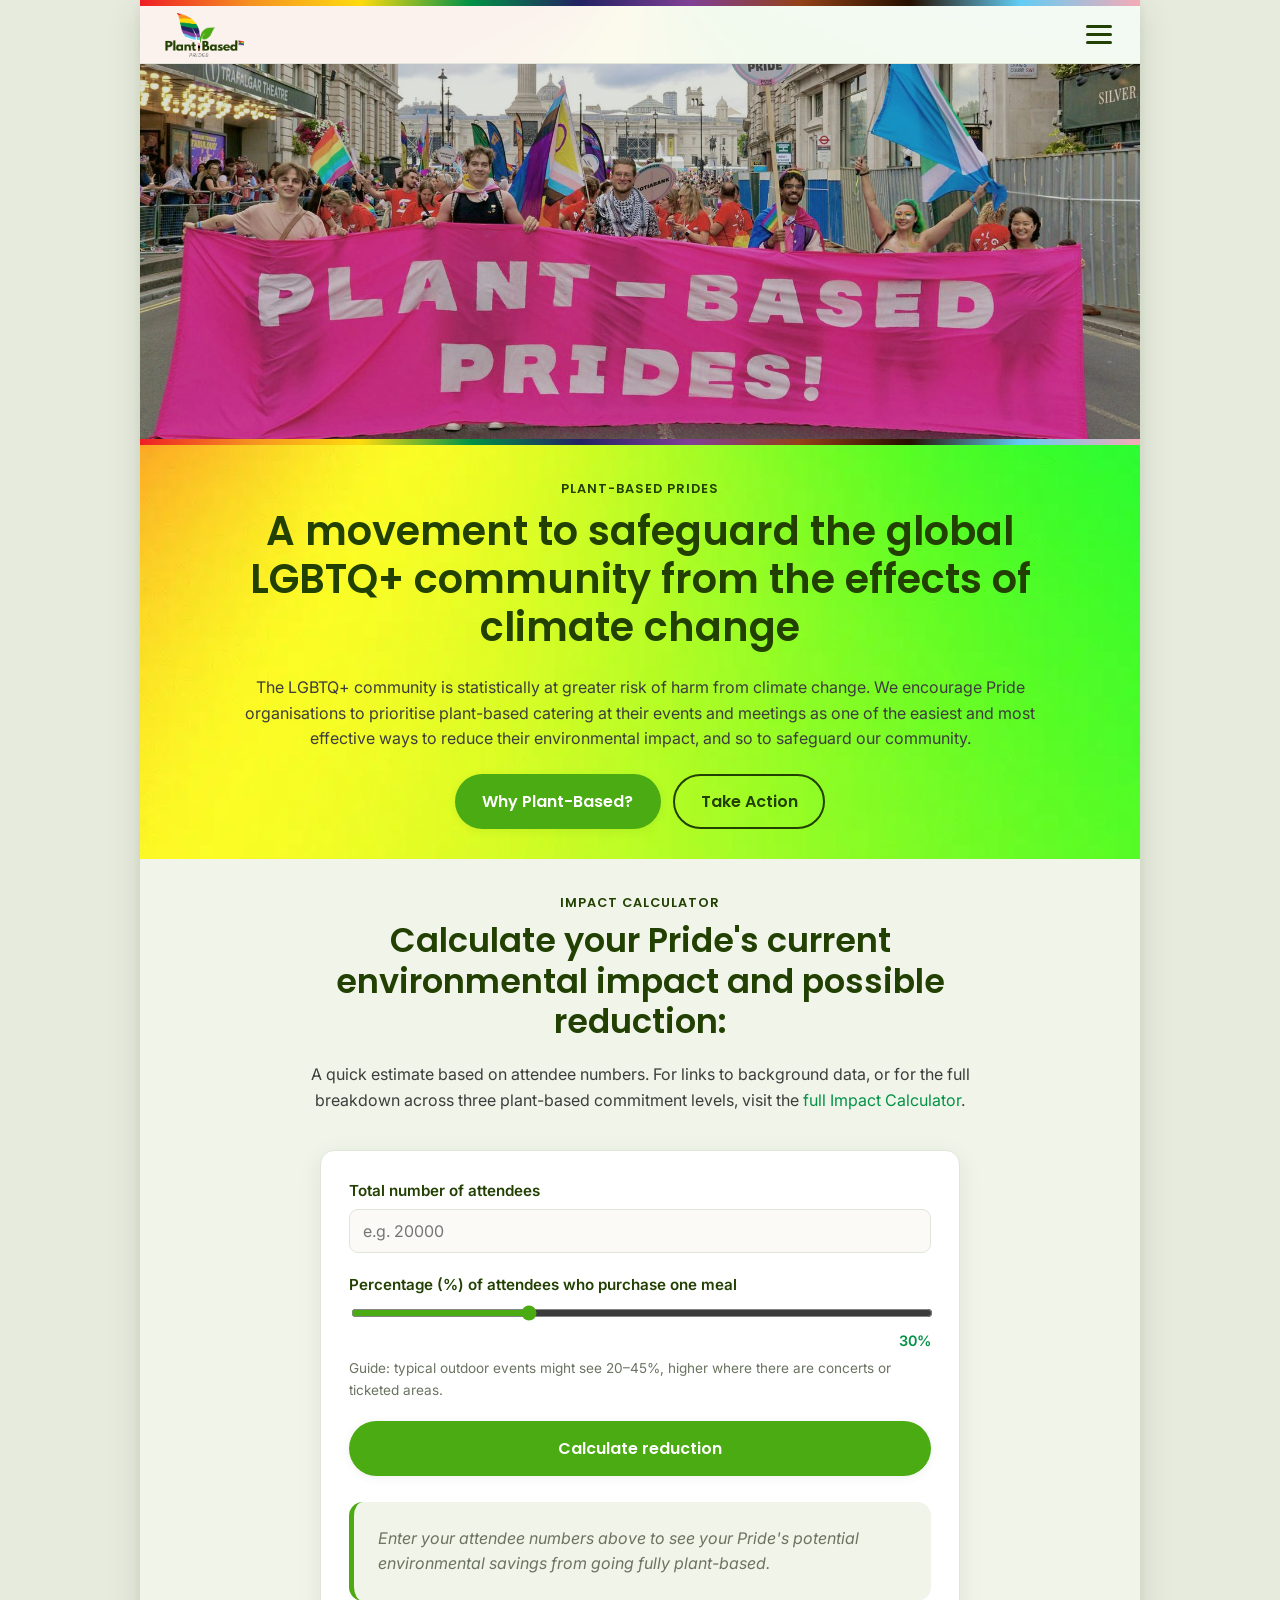
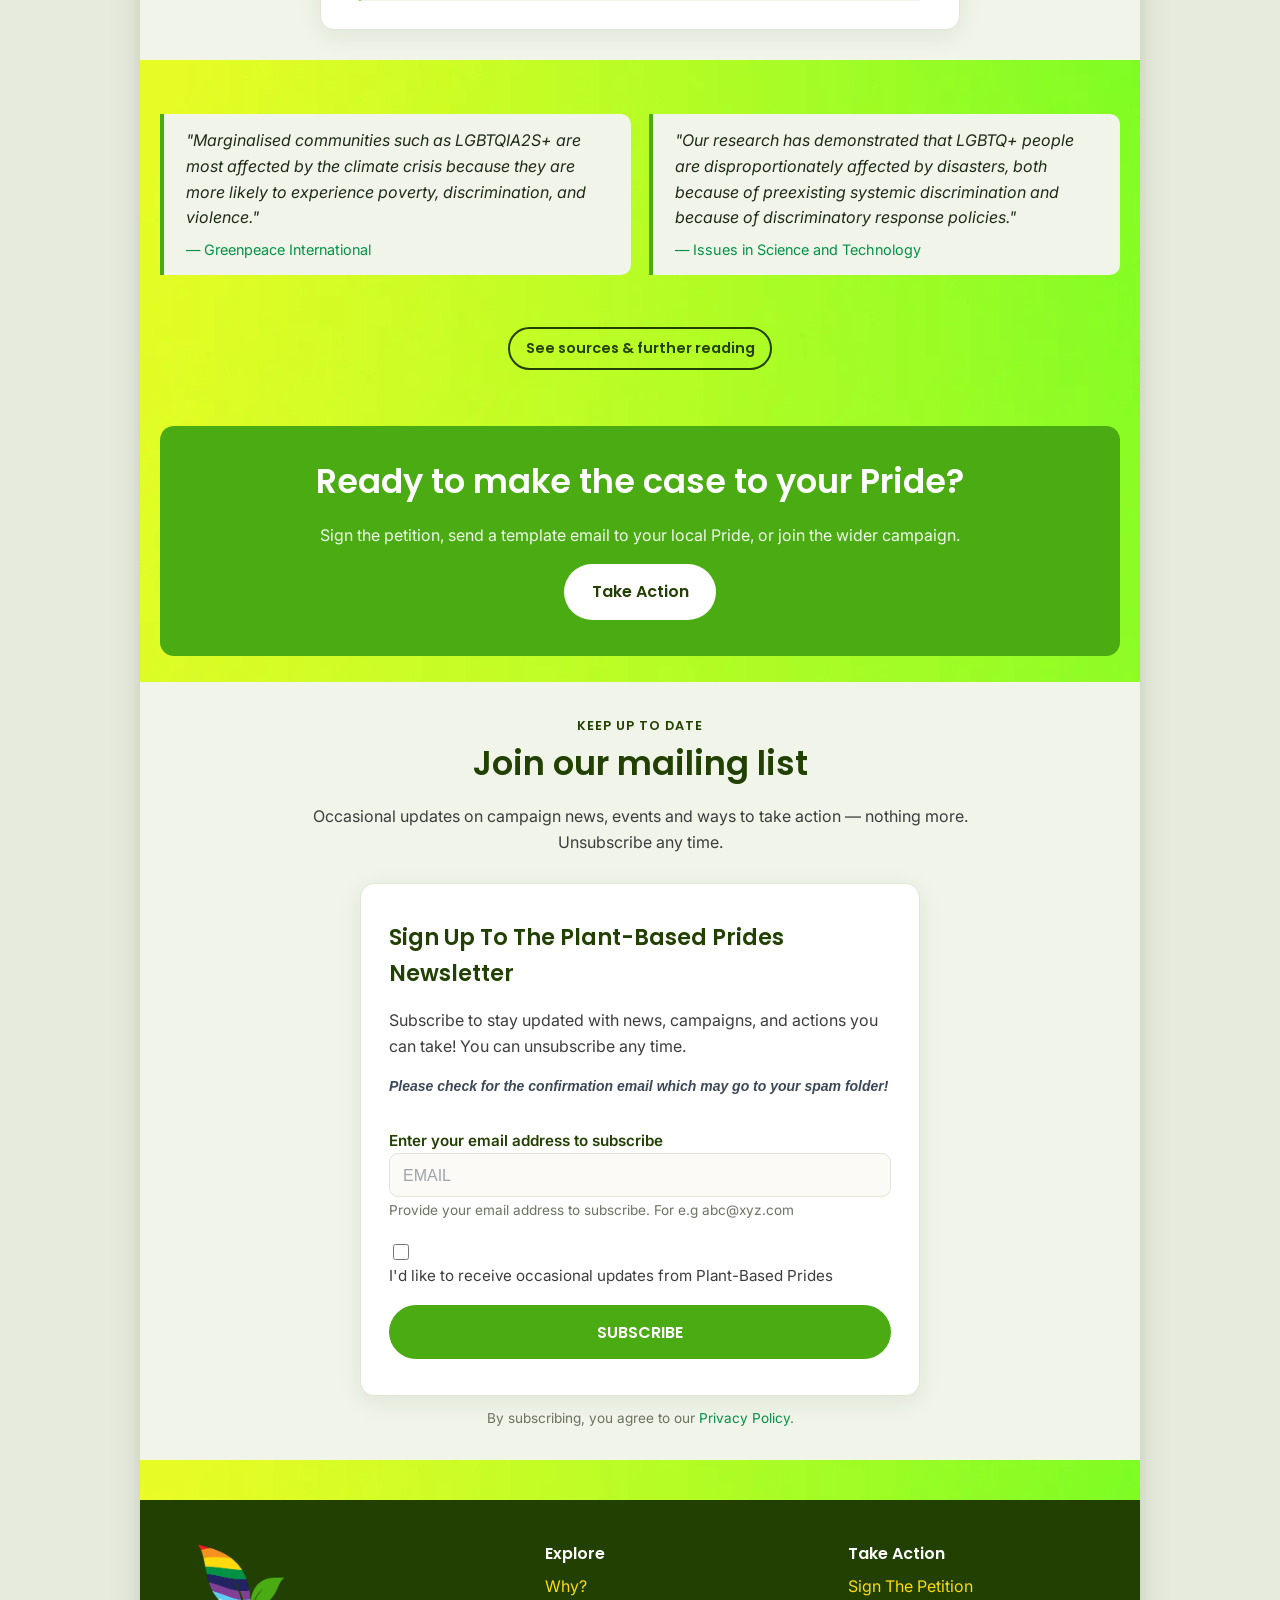
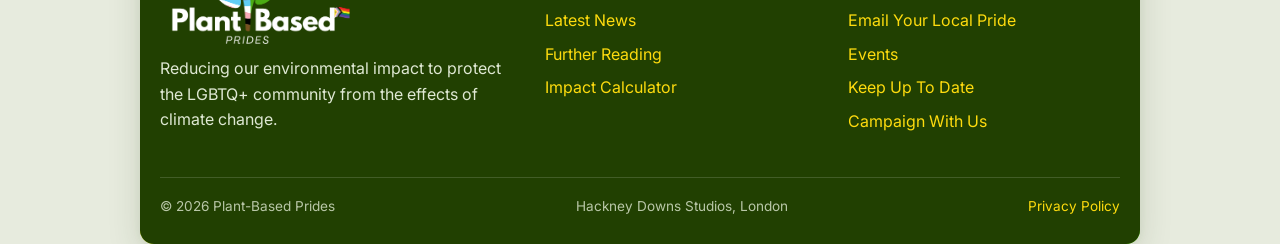
<file: index.html>
<!DOCTYPE html>
<html lang="en">
<head>
<meta charset="UTF-8" />
<meta name="viewport" content="width=device-width, initial-scale=1.0" />
<title>Plant-Based Prides | Protecting the LGBTQ+ community from climate change</title>
<meta name="description" content="Plant-Based Prides encourages Pride organisations to prioritise plant-based catering, reducing environmental impact to help protect the global LGBTQ+ community from climate change." />
<link rel="icon" type="image/png" href="assets/images/favicon-32.png" />
<link rel="apple-touch-icon" href="assets/images/apple-touch-icon.png" />
<link rel="preconnect" href="https://fonts.googleapis.com" />
<link rel="preconnect" href="https://fonts.gstatic.com" crossorigin />
<link href="https://fonts.googleapis.com/css2?family=Poppins:wght@500;600;700&family=Inter:wght@400;500;600&display=swap" rel="stylesheet" />
<link rel="stylesheet" href="assets/css/style.css" />
<!-- Brevo mailing list form assets (see the "Keep Up To Date" section below) -->
<style>
  @font-face {
    font-display: block;
    font-family: Roboto;
    src: url(https://assets.brevo.com/font/Roboto/Latin/normal/normal/7529907e9eaf8ebb5220c5f9850e3811.woff2) format("woff2"), url(https://assets.brevo.com/font/Roboto/Latin/normal/normal/25c678feafdc175a70922a116c9be3e7.woff) format("woff")
  }
  @font-face {
    font-display: fallback;
    font-family: Roboto;
    font-weight: 600;
    src: url(https://assets.brevo.com/font/Roboto/Latin/medium/normal/6e9caeeafb1f3491be3e32744bc30440.woff2) format("woff2"), url(https://assets.brevo.com/font/Roboto/Latin/medium/normal/71501f0d8d5aa95960f6475d5487d4c2.woff) format("woff")
  }
  @font-face {
    font-display: fallback;
    font-family: Roboto;
    font-weight: 700;
    src: url(https://assets.brevo.com/font/Roboto/Latin/bold/normal/3ef7cf158f310cf752d5ad08cd0e7e60.woff2) format("woff2"), url(https://assets.brevo.com/font/Roboto/Latin/bold/normal/ece3a1d82f18b60bcce0211725c476aa.woff) format("woff")
  }
  :where(.sib-form-message-panel) { display: none; }
  :where(.sib-form-message-panel .sib-notification__icon) { width: 20px; height: 20px; }
  #sib-container input:-ms-input-placeholder { font-family: Helvetica, sans-serif; text-align: left; color: #9fa4ab; }
  #sib-container input::placeholder { font-family: Helvetica, sans-serif; text-align: left; color: #9fa4ab; }
  #sib-container textarea::placeholder { font-family: Helvetica, sans-serif; text-align: left; color: #9fa4ab; }
  #sib-container a { text-decoration: underline; color: #2BB2FC; }
</style>
<link rel="stylesheet" href="https://sibforms.com/forms/end-form/build/sib-styles.css">
</head>
<body>

<div class="page-shell">
<header class="site-header">
  <div class="pride-stripe"></div>
  <div class="nav-wrap">
    <a href="index.html" class="brand">
      <img src="assets/images/logo-text.png" alt="Plant-Based Prides" />
    </a>
    <button class="nav-toggle" aria-label="Toggle navigation" aria-expanded="false">
      <span></span><span></span><span></span>
    </button>
    <nav class="main-nav">
      <ul>
        <li><a href="index.html">Home</a></li>
        <li><a href="why.html">Why?</a></li>
        <li class="has-dropdown">
          <a class="dropdown-toggle" href="take-action.html" aria-expanded="false">Take Action <span class="chev">&#9662;</span></a>
          <ul class="dropdown-menu">
            <li><a href="https://act.plantbasedbritain.org/plant_based_prides_petition" target="_blank" rel="noopener">Sign The Petition<span class="dd-desc">Add your name to the campaign petition</span></a></li>
            <li><a href="email-your-local-pride.html">Email Your Local Pride<span class="dd-desc">Template emails, three ways to make the case</span></a></li>
            <li><a href="events.html">Events<span class="dd-desc">Pride marches, workshops and talks we're attending</span></a></li>
            <li><a href="keep-up-to-date.html">Keep Up To Date<span class="dd-desc">Join our mailing list for news and updates</span></a></li>
            <li><a href="https://act.plantbasedbritain.org/plant_based_pride_sign_up" target="_blank" rel="noopener">Campaign With Us<span class="dd-desc">Join the wider Plant-Based Prides campaign</span></a></li>
          </ul>
        </li>
        <li><a href="latest-news.html">Latest News</a></li>
        <li><a href="further-reading.html">Further Reading</a></li>
        <li><a href="impact-calculator.html">Impact Calculator</a></li>
        <li><a class="btn btn-primary btn-sm" href="https://act.plantbasedbritain.org/plant_based_prides_petition" target="_blank" rel="noopener">Sign the Petition</a></li>
      </ul>
    </nav>
  </div>
</header>

<main>

  <section class="hero">
    <div class="hero-media hero-media--home">
      <img src="assets/images/hero-home.jpg" alt="Plant-Based Prides marchers carrying a pink banner reading 'Plant-Based Prides!' through central London" />
      <div class="hero-caption">
        <div class="container">
          <p class="hero-tagline"></p>
        </div>
      </div>
    </div>
    <div class="pride-stripe"></div>
  </section>

  <section>
    <div class="container container-narrow text-center">
      <span class="eyebrow">Plant-Based Prides</span>
      <h1>A movement to safeguard the global LGBTQ+ community from the effects of climate change</h1>
      <p>The LGBTQ+ community is statistically at greater risk of harm from climate change. We encourage Pride organisations to prioritise plant-based catering at their events and meetings as one of the easiest and most effective ways to reduce their environmental impact, and so to safeguard our community.</p>
      <div class="btn-group" style="justify-content:center; margin-top: 22px;">
        <a href="why.html" class="btn btn-primary">Why Plant-Based?</a>
        <a href="take-action.html" class="btn btn-outline">Take Action</a>
      </div>
    </div>
  </section>

  <section class="section-alt">
    <div class="container">
      <div class="text-center" style="max-width:680px; margin:0 auto 36px;">
        <span class="eyebrow">Impact Calculator</span>
        <h2>Calculate your Pride's current environmental impact and possible reduction:</h2>
        <p>A quick estimate based on attendee numbers. For links to background data, or for the full breakdown across three plant-based commitment levels, visit the <a href="impact-calculator.html">full Impact Calculator</a>.</p>
      </div>

      <div class="calc-card" style="max-width:640px; margin:0 auto;">
        <form id="miniCalcForm">
          <div class="field">
            <label for="miniAttendees">Total number of attendees</label>
            <input type="number" id="miniAttendees" min="0" placeholder="e.g. 20000" required />
          </div>
          <div class="field">
            <label for="miniMealPercent">Percentage (%) of attendees who purchase one meal</label>
            <input type="range" id="miniMealPercent" min="0" max="100" value="30" />
            <div class="range-value"><span id="miniMealPercentValue">30</span>%</div>
            <p class="field-hint">Guide: typical outdoor events might see 20&ndash;45%, higher where there are concerts or ticketed areas.</p>
          </div>
          <button type="submit" class="btn btn-primary btn-block">Calculate reduction</button>
        </form>

        <div class="results-panel empty" id="miniResults">
          Enter your attendee numbers above to see your Pride's potential environmental savings from going fully plant-based.
        </div>
      </div>
    </div>
  </section>

  <section>
    <div class="container">
      <div class="quote-grid">
        <blockquote>
          "Marginalised communities such as LGBTQIA2S+ are most affected by the climate crisis because they are more likely to experience poverty, discrimination, and violence."
          <cite>&mdash; Greenpeace International</cite>
        </blockquote>
        <blockquote>
          "Our research has demonstrated that LGBTQ+ people are disproportionately affected by disasters, both because of preexisting systemic discrimination and because of discriminatory response policies."
          <cite>&mdash; Issues in Science and Technology</cite>
        </blockquote>
      </div>
      <div class="text-center" style="margin-top:28px;">
        <a href="further-reading.html" class="btn btn-outline btn-sm">See sources &amp; further reading</a>
      </div>
    </div>
  </section>

  <section class="section-tight">
    <div class="container">
      <div class="cta-banner">
        <h2>Ready to make the case to your Pride?</h2>
        <p>Sign the petition, send a template email to your local Pride, or join the wider campaign.</p>
        <div class="btn-group" style="justify-content:center;">
          <a href="take-action.html" class="btn btn-white">Take Action</a>
        </div>
      </div>
    </div>
  </section>

  <section class="section-alt">
    <div class="container">
      <div class="text-center" style="max-width:680px; margin:0 auto 28px;">
        <span class="eyebrow">Keep Up To Date</span>
        <h2>Join our mailing list</h2>
        <p>Occasional updates on campaign news, events and ways to take action &mdash; nothing more. Unsubscribe any time.</p>
      </div>

      <!-- Begin Brevo Form -->
      <div class="newsletter-embed">
      <div class="sib-form" style="text-align: center; background-image: url(https://img.mailinblue.com/11962826/images/content_library/original/6a8c3ab6b34d7279d8d01d8e.png); background-size: cover; background-repeat: no-repeat; background-position: center center; ">
        <div id="sib-form-container" class="sib-form-container">
          <div id="error-message" class="sib-form-message-panel" style="font-family:Helvetica, sans-serif; font-size:16px; text-align:left; color:#661d1d; background-color:#ffeded; border-color:#ff4949; border-radius:3px; max-width:540px;">
            <div class="sib-form-message-panel__text sib-form-message-panel__text--center">
              <svg viewBox="0 0 512 512" class="sib-icon sib-notification__icon"><path d="M256 40c118.621 0 216 96.075 216 216 0 119.291-96.61 216-216 216-119.244 0-216-96.562-216-216 0-119.203 96.602-216 216-216m0-32C119.043 8 8 119.083 8 256c0 136.997 111.043 248 248 248s248-111.003 248-248C504 119.083 392.957 8 256 8zm-11.49 120h22.979c6.823 0 12.274 5.682 11.99 12.5l-7 168c-.268 6.428-5.556 11.5-11.99 11.5h-8.979c-6.433 0-11.722-5.073-11.99-11.5l-7-168c-.283-6.818 5.167-12.5 11.99-12.5zM256 340c-15.464 0-28 12.536-28 28s12.536 28 28 28 28-12.536 28-28-12.536-28-28-28z" /></svg>
              <span class="sib-form-message-panel__inner-text">Your subscription could not be saved. Please try again.</span>
            </div>
          </div>
          <div></div>
          <div id="success-message" class="sib-form-message-panel" style="font-family:Helvetica, sans-serif; font-size:16px; text-align:left; color:#085229; background-color:#e7faf0; border-color:#13ce66; border-radius:3px; max-width:540px;">
            <div class="sib-form-message-panel__text sib-form-message-panel__text--center">
              <svg viewBox="0 0 512 512" class="sib-icon sib-notification__icon"><path d="M256 8C119.033 8 8 119.033 8 256s111.033 248 248 248 248-111.033 248-248S392.967 8 256 8zm0 464c-118.664 0-216-96.055-216-216 0-118.663 96.055-216 216-216 118.664 0 216 96.055 216 216 0 118.663-96.055 216-216 216zm141.63-274.961L217.15 376.071c-4.705 4.667-12.303 4.637-16.97-.068l-85.878-86.572c-4.667-4.705-4.637-12.303.068-16.97l8.52-8.451c4.705-4.667 12.303-4.637 16.97.068l68.976 69.533 163.441-162.13c4.705-4.667 12.303-4.637 16.97.068l8.451 8.52c4.668 4.705 4.637 12.303-.068 16.97z" /></svg>
              <span class="sib-form-message-panel__inner-text">Your subscription has been successful.</span>
            </div>
          </div>
          <div></div>
          <div id="sib-container" class="sib-container--large sib-container--vertical" style="max-width:540px; text-align:center; background-color:rgba(255,255,255,0.98); border-width:1px; border-style:solid; border-color:#C0CCD9; border-radius:8px; direction:ltr">
            <form id="sib-form" method="POST" action="https://230ac8a7.sibforms.com/serve/[base64]" data-type="subscription">
              <div style="padding: 8px 0;">
                <div class="sib-form-block" style="font-family:Helvetica, sans-serif; font-size:30px; font-weight:700; text-align:left; color:#3C4858; background-color:transparent; text-align:left">
                  <p>Sign Up To The Plant-Based Prides Newsletter</p>
                </div>
              </div>
              <div style="padding: 8px 0;">
                <div class="sib-form-block" style="font-family:Helvetica, sans-serif; font-size:16px; text-align:left; color:#3C4858; background-color:transparent; text-align:left">
                  <div class="sib-text-form-block">
                    <p>Subscribe to stay updated with news, campaigns, and actions you can take! You can unsubscribe any time.</p>
                  </div>
                </div>
              </div>
              <div style="padding: 8px 0;">
                <div class="sib-form-block" style="font-family:Helvetica, sans-serif; font-size:14px; font-style:italic; text-align:left; color:#3C4858; background-color:transparent; text-align:left">
                  <div class="sib-text-form-block">
                    <p><strong>Please check for the confirmation email which may go to your spam folder!</strong></p>
                  </div>
                </div>
              </div>
              <div style="padding: 8px 0;">
                <div class="sib-input sib-form-block">
                  <div class="form__entry entry_block">
                    <div class="form__label-row ">
                      <label class="entry__label" style="font-weight: 700; text-align: left; font-family:Helvetica, sans-serif; font-size:16px; font-weight:700; text-align:left; color:#3c4858;" for="EMAIL" data-required="*">Enter your email address to subscribe</label>
                      <div class="entry__field">
                        <input class="input " type="text" id="EMAIL" name="EMAIL" autocomplete="off" value="" placeholder="EMAIL" data-required="true" required />
                      </div>
                    </div>
                    <label class="entry__error entry__error--primary" style="font-family:Helvetica, sans-serif; font-size:16px; text-align:left; color:#661d1d; background-color:#ffeded; border-color:#ff4949; border-radius:3px;"></label>
                    <label class="entry__specification" style="font-family:Helvetica, sans-serif; font-size:13px; text-align:left; color:#8390A4; text-align: left ">Provide your email address to subscribe. For e.g abc@xyz.com</label>
                  </div>
                </div>
              </div>
              <div style="padding: 8px 0;">
                <div class="sib-optin sib-form-block">
                  <div class="form__entry entry_mcq">
                    <div class="form__label-row ">
                      <div class="entry__choice" style="">
                        <label>
                          <input type="checkbox" class="input_replaced" value="1" id="OPT_IN" name="OPT_IN" />
                          <span class="checkbox checkbox_tick_positive" style="margin-left:"></span><span style="font-family:Helvetica, sans-serif; font-size:14px; text-align:left; color:#3C4858; background-color:transparent;"><p>I&#39;d like to receive occasional updates from Plant-Based Prides</p></span>
                        </label>
                      </div>
                    </div>
                    <label class="entry__error entry__error--primary" style="font-family:Helvetica, sans-serif; font-size:16px; text-align:left; color:#661d1d; background-color:#ffeded; border-color:#ff4949; border-radius:3px;"></label>
                  </div>
                </div>
              </div>
              <div style="padding: 8px 0;">
                <div class="sib-form-block" style="text-align: left">
                  <button class="sib-form-block__button sib-form-block__button-with-loader" style="font-family:Helvetica, sans-serif; font-size:16px; font-weight:700; text-align:left; color:#FFFFFF; background-color:#3E4857; border-width:0px; border-radius:3px;" form="sib-form" type="submit">
                    <svg class="icon clickable__icon progress-indicator__icon sib-hide-loader-icon" viewBox="0 0 512 512"><path d="M460.116 373.846l-20.823-12.022c-5.541-3.199-7.54-10.159-4.663-15.874 30.137-59.886 28.343-131.652-5.386-189.946-33.641-58.394-94.896-95.833-161.827-99.676C261.028 55.961 256 50.751 256 44.352V20.309c0-6.904 5.808-12.337 12.703-11.982 83.556 4.306 160.163 50.864 202.11 123.677 42.063 72.696 44.079 162.316 6.031 236.832-3.14 6.148-10.75 8.461-16.728 5.01z" /></svg>
                    SUBSCRIBE
                  </button>
                </div>
              </div>
              <input type="text" name="email_address_check" value="" class="input--hidden">
              <input type="hidden" name="locale" value="en">
            </form>
          </div>
        </div>
      </div>
      </div>
      <p class="newsletter-note">By subscribing, you agree to our <a href="privacy-policy.html">Privacy Policy</a>.</p>
      <!-- End Brevo Form -->
    </div>
  </section>

</main>

<footer class="site-footer">
  <div class="container">
    <div class="footer-grid">
      <div class="footer-brand">
        <img src="assets/images/logo-text-light.png" alt="Plant-Based Prides" />
        <p>Reducing our environmental impact to protect the LGBTQ+ community from the effects of climate change.</p>
      </div>
      <div>
        <h4>Explore</h4>
        <ul>
          <li><a href="why.html">Why?</a></li>
          <li><a href="latest-news.html">Latest News</a></li>
          <li><a href="further-reading.html">Further Reading</a></li>
          <li><a href="impact-calculator.html">Impact Calculator</a></li>
        </ul>
      </div>
      <div>
        <h4>Take Action</h4>
        <ul>
          <li><a href="https://act.plantbasedbritain.org/plant_based_prides_petition" target="_blank" rel="noopener">Sign The Petition</a></li>
          <li><a href="email-your-local-pride.html">Email Your Local Pride</a></li>
          <li><a href="events.html">Events</a></li>
          <li><a href="keep-up-to-date.html">Keep Up To Date</a></li>
          <li><a href="https://act.plantbasedbritain.org/plant_based_pride_sign_up" target="_blank" rel="noopener">Campaign With Us</a></li>
        </ul>
      </div>
    </div>
    <div class="footer-bottom">
      <span>&copy; <span id="year"></span> Plant-Based Prides</span>
      <span>Hackney Downs Studios, London</span>
      <a href="privacy-policy.html">Privacy Policy</a>
    </div>
  </div>
</footer>
</div>

<script>document.getElementById('year').textContent = new Date().getFullYear();</script>
<script src="assets/js/calculator.js"></script>
<script src="assets/js/main.js"></script>
<script>
  document.addEventListener("DOMContentLoaded", () => {
    const slider = document.getElementById("miniMealPercent");
    const sliderValue = document.getElementById("miniMealPercentValue");
    const form = document.getElementById("miniCalcForm");
    const results = document.getElementById("miniResults");

    slider.addEventListener("input", () => { sliderValue.textContent = slider.value; });

    form.addEventListener("submit", (e) => {
      e.preventDefault();
      const attendees = document.getElementById("miniAttendees").value;
      const mealPercent = slider.value;
      const r = PBP_CALC.compute(attendees, mealPercent, 100);

      if (!attendees || Number(attendees) <= 0) {
        results.classList.add("empty");
        results.innerHTML = "Please enter a valid number of attendees.";
        return;
      }

      results.classList.remove("empty");
      results.innerHTML = `
        <h3>Going 100% plant-based could save:</h3>
        <div class="stat-grid">
          <div class="stat"><span class="stat-value">${PBP_CALC.fmt(r.co2Saved, 0)} kg</span><span class="stat-label">CO&#8322;e saved</span></div>
          <div class="stat"><span class="stat-value">${PBP_CALC.fmt(r.landSaved, 0)} ft&sup2;</span><span class="stat-label">Land saved</span></div>
          <div class="stat"><span class="stat-value">${PBP_CALC.fmt(r.waterSaved, 0)} L</span><span class="stat-label">Water saved</span></div>
        </div>
        <p class="equivalents">That's roughly the same as ${PBP_CALC.fmt(r.equivalents.treesSaved,0)} trees' worth of CO&#8322; absorbed in a year, and ${PBP_CALC.fmt(r.equivalents.poolsSaved,2)} Olympic swimming pools of water.</p>
        <p><a href="impact-calculator.html">See the 60% and 30% plant-based options &rarr;</a></p>
      `;
    });
  });
</script>

<!-- Brevo mailing list form script -->
<script>
  window.REQUIRED_CODE_ERROR_MESSAGE = 'Please choose a country code';
  window.LOCALE = 'en';
  window.EMAIL_INVALID_MESSAGE = window.SMS_INVALID_MESSAGE = "The information provided is invalid. Please review the field format and try again.";
  window.REQUIRED_ERROR_MESSAGE = "This field cannot be left blank. ";
  window.GENERIC_INVALID_MESSAGE = "The information provided is invalid. Please review the field format and try again.";
  window.INVALID_NUMBER = "The information provided is invalid. Please review the field format and try again.";
  window.INVALID_DATE = "Please enter a valid date";
  window.REQUIRED_MULTISELECT_MESSAGE = 'Please select at least 1 option';
  window.translation = {
    common: {
      selectedList: '{quantity} list selected',
      selectedLists: '{quantity} lists selected',
      selectedOption: '{quantity} selected',
      selectedOptions: '{quantity} selected',
    }
  };
  var AUTOHIDE = Boolean(0);
</script>
<script defer src="https://sibforms.com/forms/end-form/build/main.js"></script>

</body>
</html>
</file>
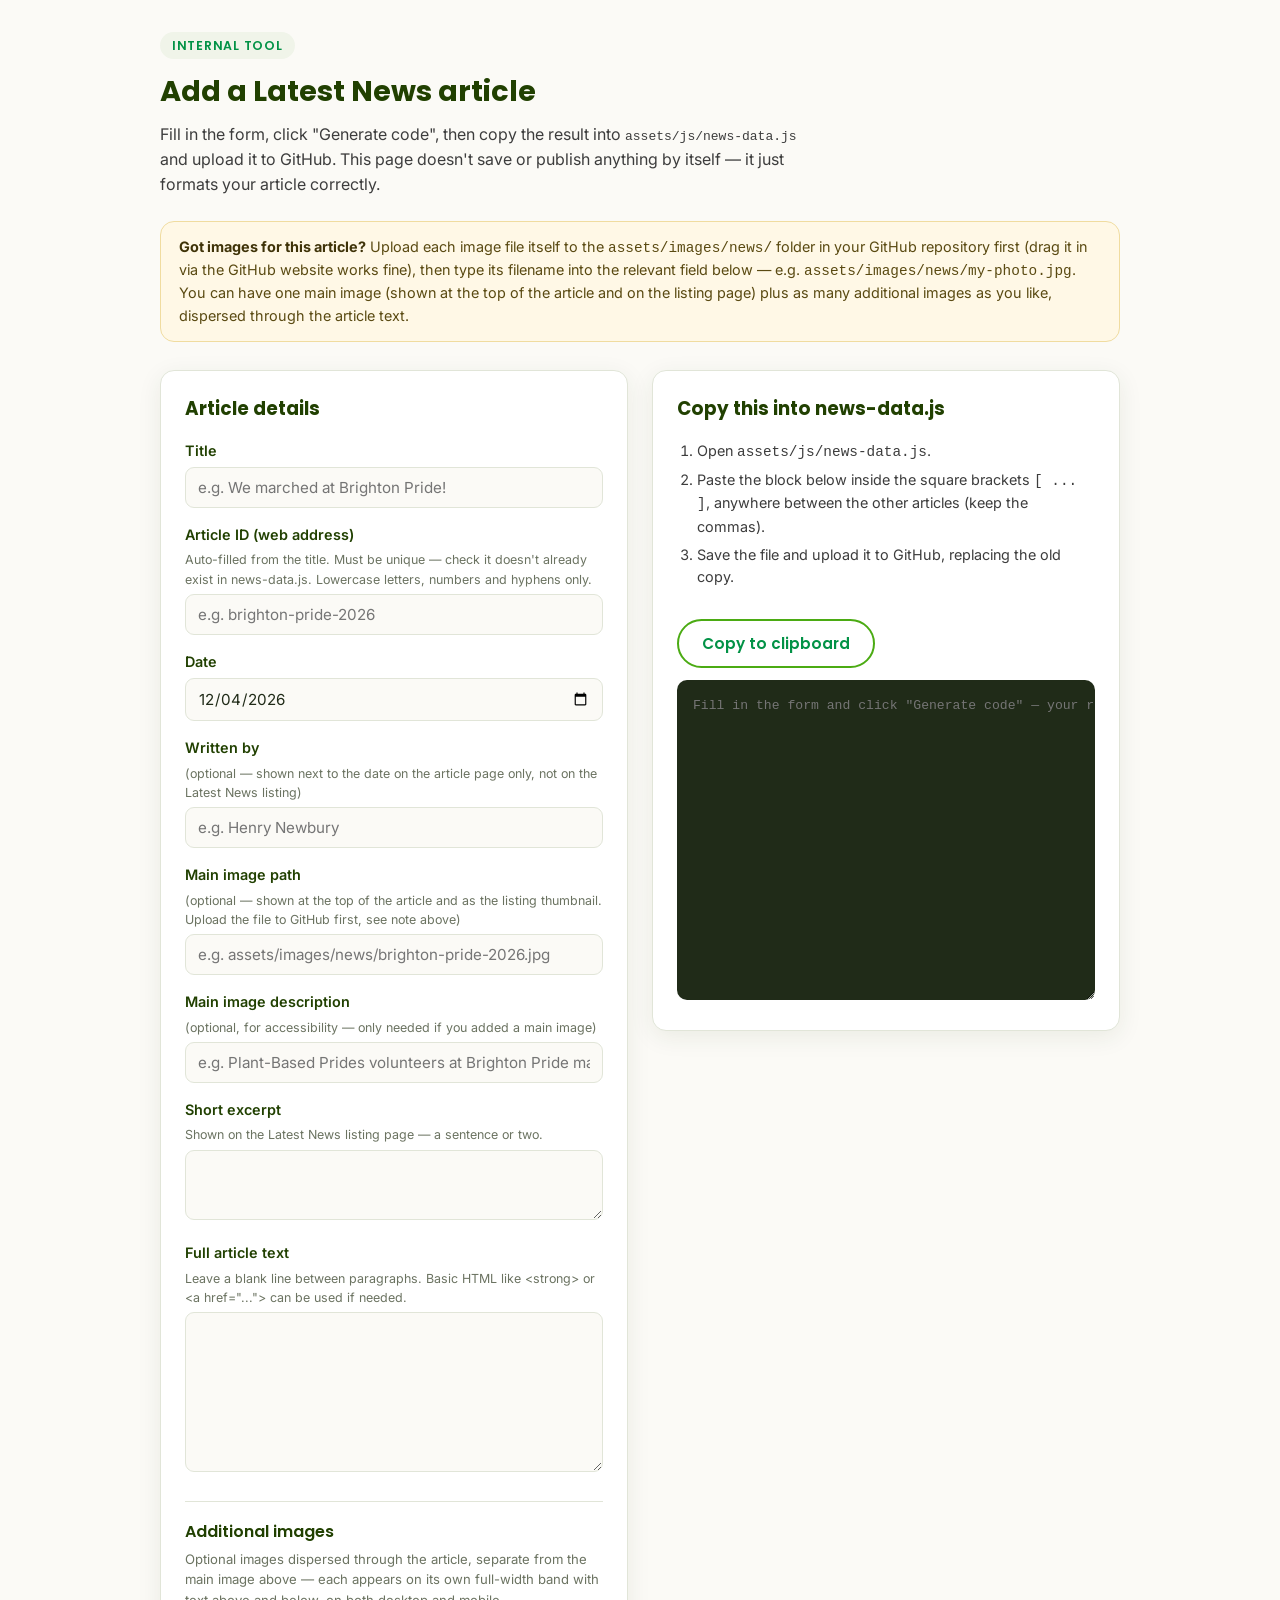
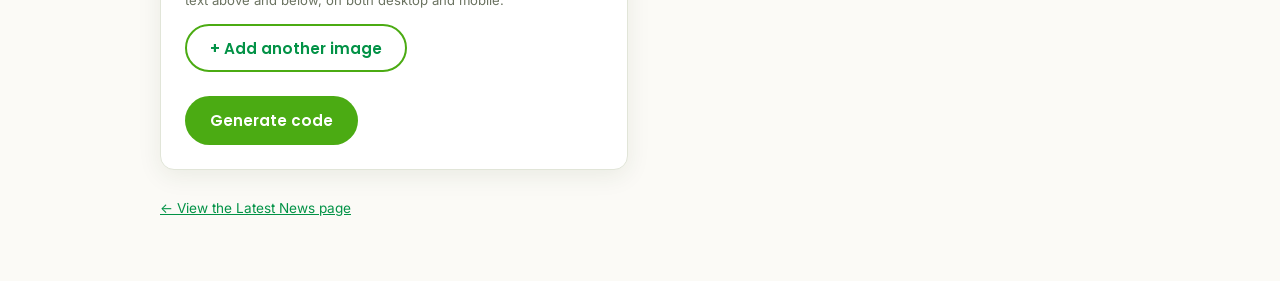
<file: admin.html>
<!DOCTYPE html>
<html lang="en">
<head>
<meta charset="UTF-8" />
<meta name="viewport" content="width=device-width, initial-scale=1.0" />
<title>News Admin | Plant-Based Prides</title>
<meta name="robots" content="noindex, nofollow" />
<link rel="icon" type="image/png" href="assets/images/favicon-32.png" />
<link rel="preconnect" href="https://fonts.googleapis.com" />
<link rel="preconnect" href="https://fonts.gstatic.com" crossorigin />
<link href="https://fonts.googleapis.com/css2?family=Poppins:wght@500;600;700&family=Inter:wght@400;500;600&display=swap" rel="stylesheet" />
<style>
  :root {
    --pbp-dark-green: #214001;
    --pbp-green: #4bab13;
    --pbp-green-deep: #029246;
    --pbp-charcoal: #3d3d3d;
    --pbp-ink: #202b18;
    --pbp-bg: #fbfaf6;
    --pbp-bg-alt: #f0f4e9;
    --pbp-white: #ffffff;
    --pbp-border: #e1e5d8;
    --font-heading: "Poppins", "Segoe UI", system-ui, sans-serif;
    --font-body: "Inter", "Segoe UI", system-ui, -apple-system, sans-serif;
    --radius: 14px;
    --shadow-soft: 0 6px 24px rgba(33, 64, 1, 0.08);
  }
  * { box-sizing: border-box; }
  body {
    margin: 0;
    background: var(--pbp-bg);
    color: var(--pbp-ink);
    font-family: var(--font-body);
    line-height: 1.55;
  }
  .admin-shell {
    max-width: 1000px;
    margin: 0 auto;
    padding: 32px 20px 64px;
  }
  .admin-header {
    margin-bottom: 24px;
  }
  .admin-header .tag {
    display: inline-block;
    font-family: var(--font-heading);
    font-weight: 600;
    font-size: 0.78rem;
    letter-spacing: 0.06em;
    text-transform: uppercase;
    color: var(--pbp-green-deep);
    background: var(--pbp-bg-alt);
    border-radius: 999px;
    padding: 4px 12px;
    margin-bottom: 10px;
  }
  .admin-header h1 {
    font-family: var(--font-heading);
    color: var(--pbp-dark-green);
    margin: 0 0 8px;
    font-size: 1.8rem;
  }
  .admin-header p {
    margin: 0;
    color: var(--pbp-charcoal);
    max-width: 640px;
  }
  .admin-notice {
    background: #fff8e6;
    border: 1px solid #f0dca0;
    border-radius: var(--radius);
    padding: 14px 18px;
    font-size: 0.9rem;
    color: #5a4a12;
    margin: 20px 0 28px;
  }
  .admin-notice strong { color: #3f3308; }
  .admin-grid {
    display: grid;
    grid-template-columns: 1fr;
    gap: 24px;
  }
  @media (min-width: 900px) {
    .admin-grid { grid-template-columns: 1fr 1fr; align-items: start; }
  }
  .admin-card {
    background: var(--pbp-white);
    border: 1px solid var(--pbp-border);
    border-radius: var(--radius);
    box-shadow: var(--shadow-soft);
    padding: 24px;
  }
  .admin-card h2 {
    font-family: var(--font-heading);
    color: var(--pbp-dark-green);
    font-size: 1.15rem;
    margin: 0 0 16px;
  }
  .field { margin-bottom: 16px; }
  .field label {
    display: block;
    font-family: var(--font-body);
    font-weight: 600;
    color: var(--pbp-dark-green);
    font-size: 0.9rem;
    margin-bottom: 5px;
  }
  .field .hint {
    display: block;
    font-weight: 400;
    color: #6b7361;
    font-size: 0.78rem;
    margin-top: 4px;
  }
  .field input[type="text"],
  .field input[type="date"],
  .field textarea {
    width: 100%;
    padding: 10px 12px;
    border: 1.5px solid var(--pbp-border);
    border-radius: 9px;
    font-size: 0.95rem;
    font-family: var(--font-body);
    background: var(--pbp-bg);
    color: var(--pbp-ink);
  }
  .field input:focus,
  .field textarea:focus {
    outline: none;
    border-color: var(--pbp-green);
  }
  .field textarea { resize: vertical; }
  #excerpt { min-height: 70px; }
  #body { min-height: 160px; }
  .btn {
    display: inline-flex;
    align-items: center;
    gap: 8px;
    font-family: var(--font-heading);
    font-weight: 600;
    font-size: 0.95rem;
    padding: 0.7em 1.5em;
    border-radius: 999px;
    border: 2px solid transparent;
    background: var(--pbp-green);
    color: var(--pbp-white);
    cursor: pointer;
    transition: background 0.15s ease, transform 0.15s ease;
  }
  .btn:hover { background: var(--pbp-dark-green); transform: translateY(-1px); }
  .btn-secondary {
    background: var(--pbp-white);
    color: var(--pbp-green-deep);
    border-color: var(--pbp-green);
  }
  .btn-secondary:hover { background: var(--pbp-bg-alt); }
  .output-actions {
    display: flex;
    gap: 10px;
    margin-bottom: 12px;
    flex-wrap: wrap;
  }
  #output {
    width: 100%;
    min-height: 320px;
    font-family: "SFMono-Regular", Consolas, "Liberation Mono", Menlo, monospace;
    font-size: 0.82rem;
    line-height: 1.5;
    background: var(--pbp-ink);
    color: #eaf5df;
    border: none;
    border-radius: 10px;
    padding: 16px;
    white-space: pre;
    overflow: auto;
  }
  .copy-status {
    font-size: 0.85rem;
    color: var(--pbp-green-deep);
    margin-left: 4px;
    min-height: 1.2em;
    display: inline-block;
  }
  .steps {
    margin: 0;
    padding-left: 20px;
    font-size: 0.9rem;
    color: var(--pbp-charcoal);
  }
  .steps li { margin-bottom: 6px; }
  .back-link {
    display: inline-block;
    margin-top: 28px;
    font-size: 0.85rem;
    color: var(--pbp-green-deep);
  }
  .field-section-title {
    font-family: var(--font-heading);
    font-weight: 600;
    color: var(--pbp-dark-green);
    font-size: 1rem;
    margin: 22px 0 4px;
    padding-top: 18px;
    border-top: 1px solid var(--pbp-border);
  }
  .field-section-hint {
    font-size: 0.82rem;
    color: #6b7361;
    margin: 0 0 14px;
  }
  .extra-image-row {
    background: var(--pbp-bg);
    border: 1.5px solid var(--pbp-border);
    border-radius: 10px;
    padding: 14px 14px 4px;
    margin-bottom: 14px;
  }
  .extra-image-row-header {
    display: flex;
    align-items: center;
    justify-content: space-between;
    margin-bottom: 6px;
  }
  .extra-image-row-header span {
    font-family: var(--font-heading);
    font-weight: 600;
    font-size: 0.85rem;
    color: var(--pbp-dark-green);
  }
  .remove-image-btn {
    background: none;
    border: none;
    color: #a33;
    font-size: 0.8rem;
    cursor: pointer;
    padding: 2px 4px;
    text-decoration: underline;
  }
  .field-row-2 {
    display: grid;
    grid-template-columns: 1fr 140px;
    gap: 12px;
  }
  .add-image-btn { margin-bottom: 4px; }
</style>
</head>
<body>

<div class="admin-shell">

  <div class="admin-header">
    <span class="tag">Internal tool</span>
    <h1>Add a Latest News article</h1>
    <p>Fill in the form, click "Generate code", then copy the result into <code>assets/js/news-data.js</code> and upload it to GitHub. This page doesn't save or publish anything by itself &mdash; it just formats your article correctly.</p>
  </div>

  <div class="admin-notice">
    <strong>Got images for this article?</strong> Upload each image file itself to the <code>assets/images/news/</code> folder in your GitHub repository first (drag it in via the GitHub website works fine), then type its filename into the relevant field below &mdash; e.g. <code>assets/images/news/my-photo.jpg</code>. You can have one main image (shown at the top of the article and on the listing page) plus as many additional images as you like, dispersed through the article text.
  </div>

  <div class="admin-grid">

    <div class="admin-card">
      <h2>Article details</h2>

      <div class="field">
        <label for="title">Title</label>
        <input type="text" id="title" placeholder="e.g. We marched at Brighton Pride!" />
      </div>

      <div class="field">
        <label for="id">Article ID (web address)
          <span class="hint">Auto-filled from the title. Must be unique &mdash; check it doesn't already exist in news-data.js. Lowercase letters, numbers and hyphens only.</span>
        </label>
        <input type="text" id="id" placeholder="e.g. brighton-pride-2026" />
      </div>

      <div class="field">
        <label for="date">Date</label>
        <input type="date" id="date" />
      </div>

      <div class="field">
        <label for="author">Written by <span class="hint">(optional &mdash; shown next to the date on the article page only, not on the Latest News listing)</span></label>
        <input type="text" id="author" placeholder="e.g. Henry Newbury" />
      </div>

      <div class="field">
        <label for="image">Main image path <span class="hint">(optional &mdash; shown at the top of the article and as the listing thumbnail. Upload the file to GitHub first, see note above)</span></label>
        <input type="text" id="image" placeholder="e.g. assets/images/news/brighton-pride-2026.jpg" />
      </div>

      <div class="field">
        <label for="imageAlt">Main image description <span class="hint">(optional, for accessibility &mdash; only needed if you added a main image)</span></label>
        <input type="text" id="imageAlt" placeholder="e.g. Plant-Based Prides volunteers at Brighton Pride march" />
      </div>

      <div class="field">
        <label for="excerpt">Short excerpt <span class="hint">Shown on the Latest News listing page &mdash; a sentence or two.</span></label>
        <textarea id="excerpt"></textarea>
      </div>

      <div class="field">
        <label for="body">Full article text <span class="hint">Leave a blank line between paragraphs. Basic HTML like &lt;strong&gt; or &lt;a href="..."&gt; can be used if needed.</span></label>
        <textarea id="body"></textarea>
      </div>

      <div class="field-section-title">Additional images</div>
      <p class="field-section-hint">Optional images dispersed through the article, separate from the main image above &mdash; each appears on its own full-width band with text above and below, on both desktop and mobile.</p>

      <div id="extraImages"></div>
      <button class="btn btn-secondary add-image-btn" type="button" id="addImageBtn">+ Add another image</button>

      <div style="margin-top:20px;">
        <button class="btn" type="button" id="generateBtn">Generate code</button>
      </div>
    </div>

    <div class="admin-card">
      <h2>Copy this into news-data.js</h2>
      <ol class="steps">
        <li>Open <code>assets/js/news-data.js</code>.</li>
        <li>Paste the block below inside the square brackets <code>[ ... ]</code>, anywhere between the other articles (keep the commas).</li>
        <li>Save the file and upload it to GitHub, replacing the old copy.</li>
      </ol>
      <br />
      <div class="output-actions">
        <button class="btn btn-secondary" type="button" id="copyBtn">Copy to clipboard</button>
        <span class="copy-status" id="copyStatus"></span>
      </div>
      <textarea id="output" readonly placeholder="Fill in the form and click &quot;Generate code&quot; &mdash; your ready-to-paste article block will appear here."></textarea>
    </div>

  </div>

  <a class="back-link" href="latest-news.html">&larr; View the Latest News page</a>

</div>

<script>
  function slugify(str) {
    return String(str || "")
      .toLowerCase()
      .trim()
      .replace(/[^a-z0-9]+/g, "-")
      .replace(/^-+|-+$/g, "");
  }

  const titleEl = document.getElementById("title");
  const idEl = document.getElementById("id");
  let idManuallyEdited = false;

  idEl.addEventListener("input", () => { idManuallyEdited = true; });
  titleEl.addEventListener("input", () => {
    if (!idManuallyEdited) idEl.value = slugify(titleEl.value);
  });

  function todayISO() {
    // Avoid `new Date()` timezone edge cases by reading the browser's local date parts.
    const now = new Date();
    const y = now.getFullYear();
    const m = String(now.getMonth() + 1).padStart(2, "0");
    const d = String(now.getDate()).padStart(2, "0");
    return `${y}-${m}-${d}`;
  }
  document.getElementById("date").value = todayISO();

  // ---- Additional images (repeatable rows) ----
  const extraImagesWrap = document.getElementById("extraImages");
  let extraImageCount = 0;

  function addExtraImageRow() {
    extraImageCount += 1;
    const n = extraImageCount;
    const row = document.createElement("div");
    row.className = "extra-image-row";
    row.dataset.rowId = n;
    row.innerHTML = `
      <div class="extra-image-row-header">
        <span>Image ${n}</span>
        <button type="button" class="remove-image-btn">Remove</button>
      </div>
      <div class="field">
        <label>Image path <span class="hint">Upload to GitHub first, then reference it here.</span></label>
        <input type="text" class="extra-src" placeholder="e.g. assets/images/news/brighton-pride-2026-2.jpg" />
      </div>
      <div class="field">
        <label>Image description <span class="hint">For accessibility.</span></label>
        <input type="text" class="extra-alt" placeholder="e.g. Volunteers handing out leaflets" />
      </div>
      <div class="field field-row-2">
        <div>
          <label>Caption <span class="hint">Optional, shown under the image.</span></label>
          <input type="text" class="extra-caption" placeholder="Optional caption" />
        </div>
        <div>
          <label>After paragraph # <span class="hint">Optional.</span></label>
          <input type="text" class="extra-after" inputmode="numeric" placeholder="Auto" />
        </div>
      </div>
    `;
    row.querySelector(".remove-image-btn").addEventListener("click", () => row.remove());
    extraImagesWrap.appendChild(row);
  }
  document.getElementById("addImageBtn").addEventListener("click", addExtraImageRow);

  document.getElementById("generateBtn").addEventListener("click", () => {
    const id = idEl.value.trim() || slugify(titleEl.value);
    const title = titleEl.value.trim();
    const date = document.getElementById("date").value.trim();
    const author = document.getElementById("author").value.trim();
    const image = document.getElementById("image").value.trim();
    const imageAlt = document.getElementById("imageAlt").value.trim();
    const excerpt = document.getElementById("excerpt").value.trim();
    const body = document.getElementById("body").value.trim();

    const output = document.getElementById("output");
    const status = document.getElementById("copyStatus");
    status.textContent = "";

    if (!title) {
      output.value = "Please enter at least a title before generating code.";
      return;
    }
    if (!id) {
      output.value = "Please enter an article ID (or a title to auto-fill one).";
      return;
    }
    if (!date) {
      output.value = "Please choose a date.";
      return;
    }

    const extraImages = Array.from(extraImagesWrap.querySelectorAll(".extra-image-row"))
      .map((row) => ({
        src: row.querySelector(".extra-src").value.trim(),
        alt: row.querySelector(".extra-alt").value.trim(),
        caption: row.querySelector(".extra-caption").value.trim(),
        after: row.querySelector(".extra-after").value.trim(),
      }))
      .filter((img) => img.src);

    let imagesBlock = "";
    if (extraImages.length) {
      const entries = extraImages
        .map((img) => {
          const afterLine = img.after && /^\d+$/.test(img.after)
            ? `\n        afterParagraph: ${parseInt(img.after, 10)},`
            : "";
          return `      {
        src: ${JSON.stringify(img.src)},
        alt: ${JSON.stringify(img.alt)},
        caption: ${JSON.stringify(img.caption)},${afterLine}
      },`;
        })
        .join("\n");
      imagesBlock = `\n    images: [\n${entries}\n    ],`;
    }

    const authorLine = author ? `\n    author: ${JSON.stringify(author)},` : "";

    const block =
`  {
    id: ${JSON.stringify(slugify(id))},
    title: ${JSON.stringify(title)},
    date: ${JSON.stringify(date)},${authorLine}
    image: ${JSON.stringify(image)},
    imageAlt: ${JSON.stringify(imageAlt)},
    excerpt: ${JSON.stringify(excerpt)},
    body: ${JSON.stringify(body)},${imagesBlock}
  },`;

    output.value = block;
  });

  document.getElementById("copyBtn").addEventListener("click", async () => {
    const output = document.getElementById("output");
    const status = document.getElementById("copyStatus");
    if (!output.value.trim()) {
      status.textContent = "Nothing to copy yet.";
      return;
    }
    try {
      await navigator.clipboard.writeText(output.value);
      status.textContent = "Copied!";
    } catch (err) {
      output.select();
      status.textContent = "Couldn't auto-copy — text is selected, press Ctrl/Cmd+C.";
    }
  });
</script>

</body>
</html>
</file>
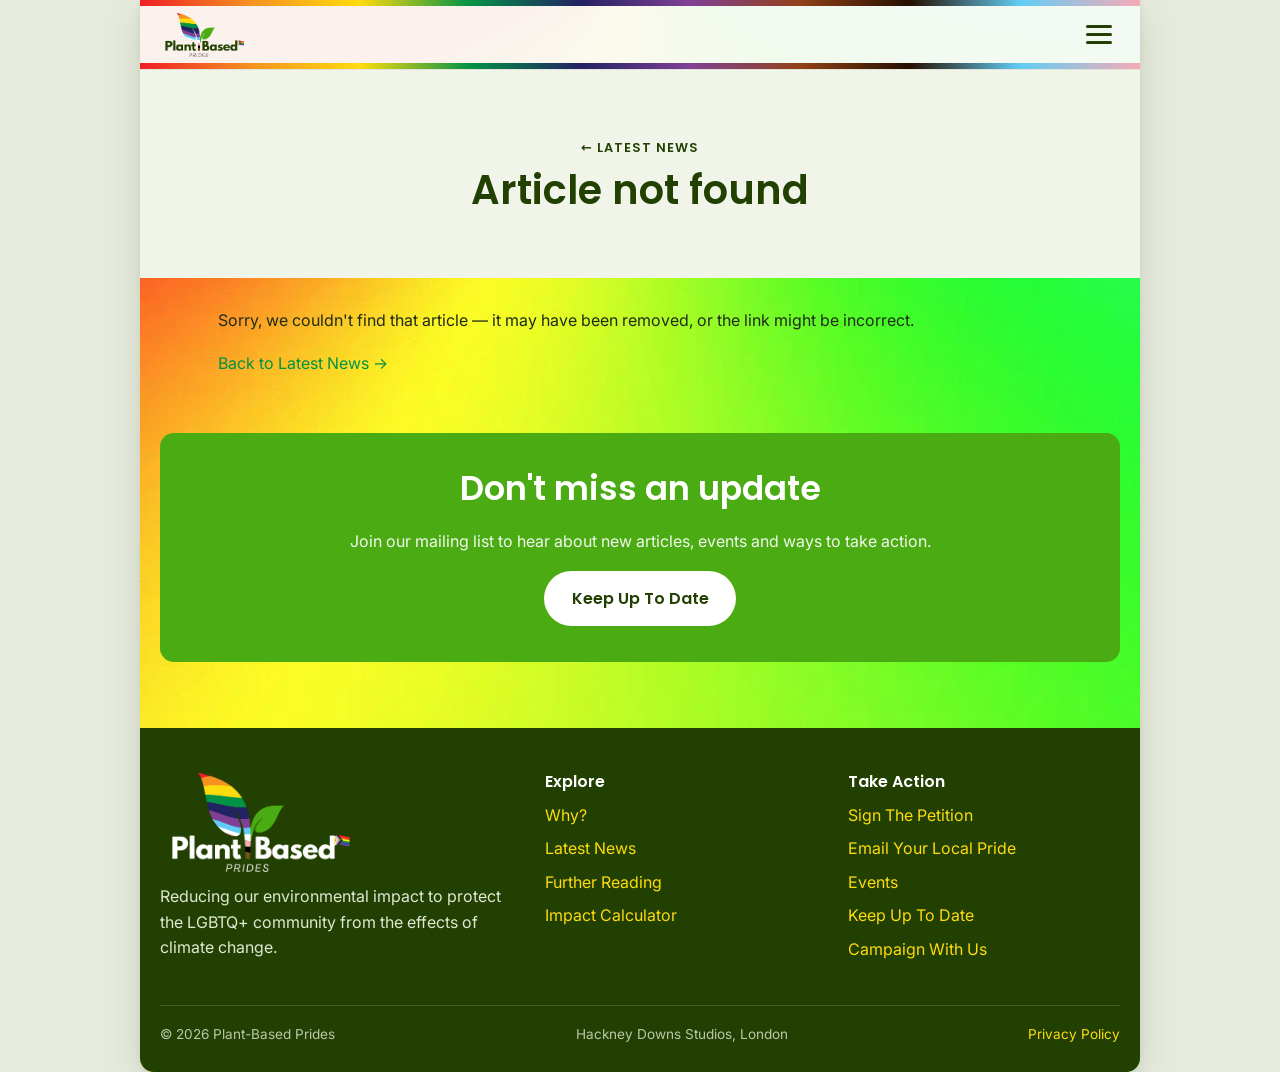
<file: article.html>
<!DOCTYPE html>
<html lang="en">
<head>
<meta charset="UTF-8" />
<meta name="viewport" content="width=device-width, initial-scale=1.0" />
<title id="pageTitle">Latest News | Plant-Based Prides</title>
<meta name="description" content="News, updates and campaign stories from Plant-Based Prides." />
<link rel="icon" type="image/png" href="assets/images/favicon-32.png" />
<link rel="apple-touch-icon" href="assets/images/apple-touch-icon.png" />
<link rel="preconnect" href="https://fonts.googleapis.com" />
<link rel="preconnect" href="https://fonts.gstatic.com" crossorigin />
<link href="https://fonts.googleapis.com/css2?family=Poppins:wght@500;600;700&family=Inter:wght@400;500;600&display=swap" rel="stylesheet" />
<link rel="stylesheet" href="assets/css/style.css" />
</head>
<body>

<div class="page-shell">
<header class="site-header">
  <div class="pride-stripe"></div>
  <div class="nav-wrap">
    <a href="index.html" class="brand">
      <img src="assets/images/logo-text.png" alt="Plant-Based Prides" />
    </a>
    <button class="nav-toggle" aria-label="Toggle navigation" aria-expanded="false">
      <span></span><span></span><span></span>
    </button>
    <nav class="main-nav">
      <ul>
        <li><a href="index.html">Home</a></li>
        <li><a href="why.html">Why?</a></li>
        <li class="has-dropdown">
          <a class="dropdown-toggle" href="take-action.html" aria-expanded="false">Take Action <span class="chev">&#9662;</span></a>
          <ul class="dropdown-menu">
            <li><a href="https://act.plantbasedbritain.org/plant_based_prides_petition" target="_blank" rel="noopener">Sign The Petition<span class="dd-desc">Add your name to the campaign petition</span></a></li>
            <li><a href="email-your-local-pride.html">Email Your Local Pride<span class="dd-desc">Template emails, three ways to make the case</span></a></li>
            <li><a href="events.html">Events<span class="dd-desc">Pride marches, workshops and talks we're attending</span></a></li>
            <li><a href="keep-up-to-date.html">Keep Up To Date<span class="dd-desc">Join our mailing list for news and updates</span></a></li>
            <li><a href="https://act.plantbasedbritain.org/plant_based_pride_sign_up" target="_blank" rel="noopener">Campaign With Us<span class="dd-desc">Join the wider Plant-Based Prides campaign</span></a></li>
          </ul>
        </li>
        <li><a href="latest-news.html">Latest News</a></li>
        <li><a href="further-reading.html">Further Reading</a></li>
        <li><a href="impact-calculator.html">Impact Calculator</a></li>
        <li><a class="btn btn-primary btn-sm" href="https://act.plantbasedbritain.org/plant_based_prides_petition" target="_blank" rel="noopener">Sign the Petition</a></li>
      </ul>
    </nav>
  </div>
  <div class="pride-stripe"></div>
</header>

<main>

  <section class="page-hero">
    <div class="container container-narrow">
      <span class="eyebrow"><a href="latest-news.html" class="eyebrow-link">&larr; Latest News</a></span>
      <h1 id="articleTitle">Article not found</h1>
      <p id="articleDate"></p>
    </div>
  </section>

  <section>
    <div class="container container-narrow">
      <div id="articleImageWrap"></div>
      <div id="articleBody" class="article-body">
        <p>Sorry, we couldn't find that article &mdash; it may have been removed, or the link might be incorrect.</p>
        <p><a href="latest-news.html">Back to Latest News &rarr;</a></p>
      </div>
    </div>
  </section>

  <section class="section-tight">
    <div class="container">
      <div class="cta-banner">
        <h2>Don't miss an update</h2>
        <p>Join our mailing list to hear about new articles, events and ways to take action.</p>
        <div class="btn-group" style="justify-content:center;">
          <a href="keep-up-to-date.html" class="btn btn-white">Keep Up To Date</a>
        </div>
      </div>
    </div>
  </section>

</main>

<footer class="site-footer">
  <div class="container">
    <div class="footer-grid">
      <div class="footer-brand">
        <img src="assets/images/logo-text-light.png" alt="Plant-Based Prides" />
        <p>Reducing our environmental impact to protect the LGBTQ+ community from the effects of climate change.</p>
      </div>
      <div>
        <h4>Explore</h4>
        <ul>
          <li><a href="why.html">Why?</a></li>
          <li><a href="latest-news.html">Latest News</a></li>
          <li><a href="further-reading.html">Further Reading</a></li>
          <li><a href="impact-calculator.html">Impact Calculator</a></li>
        </ul>
      </div>
      <div>
        <h4>Take Action</h4>
        <ul>
          <li><a href="https://act.plantbasedbritain.org/plant_based_prides_petition" target="_blank" rel="noopener">Sign The Petition</a></li>
          <li><a href="email-your-local-pride.html">Email Your Local Pride</a></li>
          <li><a href="events.html">Events</a></li>
          <li><a href="keep-up-to-date.html">Keep Up To Date</a></li>
          <li><a href="https://act.plantbasedbritain.org/plant_based_pride_sign_up" target="_blank" rel="noopener">Campaign With Us</a></li>
        </ul>
      </div>
    </div>
    <div class="footer-bottom">
      <span>&copy; <span id="year"></span> Plant-Based Prides</span>
      <span>Hackney Downs Studios, London</span>
      <a href="privacy-policy.html">Privacy Policy</a>
    </div>
  </div>
</footer>
</div>

<script>document.getElementById('year').textContent = new Date().getFullYear();</script>
<script src="assets/js/news-data.js"></script>
<script src="assets/js/main.js"></script>
<script>
  document.addEventListener("DOMContentLoaded", () => {
    const MONTHS = ["Jan","Feb","Mar","Apr","May","Jun","Jul","Aug","Sep","Oct","Nov","Dec"];
    const params = new URLSearchParams(window.location.search);
    const id = params.get("id");
    const articles = window.PBP_NEWS || [];
    const article = articles.find((a) => a.id === id);

    if (!article) return; // fallback "not found" markup already in the page

    function escapeHtml(str) {
      return String(str || "").replace(/[&<>"']/g, (c) => ({
        "&": "&amp;", "<": "&lt;", ">": "&gt;", '"': "&quot;", "'": "&#39;",
      }[c]));
    }

    document.getElementById("pageTitle").textContent = `${article.title} | Plant-Based Prides`;
    document.getElementById("articleTitle").textContent = article.title;

    const d = new Date(article.date + "T00:00:00");
    const dateLabel = `${d.getDate()} ${MONTHS[d.getMonth()]} ${d.getFullYear()}`;
    document.getElementById("articleDate").textContent = article.author
      ? `${dateLabel} - ${article.author}`
      : dateLabel;

    if (article.image) {
      document.getElementById("articleImageWrap").innerHTML =
        `<img class="article-image" src="${article.image}" alt="${escapeHtml(article.imageAlt || "")}" />`;
    }

    // Body text: blank-line-separated paragraphs. Basic HTML (e.g. <strong>,
    // <a href="...">) written into news-data.js is trusted content authored
    // via admin.html, so it's inserted as-is rather than escaped.
    const paragraphs = String(article.body || "")
      .split(/\n\s*\n/)
      .map((p) => p.trim())
      .filter(Boolean);

    // Extra images dispersed through the article. Images with a specific
    // afterParagraph go exactly where asked; images that don't specify one
    // are spread out evenly among the gaps so you can just drop them in
    // without doing the maths yourself. Each sits on its own full-width
    // band, with text above and below rather than wrapped alongside it.
    const extraImages = (article.images || []).filter((img) => img && img.src);
    const unassigned = extraImages.filter((img) => !img.afterParagraph);
    const assigned = extraImages.filter((img) => img.afterParagraph);

    const autoPositions = unassigned.map((img, i) => ({
      img,
      afterParagraph: Math.min(
        paragraphs.length,
        Math.max(1, Math.round(((i + 1) * paragraphs.length) / (unassigned.length + 1)))
      ),
    }));
    const fixedPositions = assigned.map((img) => ({
      img,
      afterParagraph: Math.min(Math.max(1, Math.round(img.afterParagraph)), paragraphs.length),
    }));

    const byParagraph = {};
    [...fixedPositions, ...autoPositions].forEach(({ img, afterParagraph }) => {
      if (!byParagraph[afterParagraph]) byParagraph[afterParagraph] = [];
      byParagraph[afterParagraph].push(img);
    });

    function renderImage(img) {
      const captionHtml = img.caption
        ? `<figcaption>${escapeHtml(img.caption)}</figcaption>`
        : "";
      return `
        <figure class="article-inline-image">
          <img src="${img.src}" alt="${escapeHtml(img.alt || "")}" loading="lazy" />
          ${captionHtml}
        </figure>
      `;
    }

    const bodyHtml = paragraphs
      .map((p, i) => {
        const paragraphNumber = i + 1;
        const images = (byParagraph[paragraphNumber] || []).map(renderImage).join("");
        return `<p>${p}</p>${images}`;
      })
      .join("");

    document.getElementById("articleBody").innerHTML =
      bodyHtml || "<p>This article doesn't have any body text yet.</p>";
  });
</script>

</body>
</html>
</file>
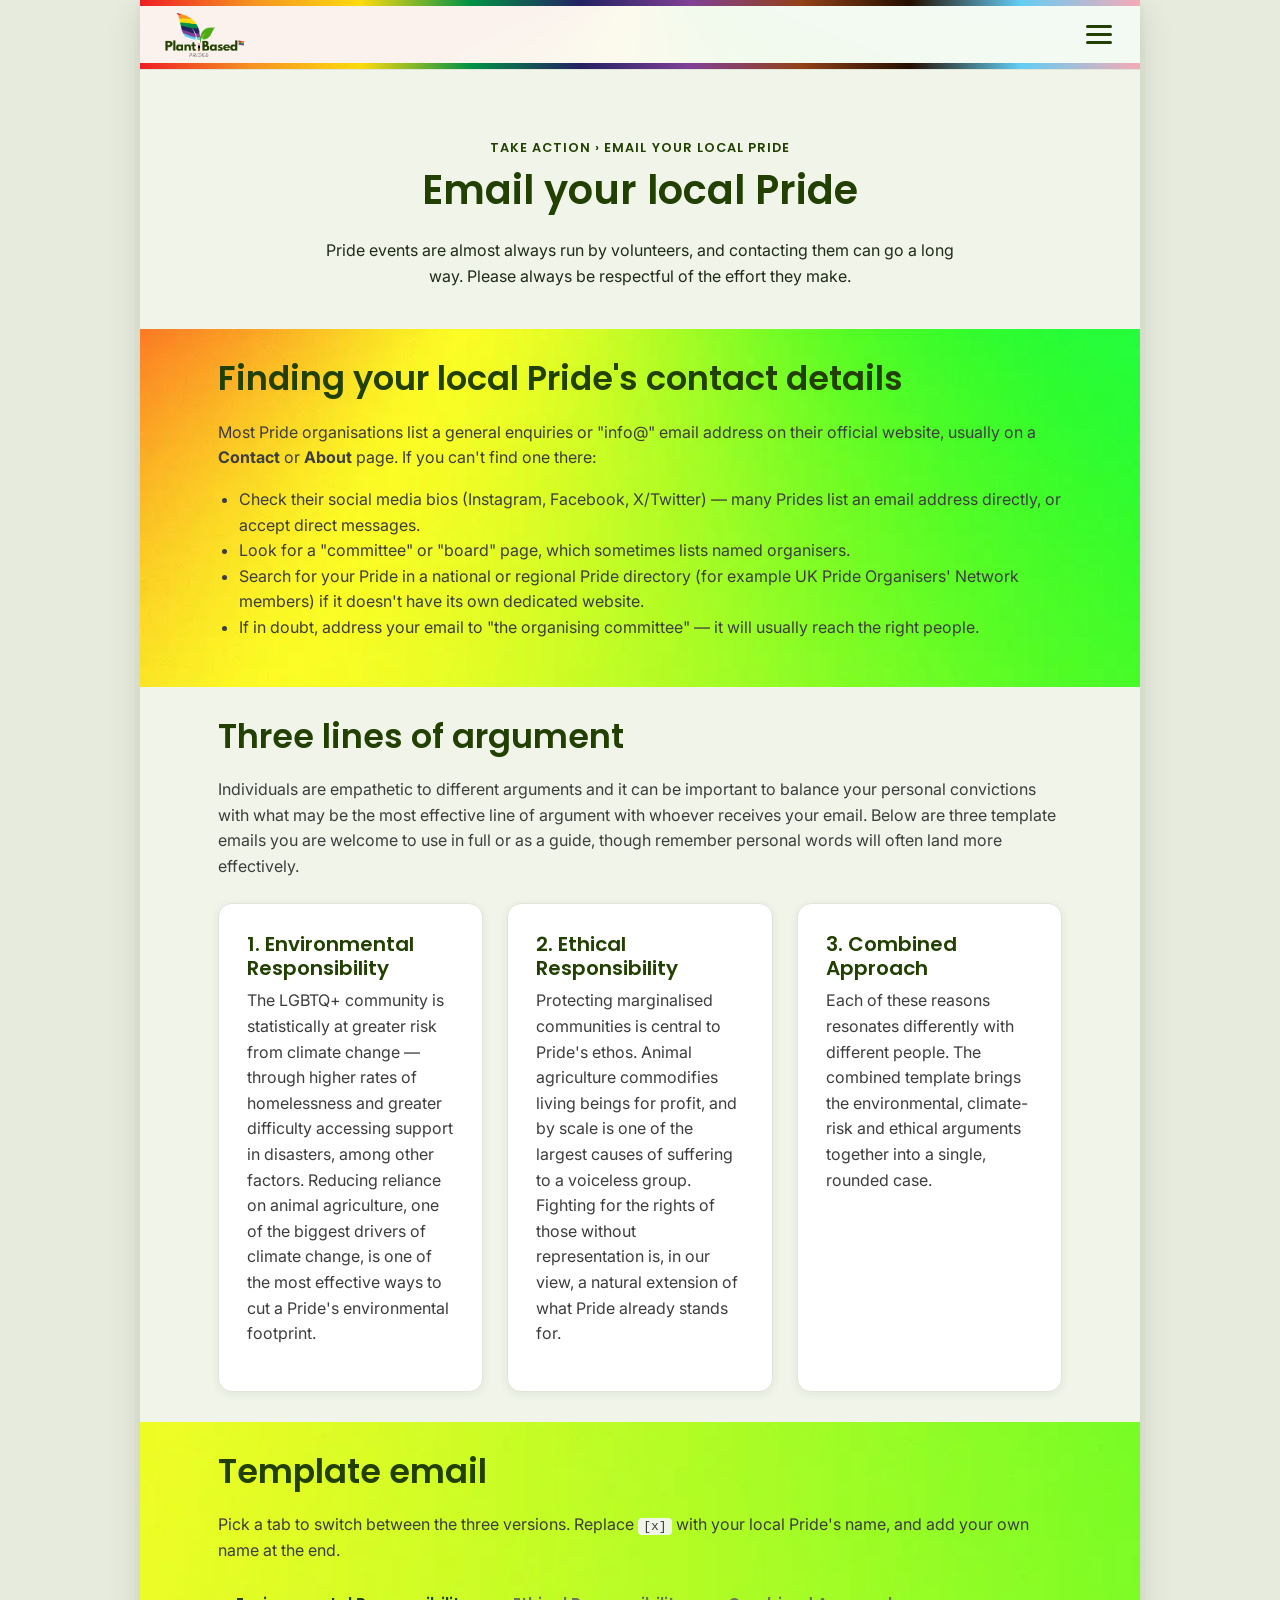
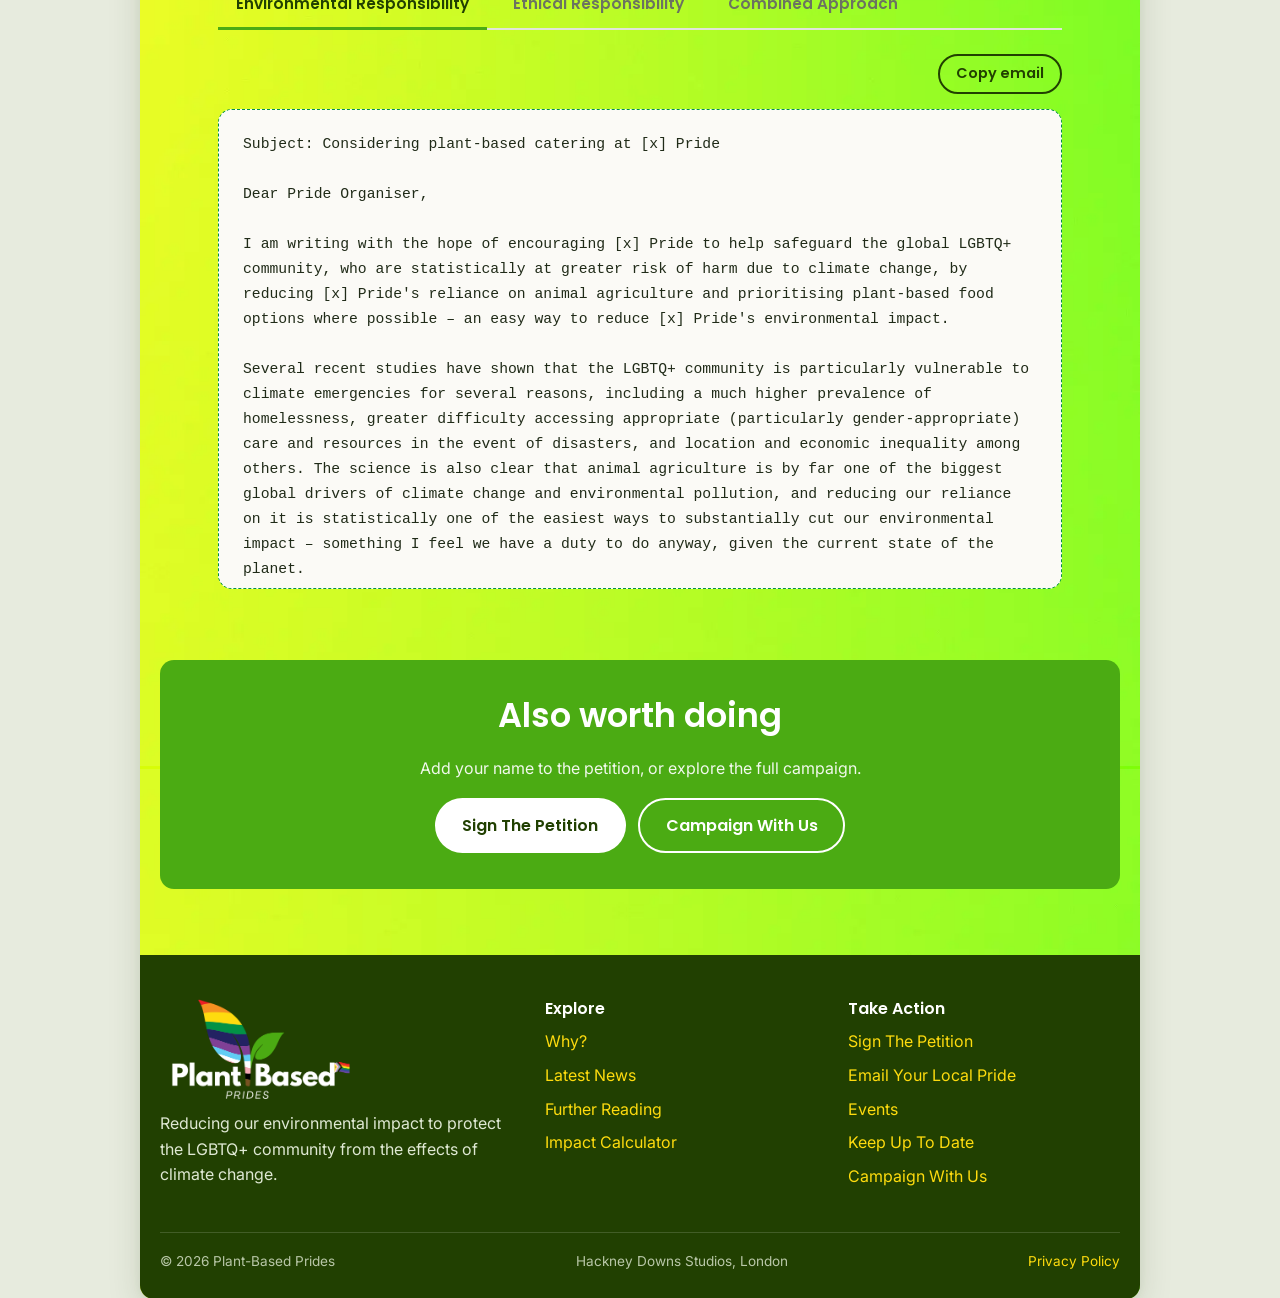
<file: email-your-local-pride.html>
<!DOCTYPE html>
<html lang="en">
<head>
<meta charset="UTF-8" />
<meta name="viewport" content="width=device-width, initial-scale=1.0" />
<title>Email Your Local Pride | Plant-Based Prides</title>
<meta name="description" content="Template emails to send to your local Pride organisers, covering three different lines of argument: environmental responsibility, ethical responsibility, and a combined approach." />
<link rel="icon" type="image/png" href="assets/images/favicon-32.png" />
<link rel="apple-touch-icon" href="assets/images/apple-touch-icon.png" />
<link rel="preconnect" href="https://fonts.googleapis.com" />
<link rel="preconnect" href="https://fonts.gstatic.com" crossorigin />
<link href="https://fonts.googleapis.com/css2?family=Poppins:wght@500;600;700&family=Inter:wght@400;500;600&display=swap" rel="stylesheet" />
<link rel="stylesheet" href="assets/css/style.css" />
</head>
<body>

<div class="page-shell">
<header class="site-header">
  <div class="pride-stripe"></div>
  <div class="nav-wrap">
    <a href="index.html" class="brand">
      <img src="assets/images/logo-text.png" alt="Plant-Based Prides" />
    </a>
    <button class="nav-toggle" aria-label="Toggle navigation" aria-expanded="false">
      <span></span><span></span><span></span>
    </button>
    <nav class="main-nav">
      <ul>
        <li><a href="index.html">Home</a></li>
        <li><a href="why.html">Why?</a></li>
        <li class="has-dropdown">
          <a class="dropdown-toggle" href="take-action.html" aria-expanded="false">Take Action <span class="chev">&#9662;</span></a>
          <ul class="dropdown-menu">
            <li><a href="https://act.plantbasedbritain.org/plant_based_prides_petition" target="_blank" rel="noopener">Sign The Petition<span class="dd-desc">Add your name to the campaign petition</span></a></li>
            <li><a href="email-your-local-pride.html">Email Your Local Pride<span class="dd-desc">Template emails, three ways to make the case</span></a></li>
            <li><a href="events.html">Events<span class="dd-desc">Pride marches, workshops and talks we're attending</span></a></li>
            <li><a href="keep-up-to-date.html">Keep Up To Date<span class="dd-desc">Join our mailing list for news and updates</span></a></li>
            <li><a href="https://act.plantbasedbritain.org/plant_based_pride_sign_up" target="_blank" rel="noopener">Campaign With Us<span class="dd-desc">Join the wider Plant-Based Prides campaign</span></a></li>
          </ul>
        </li>
        <li><a href="latest-news.html">Latest News</a></li>
        <li><a href="further-reading.html">Further Reading</a></li>
        <li><a href="impact-calculator.html">Impact Calculator</a></li>
        <li><a class="btn btn-primary btn-sm" href="https://act.plantbasedbritain.org/plant_based_prides_petition" target="_blank" rel="noopener">Sign the Petition</a></li>
      </ul>
    </nav>
  </div>
  <div class="pride-stripe"></div>
</header>

<main>

  <section class="page-hero">
    <div class="container container-narrow">
      <span class="eyebrow">Take Action &rsaquo; Email Your Local Pride</span>
      <h1>Email your local Pride</h1>
      <p>Pride events are almost always run by volunteers, and contacting them can go a long way. Please always be respectful of the effort they make.</p>
    </div>
  </section>

  <section>
    <div class="container container-narrow">
      <h2>Finding your local Pride's contact details</h2>
      <p>Most Pride organisations list a general enquiries or "info@" email address on their official website, usually on a <strong>Contact</strong> or <strong>About</strong> page. If you can't find one there:</p>
      <ul>
        <li>Check their social media bios (Instagram, Facebook, X/Twitter) &mdash; many Prides list an email address directly, or accept direct messages.</li>
        <li>Look for a "committee" or "board" page, which sometimes lists named organisers.</li>
        <li>Search for your Pride in a national or regional Pride directory (for example UK Pride Organisers' Network members) if it doesn't have its own dedicated website.</li>
        <li>If in doubt, address your email to "the organising committee" &mdash; it will usually reach the right people.</li>
      </ul>
    </div>
  </section>

  <section class="section-alt">
    <div class="container container-narrow">
      <h2>Three lines of argument</h2>
      <p>Individuals are empathetic to different arguments and it can be important to balance your personal convictions with what may be the most effective line of argument with whoever receives your email. Below are three template emails you are welcome to use in full or as a guide, though remember personal words will often land more effectively.</p>
      <div class="grid grid-3" style="margin-top:24px;">
        <div class="card">
          <h3>1. Environmental Responsibility</h3>
          <p>The LGBTQ+ community is statistically at greater risk from climate change &mdash; through higher rates of homelessness and greater difficulty accessing support in disasters, among other factors. Reducing reliance on animal agriculture, one of the biggest drivers of climate change, is one of the most effective ways to cut a Pride's environmental footprint.</p>
        </div>
        <div class="card">
          <h3>2. Ethical Responsibility</h3>
          <p>Protecting marginalised communities is central to Pride's ethos. Animal agriculture commodifies living beings for profit, and by scale is one of the largest causes of suffering to a voiceless group. Fighting for the rights of those without representation is, in our view, a natural extension of what Pride already stands for.</p>
        </div>
        <div class="card">
          <h3>3. Combined Approach</h3>
          <p>Each of these reasons resonates differently with different people. The combined template brings the environmental, climate-risk and ethical arguments together into a single, rounded case.</p>
        </div>
      </div>
    </div>
  </section>

  <section>
    <div class="container container-narrow">
      <h2>Template email</h2>
      <p>Pick a tab to switch between the three versions. Replace <code>[x]</code> with your local Pride's name, and add your own name at the end.</p>

      <div class="tabs" role="tablist">
        <button class="tab-btn active" data-tab="environmental" type="button">Environmental Responsibility</button>
        <button class="tab-btn" data-tab="ethical" type="button">Ethical Responsibility</button>
        <button class="tab-btn" data-tab="combined" type="button">Combined Approach</button>
      </div>

      <div class="tab-panel active" data-panel="environmental">
        <div class="copy-row">
          <span class="copy-feedback" data-feedback="environmental">Copied!</span>
          <button class="btn btn-outline btn-sm" data-copy="environmental" type="button">Copy email</button>
        </div>
        <pre class="email-box" id="template-environmental">Subject: Considering plant-based catering at [x] Pride

Dear Pride Organiser,

I am writing with the hope of encouraging [x] Pride to help safeguard the global LGBTQ+ community, who are statistically at greater risk of harm due to climate change, by reducing [x] Pride's reliance on animal agriculture and prioritising plant-based food options where possible &ndash; an easy way to reduce [x] Pride's environmental impact.

Several recent studies have shown that the LGBTQ+ community is particularly vulnerable to climate emergencies for several reasons, including a much higher prevalence of homelessness, greater difficulty accessing appropriate (particularly gender-appropriate) care and resources in the event of disasters, and location and economic inequality among others. The science is also clear that animal agriculture is by far one of the biggest global drivers of climate change and environmental pollution, and reducing our reliance on it is statistically one of the easiest ways to substantially cut our environmental impact &ndash; something I feel we have a duty to do anyway, given the current state of the planet.

You can find more information and links to verified academic sources, along with a calculator showing roughly how much of a reduction in environmental impact [x] Pride could achieve, here: https://www.plantbasedprides.com/impact-calculator.html

Thank you so much for your time and for any consideration you can give this.

[Your name]</pre>
      </div>

      <div class="tab-panel" data-panel="ethical">
        <div class="copy-row">
          <span class="copy-feedback" data-feedback="ethical">Copied!</span>
          <button class="btn btn-outline btn-sm" data-copy="ethical" type="button">Copy email</button>
        </div>
        <pre class="email-box" id="template-ethical">Subject: Plant-based catering and Pride's duty to the voiceless

Dear Pride Organiser,

I'm writing to ask [x] Pride to consider prioritising plant-based catering at future events as a way to reduce Pride's ethical impact on voiceless animals.

Central to the Pride movement is a drive to protect and empower marginalised communities &ndash; those without a fair say in decisions that affect them, and I'm truly grateful for the people who have paved the way to a world where the rights of the LGBTQ+ community have expanded so much in the last 50 years as a result of this. I also believe that this principle shouldn't stop at our own community and I feel we have a real opportunity to extend this mindset to others.

Animal agriculture commodifies living beings for profit, and the dairy industry in particular is built on the exploitation of animals' reproductive systems. By scale, it is one of the largest sources of suffering inflicted on any individual, voiceless group with trillions of animals killed each year.

I feel we have a real opportunity to extend the principles of Pride into the consumer decisions we make, and avoiding the exploitation and suffering of animals for our food at large events when other, often healthier and more environmentally friendly, options are available feels like a natural extension of what Pride already stands for, and I hope you will feel the same way.

You can find more information about the Plant-Based Prides campaign, along with an environmental impact calculator, here: https://www.plantbasedprides.com/impact-calculator.html

Thank you for taking the time to consider this.

[Your name]</pre>
      </div>

      <div class="tab-panel" data-panel="combined">
        <div class="copy-row">
          <span class="copy-feedback" data-feedback="combined">Copied!</span>
          <button class="btn btn-outline btn-sm" data-copy="combined" type="button">Copy email</button>
        </div>
        <pre class="email-box" id="template-combined">Subject: Why [x] Pride might consider plant-based catering

Dear Pride Organiser,

I'm writing to encourage [x] Pride to consider prioritising plant-based catering at its events and meetings, for three reasons I hope will resonate.

Firstly, the LGBTQ+ community is statistically at greater risk from climate change, through factors such as higher rates of homelessness and greater difficulty accessing appropriate support in the event of disasters. Reducing our reliance on animal agriculture &ndash; one of the biggest global drivers of climate change &ndash; is one of the most effective ways to cut [x] Pride's environmental footprint and reducing our contribution to changes that disproportionately impact our community.

Secondly, given the current state of the planet, minimising the environmental impact of any large event feels like a responsibility we all share, regardless of who is most affected by it, and I believe any organisation that can do so should seek to reduce their impact on the planet. Reducing meat and dairy consumption is one of the easiest, fastest and most effective ways of doing so.

Lastly, Pride has always stood for protecting marginalised communities who lack a voice in decisions that affect them. Animal agriculture commodifies living beings for profit at enormous scale, and I believe standing against the suffering of the voiceless is a natural extension of what Pride already represents.

Together, these are why I hope [x] Pride will consider moving toward plant-based catering and away from meat and dairy. There is more information, along with a calculator showing the potential reduction in environmental impact and links to academic sources of information, here: https://www.plantbasedprides.com/impact-calculator.html

Thank you so much for your time and consideration.

[Your name]</pre>
      </div>

    </div>
  </section>

  <section class="section-tight">
    <div class="container">
      <div class="cta-banner">
        <h2>Also worth doing</h2>
        <p>Add your name to the petition, or explore the full campaign.</p>
        <div class="btn-group" style="justify-content:center;">
          <a href="https://act.plantbasedbritain.org/plant_based_prides_petition" target="_blank" rel="noopener" class="btn btn-white">Sign The Petition</a>
          <a href="https://act.plantbasedbritain.org/plant_based_pride_sign_up" target="_blank" rel="noopener" class="btn btn-outline" style="border-color:#fff;color:#fff;">Campaign With Us</a>
        </div>
      </div>
    </div>
  </section>

</main>

<footer class="site-footer">
  <div class="container">
    <div class="footer-grid">
      <div class="footer-brand">
        <img src="assets/images/logo-text-light.png" alt="Plant-Based Prides" />
        <p>Reducing our environmental impact to protect the LGBTQ+ community from the effects of climate change.</p>
      </div>
      <div>
        <h4>Explore</h4>
        <ul>
          <li><a href="why.html">Why?</a></li>
          <li><a href="latest-news.html">Latest News</a></li>
          <li><a href="further-reading.html">Further Reading</a></li>
          <li><a href="impact-calculator.html">Impact Calculator</a></li>
        </ul>
      </div>
      <div>
        <h4>Take Action</h4>
        <ul>
          <li><a href="https://act.plantbasedbritain.org/plant_based_prides_petition" target="_blank" rel="noopener">Sign The Petition</a></li>
          <li><a href="email-your-local-pride.html">Email Your Local Pride</a></li>
          <li><a href="events.html">Events</a></li>
          <li><a href="keep-up-to-date.html">Keep Up To Date</a></li>
          <li><a href="https://act.plantbasedbritain.org/plant_based_pride_sign_up" target="_blank" rel="noopener">Campaign With Us</a></li>
        </ul>
      </div>
    </div>
    <div class="footer-bottom">
      <span>&copy; <span id="year"></span> Plant-Based Prides</span>
      <span>Hackney Downs Studios, London</span>
      <a href="privacy-policy.html">Privacy Policy</a>
    </div>
  </div>
</footer>
</div>

<script>document.getElementById('year').textContent = new Date().getFullYear();</script>
<script src="assets/js/main.js"></script>
<script>
  document.addEventListener("DOMContentLoaded", () => {
    const tabBtns = document.querySelectorAll(".tab-btn");
    const panels = document.querySelectorAll(".tab-panel");

    tabBtns.forEach((btn) => {
      btn.addEventListener("click", () => {
        tabBtns.forEach((b) => b.classList.remove("active"));
        panels.forEach((p) => p.classList.remove("active"));
        btn.classList.add("active");
        document.querySelector(`.tab-panel[data-panel="${btn.dataset.tab}"]`).classList.add("active");
      });
    });

    document.querySelectorAll("[data-copy]").forEach((btn) => {
      btn.addEventListener("click", async () => {
        const key = btn.dataset.copy;
        const text = document.getElementById(`template-${key}`).innerText;
        try {
          await navigator.clipboard.writeText(text);
        } catch (err) {
          const ta = document.createElement("textarea");
          ta.value = text;
          document.body.appendChild(ta);
          ta.select();
          document.execCommand("copy");
          document.body.removeChild(ta);
        }
        const feedback = document.querySelector(`[data-feedback="${key}"]`);
        feedback.classList.add("show");
        setTimeout(() => feedback.classList.remove("show"), 1800);
      });
    });
  });
</script>

</body>
</html>
</file>
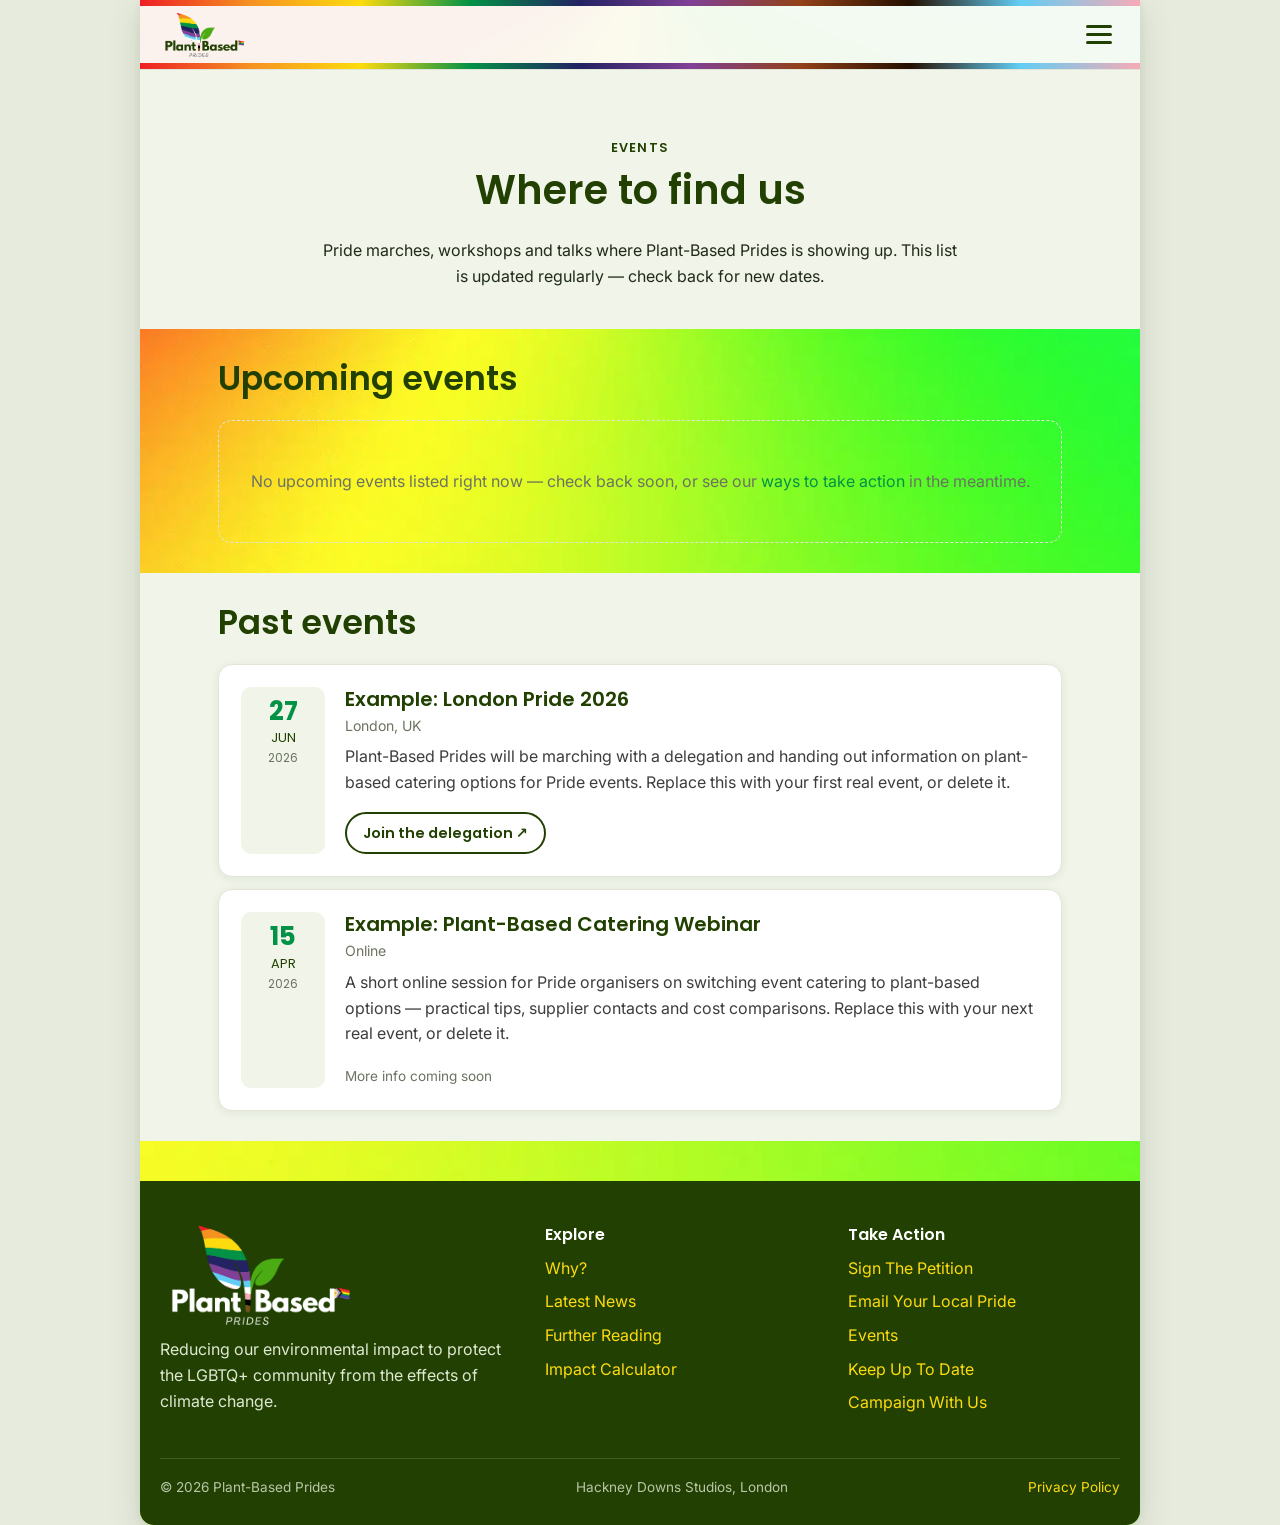
<file: events.html>
<!DOCTYPE html>
<html lang="en">
<head>
<meta charset="UTF-8" />
<meta name="viewport" content="width=device-width, initial-scale=1.0" />
<title>Events | Plant-Based Prides</title>
<meta name="description" content="Upcoming and past Plant-Based Prides events, appearances and campaign activity." />
<link rel="icon" type="image/png" href="assets/images/favicon-32.png" />
<link rel="apple-touch-icon" href="assets/images/apple-touch-icon.png" />
<link rel="preconnect" href="https://fonts.googleapis.com" />
<link rel="preconnect" href="https://fonts.gstatic.com" crossorigin />
<link href="https://fonts.googleapis.com/css2?family=Poppins:wght@500;600;700&family=Inter:wght@400;500;600&display=swap" rel="stylesheet" />
<link rel="stylesheet" href="assets/css/style.css" />
</head>
<body>

<div class="page-shell">
<header class="site-header">
  <div class="pride-stripe"></div>
  <div class="nav-wrap">
    <a href="index.html" class="brand">
      <img src="assets/images/logo-text.png" alt="Plant-Based Prides" />
    </a>
    <button class="nav-toggle" aria-label="Toggle navigation" aria-expanded="false">
      <span></span><span></span><span></span>
    </button>
    <nav class="main-nav">
      <ul>
        <li><a href="index.html">Home</a></li>
        <li><a href="why.html">Why?</a></li>
        <li class="has-dropdown">
          <a class="dropdown-toggle" href="take-action.html" aria-expanded="false">Take Action <span class="chev">&#9662;</span></a>
          <ul class="dropdown-menu">
            <li><a href="https://act.plantbasedbritain.org/plant_based_prides_petition" target="_blank" rel="noopener">Sign The Petition<span class="dd-desc">Add your name to the campaign petition</span></a></li>
            <li><a href="email-your-local-pride.html">Email Your Local Pride<span class="dd-desc">Template emails, three ways to make the case</span></a></li>
            <li><a href="events.html">Events<span class="dd-desc">Pride marches, workshops and talks we're attending</span></a></li>
            <li><a href="keep-up-to-date.html">Keep Up To Date<span class="dd-desc">Join our mailing list for news and updates</span></a></li>
            <li><a href="https://act.plantbasedbritain.org/plant_based_pride_sign_up" target="_blank" rel="noopener">Campaign With Us<span class="dd-desc">Join the wider Plant-Based Prides campaign</span></a></li>
          </ul>
        </li>
        <li><a href="latest-news.html">Latest News</a></li>
        <li><a href="further-reading.html">Further Reading</a></li>
        <li><a href="impact-calculator.html">Impact Calculator</a></li>
        <li><a class="btn btn-primary btn-sm" href="https://act.plantbasedbritain.org/plant_based_prides_petition" target="_blank" rel="noopener">Sign the Petition</a></li>
      </ul>
    </nav>
  </div>
      <div class="pride-stripe"></div>
</header>

<main>

  <section class="page-hero">
    <div class="container container-narrow">
      <span class="eyebrow">Events</span>
      <h1>Where to find us</h1>
      <p>Pride marches, workshops and talks where Plant-Based Prides is showing up. This list is updated regularly &mdash; check back for new dates.</p>
    </div>
  </section>

  <section>
    <div class="container container-narrow">
      <h2>Upcoming events</h2>
      <div id="upcomingEvents" class="stack-sm"></div>
    </div>
  </section>

  <section class="section-alt" id="pastEventsSection" style="display:none;">
    <div class="container container-narrow">
      <h2>Past events</h2>
      <div id="pastEvents" class="stack-sm"></div>
    </div>
  </section>

</main>

<footer class="site-footer">
  <div class="container">
    <div class="footer-grid">
      <div class="footer-brand">
        <img src="assets/images/logo-text-light.png" alt="Plant-Based Prides" />
        <p>Reducing our environmental impact to protect the LGBTQ+ community from the effects of climate change.</p>
      </div>
      <div>
        <h4>Explore</h4>
        <ul>
          <li><a href="why.html">Why?</a></li>
          <li><a href="latest-news.html">Latest News</a></li>
          <li><a href="further-reading.html">Further Reading</a></li>
          <li><a href="impact-calculator.html">Impact Calculator</a></li>
        </ul>
      </div>
      <div>
        <h4>Take Action</h4>
        <ul>
          <li><a href="https://act.plantbasedbritain.org/plant_based_prides_petition" target="_blank" rel="noopener">Sign The Petition</a></li>
          <li><a href="email-your-local-pride.html">Email Your Local Pride</a></li>
          <li><a href="events.html">Events</a></li>
          <li><a href="keep-up-to-date.html">Keep Up To Date</a></li>
          <li><a href="https://act.plantbasedbritain.org/plant_based_pride_sign_up" target="_blank" rel="noopener">Campaign With Us</a></li>
        </ul>
      </div>
    </div>
    <div class="footer-bottom">
      <span>&copy; <span id="year"></span> Plant-Based Prides</span>
      <span>Hackney Downs Studios, London</span>
      <a href="privacy-policy.html">Privacy Policy</a>
    </div>
  </div>
</footer>
</div>

<script>document.getElementById('year').textContent = new Date().getFullYear();</script>
<script src="assets/js/events-data.js"></script>
<script src="assets/js/main.js"></script>
<script>
  document.addEventListener("DOMContentLoaded", () => {
    const MONTHS = ["Jan","Feb","Mar","Apr","May","Jun","Jul","Aug","Sep","Oct","Nov","Dec"];
    const upcomingEl = document.getElementById("upcomingEvents");
    const pastEl = document.getElementById("pastEvents");
    const pastSection = document.getElementById("pastEventsSection");

    const today = new Date();
    today.setHours(0,0,0,0);

    const events = (window.PBP_EVENTS || []).slice().sort((a, b) => new Date(a.date) - new Date(b.date));

    function renderEvent(ev) {
      const d = new Date(ev.date + "T00:00:00");
      const endLabel = ev.endDate ? ` &ndash; ${new Date(ev.endDate + "T00:00:00").getDate()} ${MONTHS[new Date(ev.endDate + "T00:00:00").getMonth()]}` : "";
      const linkHtml = ev.link
        ? `<a class="btn btn-outline btn-sm" href="${ev.link}" target="_blank" rel="noopener">${ev.linkLabel || "More info"} &#8599;</a>`
        : (ev.linkLabel ? `<span class="field-hint">${ev.linkLabel}</span>` : "");

      return `
        <div class="event-card">
          <div class="event-date">
            <span class="day">${d.getDate()}</span>
            <span class="month">${MONTHS[d.getMonth()]}${endLabel}</span>
            <span class="year">${d.getFullYear()}</span>
          </div>
          <div class="event-body">
            <h3>${ev.title}</h3>
            <p class="event-meta">${ev.location || ""}</p>
            <p>${ev.description || ""}</p>
            ${linkHtml}
          </div>
        </div>
      `;
    }

    const upcoming = events.filter((ev) => new Date((ev.endDate || ev.date) + "T00:00:00") >= today);
    const past = events.filter((ev) => new Date((ev.endDate || ev.date) + "T00:00:00") < today).reverse();

    if (upcoming.length) {
      upcomingEl.innerHTML = upcoming.map(renderEvent).join("");
    } else {
      upcomingEl.innerHTML = `<div class="event-empty">No upcoming events listed right now &mdash; check back soon, or see our <a href="take-action.html">ways to take action</a> in the meantime.</div>`;
    }

    if (past.length) {
      pastSection.style.display = "block";
      pastEl.innerHTML = past.map(renderEvent).join("");
    }
  });
</script>

</body>
</html>
</file>
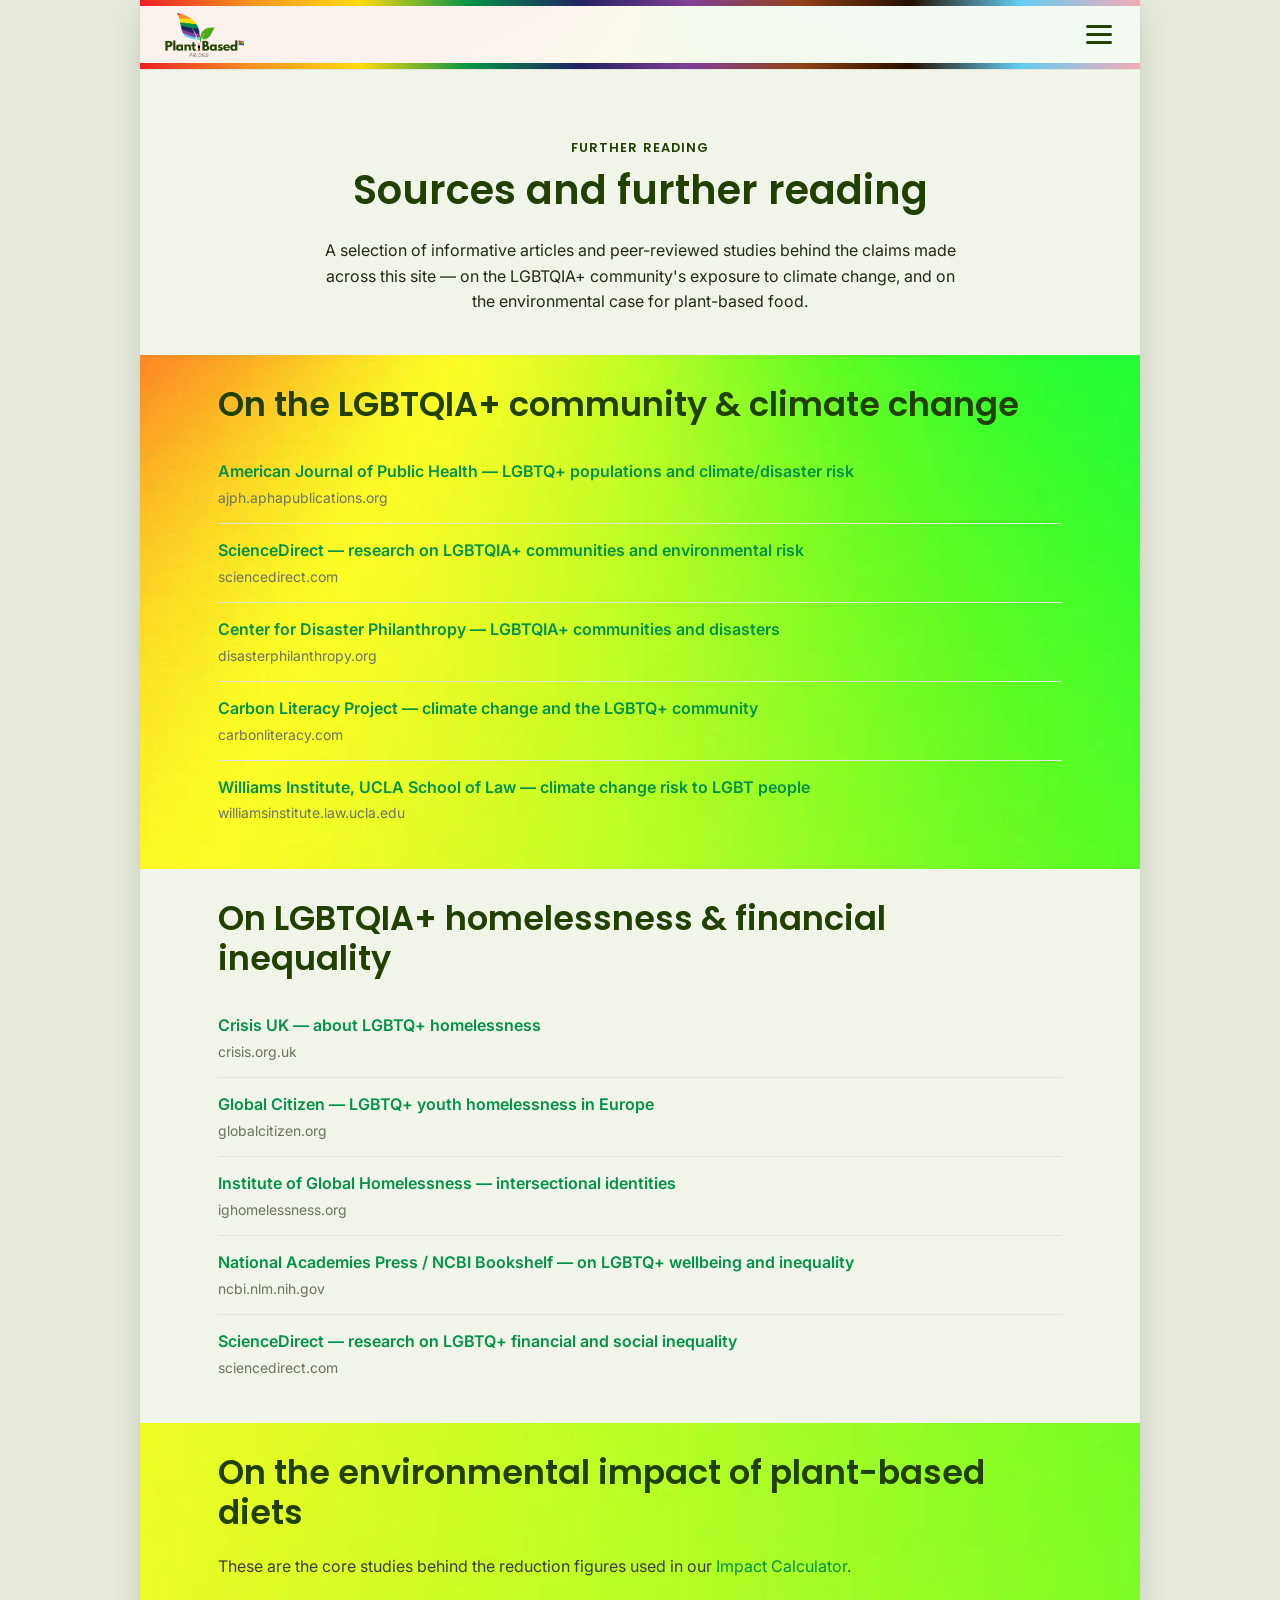
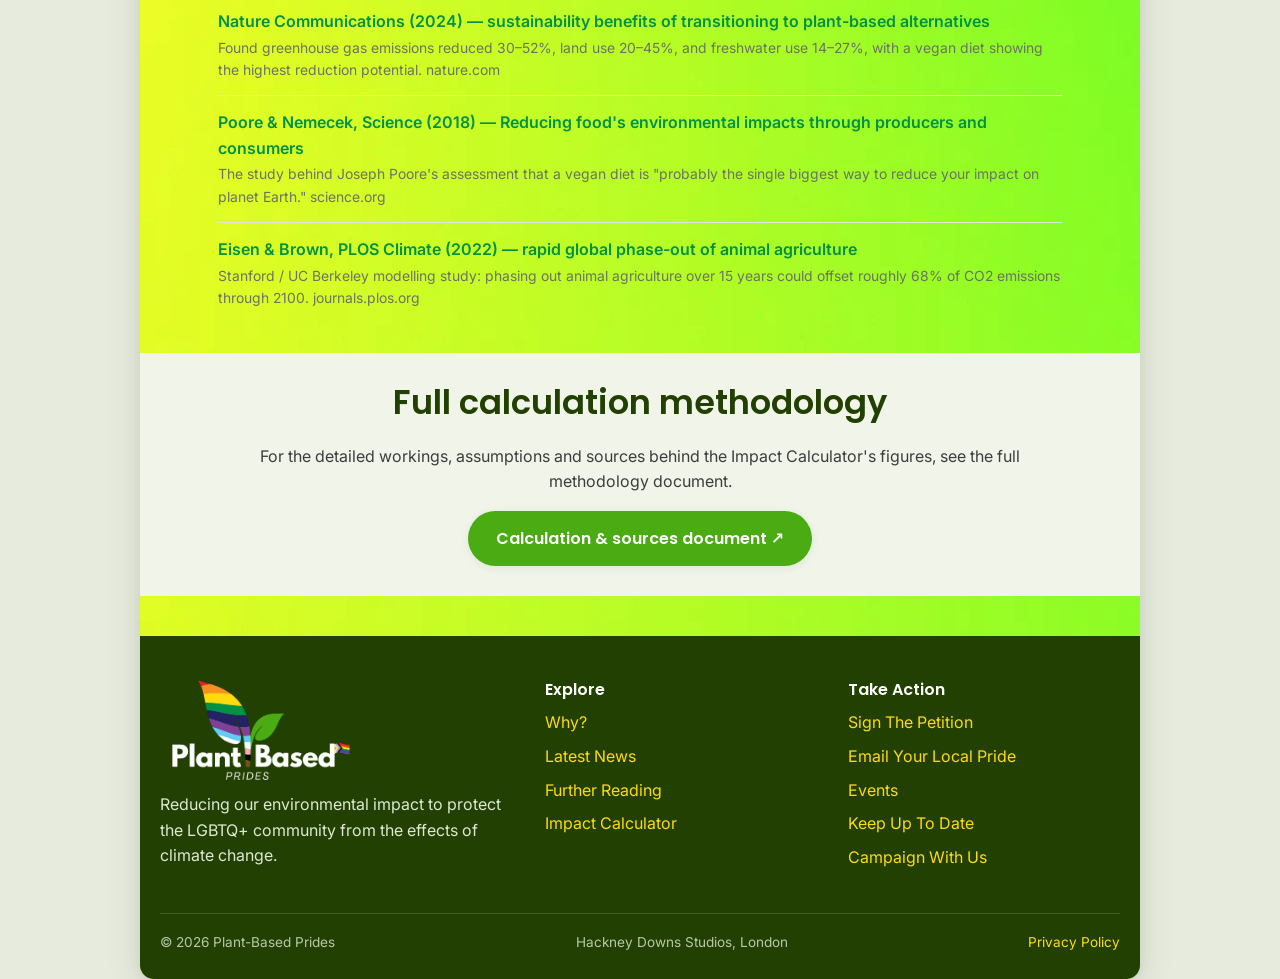
<file: further-reading.html>
<!DOCTYPE html>
<html lang="en">
<head>
<meta charset="UTF-8" />
<meta name="viewport" content="width=device-width, initial-scale=1.0" />
<title>Further Reading | Plant-Based Prides</title>
<meta name="description" content="Sources and further reading on the LGBTQ+ community's exposure to climate change, and on the environmental impact of plant-based diets." />
<link rel="icon" type="image/png" href="assets/images/favicon-32.png" />
<link rel="apple-touch-icon" href="assets/images/apple-touch-icon.png" />
<link rel="preconnect" href="https://fonts.googleapis.com" />
<link rel="preconnect" href="https://fonts.gstatic.com" crossorigin />
<link href="https://fonts.googleapis.com/css2?family=Poppins:wght@500;600;700&family=Inter:wght@400;500;600&display=swap" rel="stylesheet" />
<link rel="stylesheet" href="assets/css/style.css" />
</head>
<body>

<div class="page-shell">
<header class="site-header">
  <div class="pride-stripe"></div>
  <div class="nav-wrap">
    <a href="index.html" class="brand">
      <img src="assets/images/logo-text.png" alt="Plant-Based Prides" />
    </a>
    <button class="nav-toggle" aria-label="Toggle navigation" aria-expanded="false">
      <span></span><span></span><span></span>
    </button>
    <nav class="main-nav">
      <ul>
        <li><a href="index.html">Home</a></li>
        <li><a href="why.html">Why?</a></li>
        <li class="has-dropdown">
          <a class="dropdown-toggle" href="take-action.html" aria-expanded="false">Take Action <span class="chev">&#9662;</span></a>
          <ul class="dropdown-menu">
            <li><a href="https://act.plantbasedbritain.org/plant_based_prides_petition" target="_blank" rel="noopener">Sign The Petition<span class="dd-desc">Add your name to the campaign petition</span></a></li>
            <li><a href="email-your-local-pride.html">Email Your Local Pride<span class="dd-desc">Template emails, three ways to make the case</span></a></li>
            <li><a href="events.html">Events<span class="dd-desc">Pride marches, workshops and talks we're attending</span></a></li>
            <li><a href="keep-up-to-date.html">Keep Up To Date<span class="dd-desc">Join our mailing list for news and updates</span></a></li>
            <li><a href="https://act.plantbasedbritain.org/plant_based_pride_sign_up" target="_blank" rel="noopener">Campaign With Us<span class="dd-desc">Join the wider Plant-Based Prides campaign</span></a></li>
          </ul>
        </li>
        <li><a href="latest-news.html">Latest News</a></li>
        <li><a href="further-reading.html">Further Reading</a></li>
        <li><a href="impact-calculator.html">Impact Calculator</a></li>
        <li><a class="btn btn-primary btn-sm" href="https://act.plantbasedbritain.org/plant_based_prides_petition" target="_blank" rel="noopener">Sign the Petition</a></li>
      </ul>
    </nav>
  </div>
  <div class="pride-stripe"></div>
</header>

<main>

  <section class="page-hero">
    <div class="container container-narrow">
      <span class="eyebrow">Further Reading</span>
      <h1>Sources and further reading</h1>
      <p>A selection of informative articles and peer-reviewed studies behind the claims made across this site &mdash; on the LGBTQIA+ community's exposure to climate change, and on the environmental case for plant-based food.</p>
    </div>
  </section>

  <section>
    <div class="container container-narrow">
      <h2>On the LGBTQIA+ community &amp; climate change</h2>
      <ul class="source-list">
        <li>
          <a href="https://ajph.aphapublications.org/doi/full/10.2105/AJPH.2021.306406" target="_blank" rel="noopener">American Journal of Public Health &mdash; LGBTQ+ populations and climate/disaster risk</a>
          <span class="src-note">ajph.aphapublications.org</span>
        </li>
        <li>
          <a href="https://www.sciencedirect.com/science/article/pii/S2667278224000075" target="_blank" rel="noopener">ScienceDirect &mdash; research on LGBTQIA+ communities and environmental risk</a>
          <span class="src-note">sciencedirect.com</span>
        </li>
        <li>
          <a href="https://disasterphilanthropy.org/resources/lgbtqia-communities-and-disasters/" target="_blank" rel="noopener">Center for Disaster Philanthropy &mdash; LGBTQIA+ communities and disasters</a>
          <span class="src-note">disasterphilanthropy.org</span>
        </li>
        <li>
          <a href="https://carbonliteracy.com/climate-change-the-lgbtq-community/" target="_blank" rel="noopener">Carbon Literacy Project &mdash; climate change and the LGBTQ+ community</a>
          <span class="src-note">carbonliteracy.com</span>
        </li>
        <li>
          <a href="https://williamsinstitute.law.ucla.edu/publications/climate-change-risk-lgbt/" target="_blank" rel="noopener">Williams Institute, UCLA School of Law &mdash; climate change risk to LGBT people</a>
          <span class="src-note">williamsinstitute.law.ucla.edu</span>
        </li>
      </ul>
    </div>
  </section>

  <section class="section-alt">
    <div class="container container-narrow">
      <h2>On LGBTQIA+ homelessness &amp; financial inequality</h2>
      <ul class="source-list">
        <li>
          <a href="https://www.crisis.org.uk/ending-homelessness/about-homelessness/about-lgbtqplus-homelessness/" target="_blank" rel="noopener">Crisis UK &mdash; about LGBTQ+ homelessness</a>
          <span class="src-note">crisis.org.uk</span>
        </li>
        <li>
          <a href="https://www.globalcitizen.org/en/content/lgbtq-youth-homelessness-europe/" target="_blank" rel="noopener">Global Citizen &mdash; LGBTQ+ youth homelessness in Europe</a>
          <span class="src-note">globalcitizen.org</span>
        </li>
        <li>
          <a href="https://ighomelessness.org/hub/intersectional-identities/" target="_blank" rel="noopener">Institute of Global Homelessness &mdash; intersectional identities</a>
          <span class="src-note">ighomelessness.org</span>
        </li>
        <li>
          <a href="https://www.ncbi.nlm.nih.gov/books/NBK566083/" target="_blank" rel="noopener">National Academies Press / NCBI Bookshelf &mdash; on LGBTQ+ wellbeing and inequality</a>
          <span class="src-note">ncbi.nlm.nih.gov</span>
        </li>
        <li>
          <a href="https://www.sciencedirect.com/science/article/pii/S0305750X19300695" target="_blank" rel="noopener">ScienceDirect &mdash; research on LGBTQ+ financial and social inequality</a>
          <span class="src-note">sciencedirect.com</span>
        </li>
      </ul>
    </div>
  </section>

  <section>
    <div class="container container-narrow">
      <h2>On the environmental impact of plant-based diets</h2>
      <p>These are the core studies behind the reduction figures used in our <a href="impact-calculator.html">Impact Calculator</a>.</p>
      <ul class="source-list">
        <li>
          <a href="https://www.nature.com/articles/s41467-024-45328-6" target="_blank" rel="noopener">Nature Communications (2024) &mdash; sustainability benefits of transitioning to plant-based alternatives</a>
          <span class="src-note">Found greenhouse gas emissions reduced 30&ndash;52%, land use 20&ndash;45%, and freshwater use 14&ndash;27%, with a vegan diet showing the highest reduction potential. nature.com</span>
        </li>
        <li>
          <a href="https://www.science.org/doi/10.1126/science.aaq0216" target="_blank" rel="noopener">Poore &amp; Nemecek, Science (2018) &mdash; Reducing food's environmental impacts through producers and consumers</a>
          <span class="src-note">The study behind Joseph Poore's assessment that a vegan diet is "probably the single biggest way to reduce your impact on planet Earth." science.org</span>
        </li>
        <li>
          <a href="https://journals.plos.org/climate/article?id=10.1371%2Fjournal.pclm.0000010" target="_blank" rel="noopener">Eisen &amp; Brown, PLOS Climate (2022) &mdash; rapid global phase-out of animal agriculture</a>
          <span class="src-note">Stanford / UC Berkeley modelling study: phasing out animal agriculture over 15 years could offset roughly 68% of CO2 emissions through 2100. journals.plos.org</span>
        </li>
      </ul>
    </div>
  </section>

  <section class="section-alt">
    <div class="container container-narrow text-center">
      <h2>Full calculation methodology</h2>
      <p>For the detailed workings, assumptions and sources behind the Impact Calculator's figures, see the full methodology document.</p>
      <a class="btn btn-primary" href="https://docs.google.com/document/d/1_nvQh2YkRH3un1Mit0m_vrKi2dTvr0QJQBUoPT6KLQk/edit?usp=sharing" target="_blank" rel="noopener">Calculation &amp; sources document &#8599;</a>
    </div>
  </section>

</main>

<footer class="site-footer">
  <div class="container">
    <div class="footer-grid">
      <div class="footer-brand">
        <img src="assets/images/logo-text-light.png" alt="Plant-Based Prides" />
        <p>Reducing our environmental impact to protect the LGBTQ+ community from the effects of climate change.</p>
      </div>
      <div>
        <h4>Explore</h4>
        <ul>
          <li><a href="why.html">Why?</a></li>
          <li><a href="latest-news.html">Latest News</a></li>
          <li><a href="further-reading.html">Further Reading</a></li>
          <li><a href="impact-calculator.html">Impact Calculator</a></li>
        </ul>
      </div>
      <div>
        <h4>Take Action</h4>
        <ul>
          <li><a href="https://act.plantbasedbritain.org/plant_based_prides_petition" target="_blank" rel="noopener">Sign The Petition</a></li>
          <li><a href="email-your-local-pride.html">Email Your Local Pride</a></li>
          <li><a href="events.html">Events</a></li>
          <li><a href="keep-up-to-date.html">Keep Up To Date</a></li>
          <li><a href="https://act.plantbasedbritain.org/plant_based_pride_sign_up" target="_blank" rel="noopener">Campaign With Us</a></li>
        </ul>
      </div>
    </div>
    <div class="footer-bottom">
      <span>&copy; <span id="year"></span> Plant-Based Prides</span>
      <span>Hackney Downs Studios, London</span>
      <a href="privacy-policy.html">Privacy Policy</a>
    </div>
  </div>
</footer>
</div>

<script>document.getElementById('year').textContent = new Date().getFullYear();</script>
<script src="assets/js/main.js"></script>

</body>
</html>
</file>
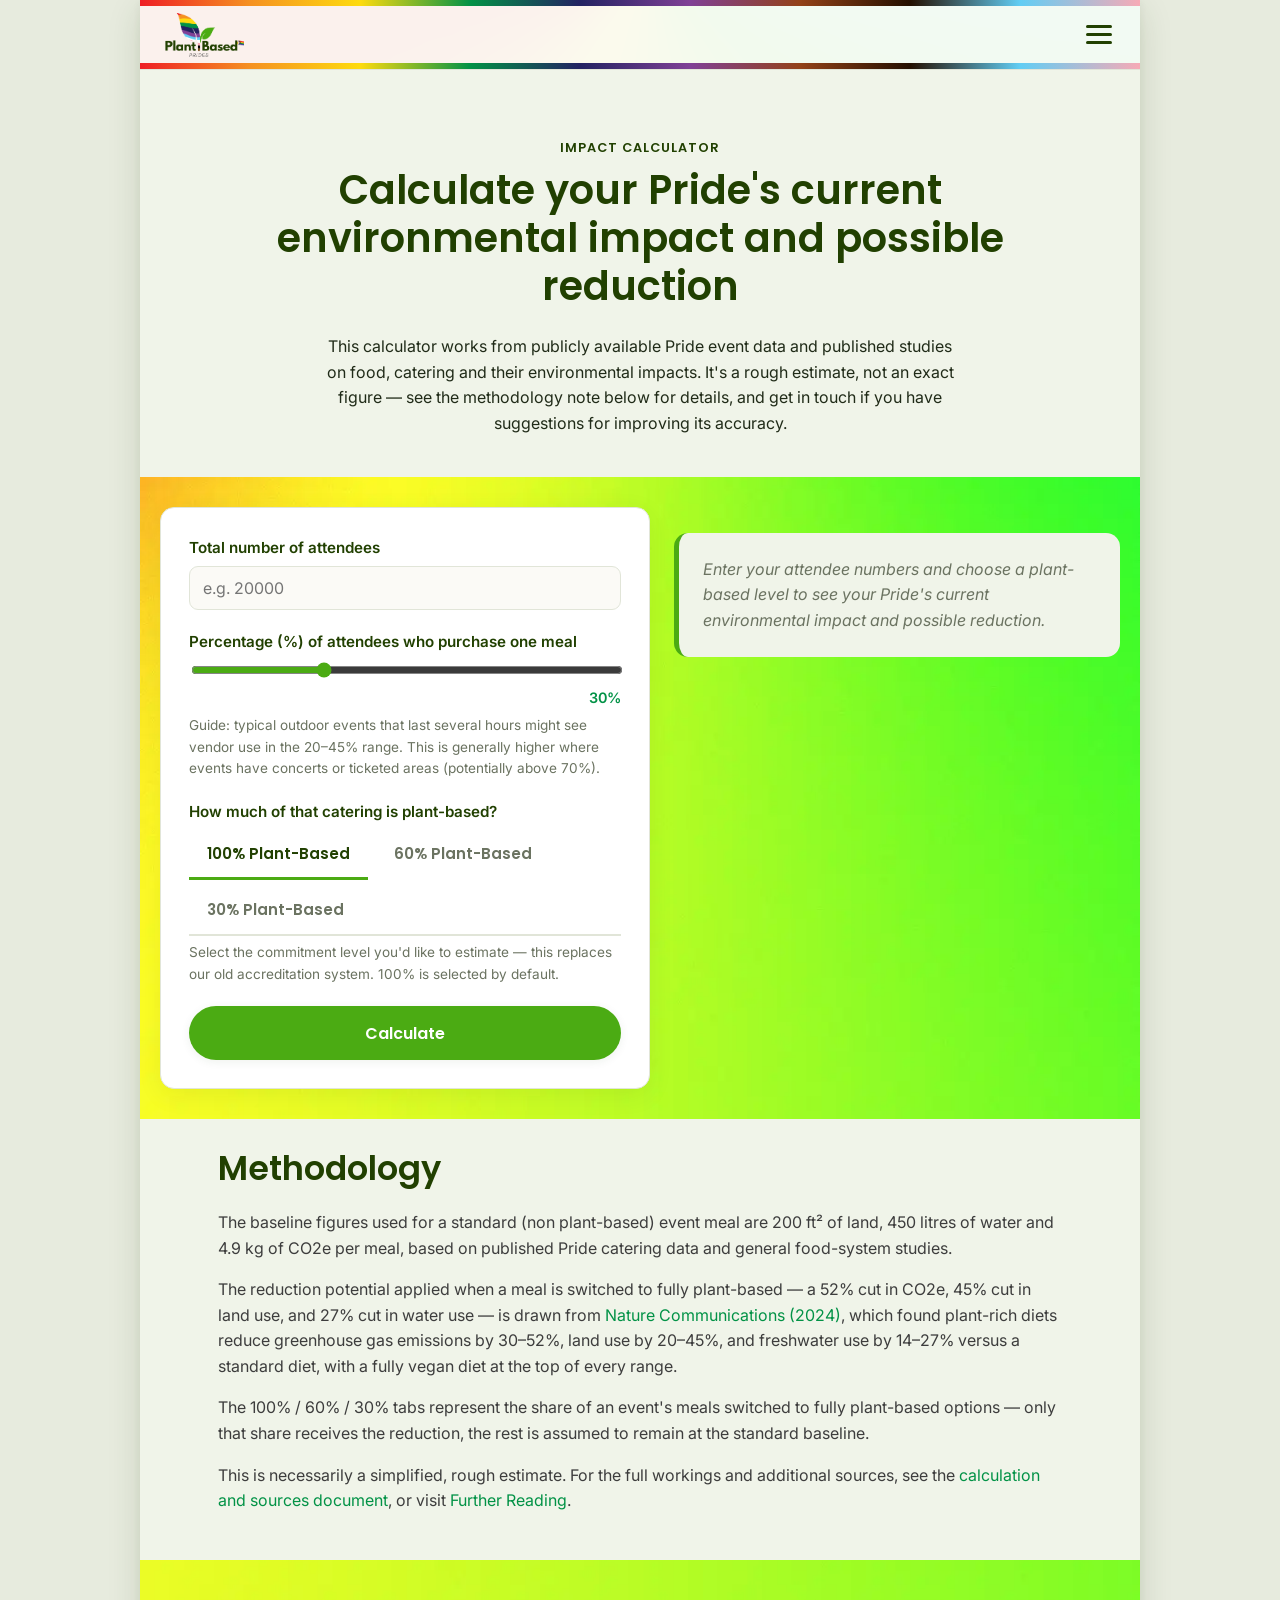
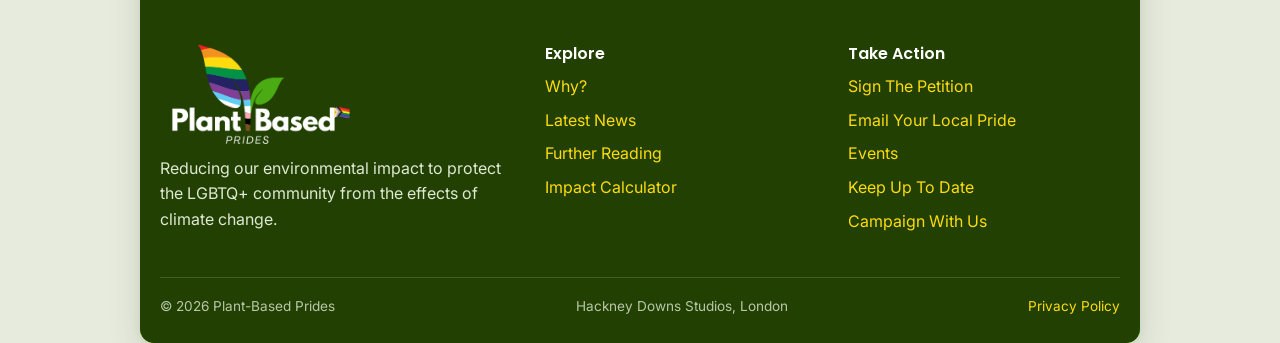
<file: impact-calculator.html>
<!DOCTYPE html>
<html lang="en">
<head>
<meta charset="UTF-8" />
<meta name="viewport" content="width=device-width, initial-scale=1.0" />
<title>Impact Calculator | Plant-Based Prides</title>
<meta name="description" content="Estimate your Pride's current environmental impact and the possible reduction from moving catering to 100%, 60% or 30% plant-based." />
<link rel="icon" type="image/png" href="assets/images/favicon-32.png" />
<link rel="apple-touch-icon" href="assets/images/apple-touch-icon.png" />
<link rel="preconnect" href="https://fonts.googleapis.com" />
<link rel="preconnect" href="https://fonts.gstatic.com" crossorigin />
<link href="https://fonts.googleapis.com/css2?family=Poppins:wght@500;600;700&family=Inter:wght@400;500;600&display=swap" rel="stylesheet" />
<link rel="stylesheet" href="assets/css/style.css" />
</head>
<body>

<div class="page-shell">
<header class="site-header">
  <div class="pride-stripe"></div>
  <div class="nav-wrap">
    <a href="index.html" class="brand">
      <img src="assets/images/logo-text.png" alt="Plant-Based Prides" />
    </a>
    <button class="nav-toggle" aria-label="Toggle navigation" aria-expanded="false">
      <span></span><span></span><span></span>
    </button>
    <nav class="main-nav">
      <ul>
        <li><a href="index.html">Home</a></li>
        <li><a href="why.html">Why?</a></li>
        <li class="has-dropdown">
          <a class="dropdown-toggle" href="take-action.html" aria-expanded="false">Take Action <span class="chev">&#9662;</span></a>
          <ul class="dropdown-menu">
            <li><a href="https://act.plantbasedbritain.org/plant_based_prides_petition" target="_blank" rel="noopener">Sign The Petition<span class="dd-desc">Add your name to the campaign petition</span></a></li>
            <li><a href="email-your-local-pride.html">Email Your Local Pride<span class="dd-desc">Template emails, three ways to make the case</span></a></li>
            <li><a href="events.html">Events<span class="dd-desc">Pride marches, workshops and talks we're attending</span></a></li>
            <li><a href="keep-up-to-date.html">Keep Up To Date<span class="dd-desc">Join our mailing list for news and updates</span></a></li>
            <li><a href="https://act.plantbasedbritain.org/plant_based_pride_sign_up" target="_blank" rel="noopener">Campaign With Us<span class="dd-desc">Join the wider Plant-Based Prides campaign</span></a></li>
          </ul>
        </li>
        <li><a href="latest-news.html">Latest News</a></li>
        <li><a href="further-reading.html">Further Reading</a></li>
        <li><a href="impact-calculator.html">Impact Calculator</a></li>
        <li><a class="btn btn-primary btn-sm" href="https://act.plantbasedbritain.org/plant_based_prides_petition" target="_blank" rel="noopener">Sign the Petition</a></li>
      </ul>
    </nav>
  </div>
  <div class="pride-stripe"></div>
</header>

<main>

  <section class="page-hero">
    <div class="container container-narrow">
      <span class="eyebrow">Impact Calculator</span>
      <h1>Calculate your Pride's current environmental impact and possible reduction</h1>
      <p>This calculator works from publicly available Pride event data and published studies on food, catering and their environmental impacts. It's a rough estimate, not an exact figure &mdash; see the methodology note below for details, and get in touch if you have suggestions for improving its accuracy.</p>
    </div>
  </section>

  <section>
    <div class="container">
      <div class="grid" style="grid-template-columns: 1.1fr 1fr; align-items:flex-start;">

        <div class="calc-card">
          <form id="fullCalcForm">
            <div class="field">
              <label for="attendees">Total number of attendees</label>
              <input type="number" id="attendees" min="0" placeholder="e.g. 20000" required />
            </div>

            <div class="field">
              <label for="mealPercent">Percentage (%) of attendees who purchase one meal</label>
              <input type="range" id="mealPercent" min="0" max="100" value="30" />
              <div class="range-value"><span id="mealPercentValue">30</span>%</div>
              <p class="field-hint">Guide: typical outdoor events that last several hours might see vendor use in the 20&ndash;45% range. This is generally higher where events have concerts or ticketed areas (potentially above 70%).</p>
            </div>

            <div class="field">
              <label>How much of that catering is plant-based?</label>
              <div class="tabs" id="planetTabs" role="tablist" style="margin-bottom:6px;">
                <button class="tab-btn active" data-percent="100" type="button">100% Plant-Based</button>
                <button class="tab-btn" data-percent="60" type="button">60% Plant-Based</button>
                <button class="tab-btn" data-percent="30" type="button">30% Plant-Based</button>
              </div>
              <p class="field-hint">Select the commitment level you'd like to estimate &mdash; this replaces our old accreditation system. 100% is selected by default.</p>
            </div>

            <button type="submit" class="btn btn-primary btn-block">Calculate</button>
          </form>
        </div>

        <div class="results-panel empty" id="results">
          Enter your attendee numbers and choose a plant-based level to see your Pride's current environmental impact and possible reduction.
        </div>

      </div>
    </div>
  </section>

  <section class="section-alt">
    <div class="container container-narrow">
      <h2>Methodology</h2>
      <p>The baseline figures used for a standard (non plant-based) event meal are 200 ft&sup2; of land, 450 litres of water and 4.9 kg of CO2e per meal, based on published Pride catering data and general food-system studies.</p>
      <p>The reduction potential applied when a meal is switched to fully plant-based &mdash; a 52% cut in CO2e, 45% cut in land use, and 27% cut in water use &mdash; is drawn from <a href="https://www.nature.com/articles/s41467-024-45328-6" target="_blank" rel="noopener">Nature Communications (2024)</a>, which found plant-rich diets reduce greenhouse gas emissions by 30&ndash;52%, land use by 20&ndash;45%, and freshwater use by 14&ndash;27% versus a standard diet, with a fully vegan diet at the top of every range.</p>
      <p>The 100% / 60% / 30% tabs represent the share of an event's meals switched to fully plant-based options &mdash; only that share receives the reduction, the rest is assumed to remain at the standard baseline.</p>
      <p>This is necessarily a simplified, rough estimate. For the full workings and additional sources, see the <a href="https://docs.google.com/document/d/1_nvQh2YkRH3un1Mit0m_vrKi2dTvr0QJQBUoPT6KLQk/edit?usp=sharing" target="_blank" rel="noopener">calculation and sources document</a>, or visit <a href="further-reading.html">Further Reading</a>.</p>
    </div>
  </section>

</main>

<footer class="site-footer">
  <div class="container">
    <div class="footer-grid">
      <div class="footer-brand">
        <img src="assets/images/logo-text-light.png" alt="Plant-Based Prides" />
        <p>Reducing our environmental impact to protect the LGBTQ+ community from the effects of climate change.</p>
      </div>
      <div>
        <h4>Explore</h4>
        <ul>
          <li><a href="why.html">Why?</a></li>
          <li><a href="latest-news.html">Latest News</a></li>
          <li><a href="further-reading.html">Further Reading</a></li>
          <li><a href="impact-calculator.html">Impact Calculator</a></li>
        </ul>
      </div>
      <div>
        <h4>Take Action</h4>
        <ul>
          <li><a href="https://act.plantbasedbritain.org/plant_based_prides_petition" target="_blank" rel="noopener">Sign The Petition</a></li>
          <li><a href="email-your-local-pride.html">Email Your Local Pride</a></li>
          <li><a href="events.html">Events</a></li>
          <li><a href="keep-up-to-date.html">Keep Up To Date</a></li>
          <li><a href="https://act.plantbasedbritain.org/plant_based_pride_sign_up" target="_blank" rel="noopener">Campaign With Us</a></li>
        </ul>
      </div>
    </div>
    <div class="footer-bottom">
      <span>&copy; <span id="year"></span> Plant-Based Prides</span>
      <span>Hackney Downs Studios, London</span>
      <a href="privacy-policy.html">Privacy Policy</a>
    </div>
  </div>
</footer>
</div>

<script>document.getElementById('year').textContent = new Date().getFullYear();</script>
<script src="assets/js/calculator.js"></script>
<script src="assets/js/main.js"></script>
<script>
  document.addEventListener("DOMContentLoaded", () => {
    const slider = document.getElementById("mealPercent");
    const sliderValue = document.getElementById("mealPercentValue");
    const form = document.getElementById("fullCalcForm");
    const results = document.getElementById("results");
    const tabBtns = document.querySelectorAll("#planetTabs .tab-btn");
    let selectedPercent = 100;
    let hasCalculated = false;

    slider.addEventListener("input", () => {
      sliderValue.textContent = slider.value;
      if (hasCalculated) runCalc();
    });

    tabBtns.forEach((btn) => {
      btn.addEventListener("click", () => {
        tabBtns.forEach((b) => b.classList.remove("active"));
        btn.classList.add("active");
        selectedPercent = Number(btn.dataset.percent);
        if (hasCalculated) runCalc();
      });
    });

    form.addEventListener("submit", (e) => {
      e.preventDefault();
      hasCalculated = true;
      runCalc();
    });

    function runCalc() {
      const attendees = document.getElementById("attendees").value;
      if (!attendees || Number(attendees) <= 0) {
        results.classList.add("empty");
        results.innerHTML = "Please enter a valid number of attendees.";
        return;
      }

      const r = PBP_CALC.compute(attendees, slider.value, selectedPercent);

      results.classList.remove("empty");
      results.innerHTML = `
        <h3>Current estimated impact</h3>
        <div class="stat-grid">
          <div class="stat"><span class="stat-value">${PBP_CALC.fmt(r.currentCo2, 0)} kg</span><span class="stat-label">CO&#8322;e</span></div>
          <div class="stat"><span class="stat-value">${PBP_CALC.fmt(r.currentLand, 0)} ft&sup2;</span><span class="stat-label">Land use</span></div>
          <div class="stat"><span class="stat-value">${PBP_CALC.fmt(r.currentWater, 0)} L</span><span class="stat-label">Water use</span></div>
        </div>

        <h3>Possible reduction at ${selectedPercent}% plant-based</h3>
        <div class="stat-grid">
          <div class="stat"><span class="stat-value">${PBP_CALC.fmt(r.co2Saved, 0)} kg</span><span class="stat-label">CO&#8322;e saved</span></div>
          <div class="stat"><span class="stat-value">${PBP_CALC.fmt(r.landSaved, 0)} ft&sup2;</span><span class="stat-label">Land saved</span></div>
          <div class="stat"><span class="stat-value">${PBP_CALC.fmt(r.waterSaved, 0)} L</span><span class="stat-label">Water saved</span></div>
        </div>

        <p class="equivalents">That reduction is roughly equivalent to the CO&#8322; absorbed by ${PBP_CALC.fmt(r.equivalents.treesSaved,0)} trees in a year, ${PBP_CALC.fmt(r.equivalents.poolsSaved,2)} Olympic swimming pools of water, and ${PBP_CALC.fmt(r.equivalents.pitchesSaved,2)} football pitches of land.</p>

        <p style="margin-top:16px; font-size:0.85rem; color:#6b7361;">Meals estimated: ${PBP_CALC.fmt(r.mealCount,1)} total, ${PBP_CALC.fmt(r.convertedMeals,1)} plant-based at this level.</p>
      `;
    }
  });
</script>

</body>
</html>
</file>
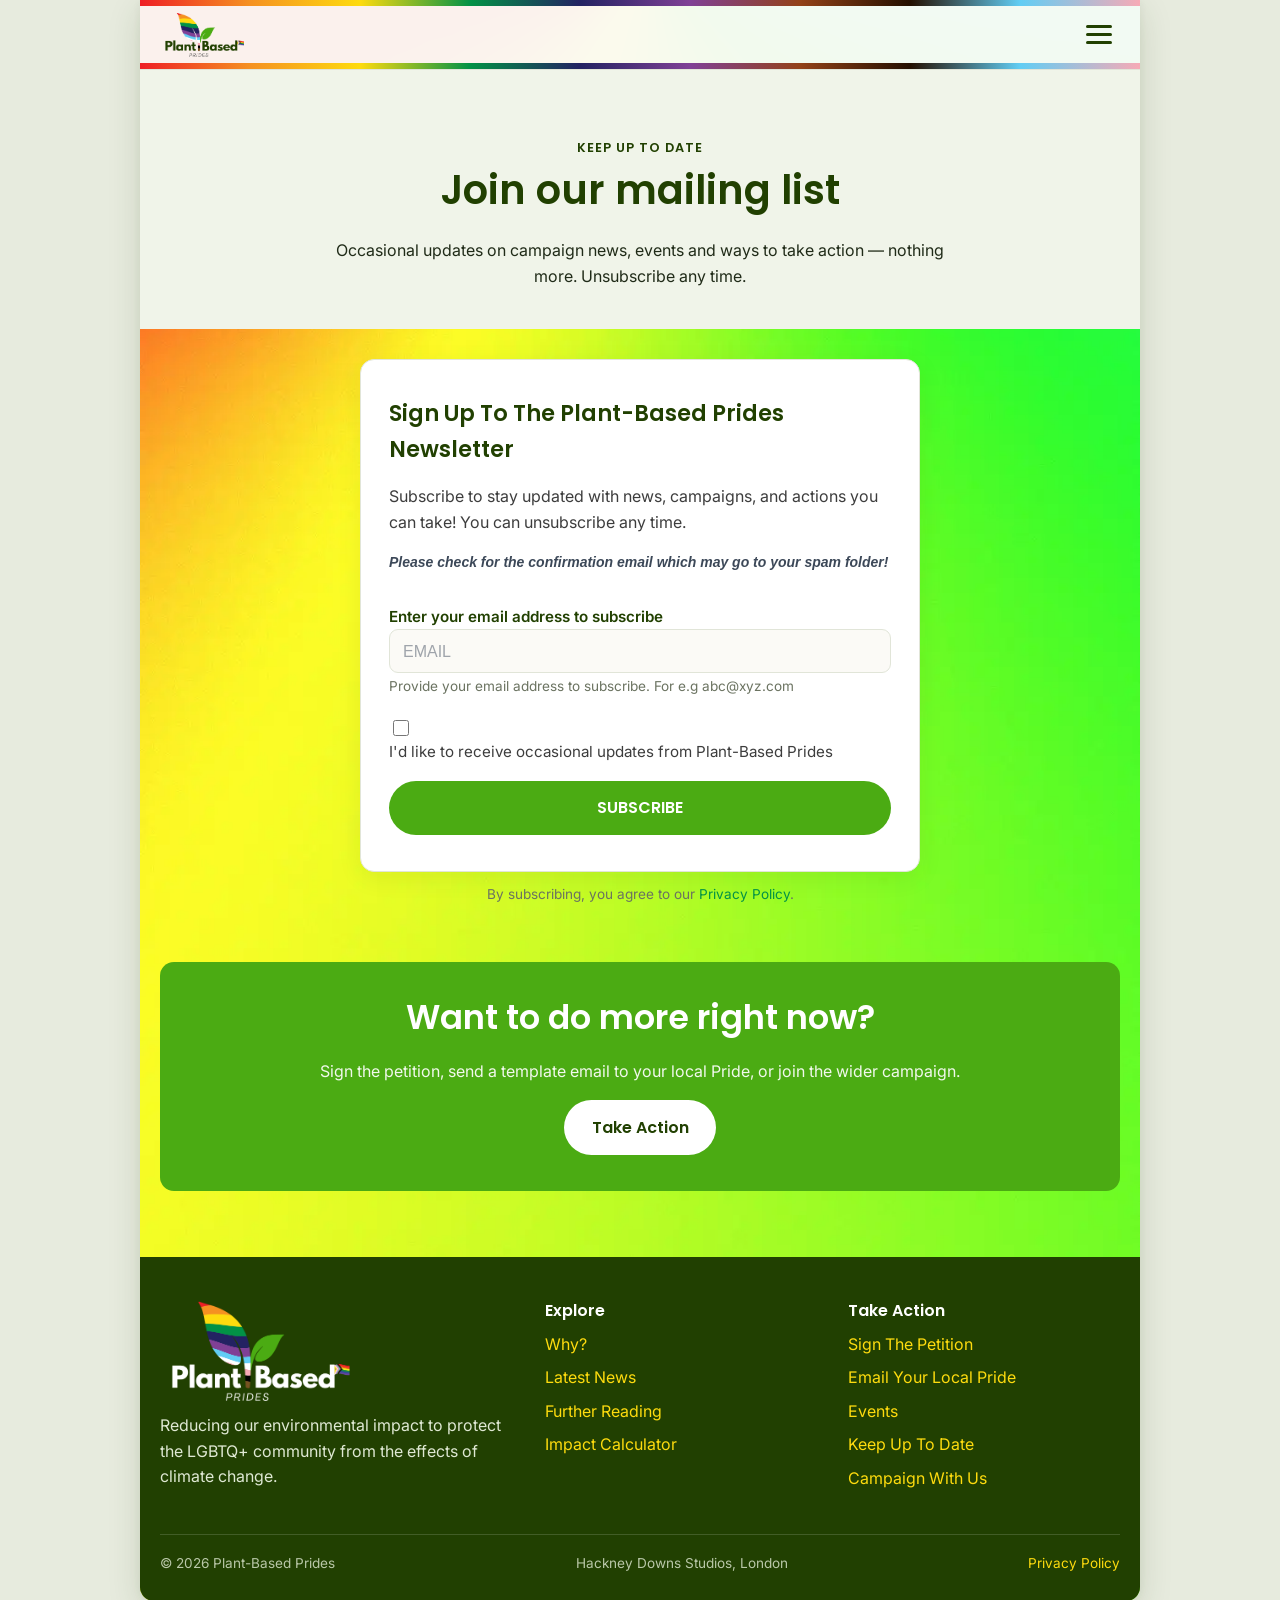
<file: keep-up-to-date.html>
<!DOCTYPE html>
<html lang="en">
<head>
<meta charset="UTF-8" />
<meta name="viewport" content="width=device-width, initial-scale=1.0" />
<title>Keep Up To Date | Plant-Based Prides</title>
<meta name="description" content="Join the Plant-Based Prides mailing list for occasional updates on campaign news, events and ways to take action." />
<link rel="icon" type="image/png" href="assets/images/favicon-32.png" />
<link rel="apple-touch-icon" href="assets/images/apple-touch-icon.png" />
<link rel="preconnect" href="https://fonts.googleapis.com" />
<link rel="preconnect" href="https://fonts.gstatic.com" crossorigin />
<link href="https://fonts.googleapis.com/css2?family=Poppins:wght@500;600;700&family=Inter:wght@400;500;600&display=swap" rel="stylesheet" />
<link rel="stylesheet" href="assets/css/style.css" />
<!-- Brevo mailing list form assets (see the form below) -->
<style>
  @font-face {
    font-display: block;
    font-family: Roboto;
    src: url(https://assets.brevo.com/font/Roboto/Latin/normal/normal/7529907e9eaf8ebb5220c5f9850e3811.woff2) format("woff2"), url(https://assets.brevo.com/font/Roboto/Latin/normal/normal/25c678feafdc175a70922a116c9be3e7.woff) format("woff")
  }
  @font-face {
    font-display: fallback;
    font-family: Roboto;
    font-weight: 600;
    src: url(https://assets.brevo.com/font/Roboto/Latin/medium/normal/6e9caeeafb1f3491be3e32744bc30440.woff2) format("woff2"), url(https://assets.brevo.com/font/Roboto/Latin/medium/normal/71501f0d8d5aa95960f6475d5487d4c2.woff) format("woff")
  }
  @font-face {
    font-display: fallback;
    font-family: Roboto;
    font-weight: 700;
    src: url(https://assets.brevo.com/font/Roboto/Latin/bold/normal/3ef7cf158f310cf752d5ad08cd0e7e60.woff2) format("woff2"), url(https://assets.brevo.com/font/Roboto/Latin/bold/normal/ece3a1d82f18b60bcce0211725c476aa.woff) format("woff")
  }
  :where(.sib-form-message-panel) { display: none; }
  :where(.sib-form-message-panel .sib-notification__icon) { width: 20px; height: 20px; }
  #sib-container input:-ms-input-placeholder { font-family: Helvetica, sans-serif; text-align: left; color: #9fa4ab; }
  #sib-container input::placeholder { font-family: Helvetica, sans-serif; text-align: left; color: #9fa4ab; }
  #sib-container textarea::placeholder { font-family: Helvetica, sans-serif; text-align: left; color: #9fa4ab; }
  #sib-container a { text-decoration: underline; color: #2BB2FC; }
</style>
<link rel="stylesheet" href="https://sibforms.com/forms/end-form/build/sib-styles.css">
</head>
<body>

<div class="page-shell">
<header class="site-header">
  <div class="pride-stripe"></div>
  <div class="nav-wrap">
    <a href="index.html" class="brand">
      <img src="assets/images/logo-text.png" alt="Plant-Based Prides" />
    </a>
    <button class="nav-toggle" aria-label="Toggle navigation" aria-expanded="false">
      <span></span><span></span><span></span>
    </button>
    <nav class="main-nav">
      <ul>
        <li><a href="index.html">Home</a></li>
        <li><a href="why.html">Why?</a></li>
        <li class="has-dropdown">
          <a class="dropdown-toggle" href="take-action.html" aria-expanded="false">Take Action <span class="chev">&#9662;</span></a>
          <ul class="dropdown-menu">
            <li><a href="https://act.plantbasedbritain.org/plant_based_prides_petition" target="_blank" rel="noopener">Sign The Petition<span class="dd-desc">Add your name to the campaign petition</span></a></li>
            <li><a href="email-your-local-pride.html">Email Your Local Pride<span class="dd-desc">Template emails, three ways to make the case</span></a></li>
            <li><a href="events.html">Events<span class="dd-desc">Pride marches, workshops and talks we're attending</span></a></li>
            <li><a href="keep-up-to-date.html">Keep Up To Date<span class="dd-desc">Join our mailing list for news and updates</span></a></li>
            <li><a href="https://act.plantbasedbritain.org/plant_based_pride_sign_up" target="_blank" rel="noopener">Campaign With Us<span class="dd-desc">Join the wider Plant-Based Prides campaign</span></a></li>
          </ul>
        </li>
        <li><a href="latest-news.html">Latest News</a></li>
        <li><a href="further-reading.html">Further Reading</a></li>
        <li><a href="impact-calculator.html">Impact Calculator</a></li>
        <li><a class="btn btn-primary btn-sm" href="https://act.plantbasedbritain.org/plant_based_prides_petition" target="_blank" rel="noopener">Sign the Petition</a></li>
      </ul>
    </nav>
  </div>
  <div class="pride-stripe"></div>
</header>

<main>

  <section class="page-hero">
    <div class="container container-narrow">
      <span class="eyebrow">Keep Up To Date</span>
      <h1>Join our mailing list</h1>
      <p>Occasional updates on campaign news, events and ways to take action &mdash; nothing more. Unsubscribe any time.</p>
    </div>
  </section>

  <section>
    <div class="container">

      <!-- Begin Brevo Form -->
      <div class="newsletter-embed">
      <div class="sib-form" style="text-align: center; background-image: url(https://img.mailinblue.com/11962826/images/content_library/original/6a8c3ab6b34d7279d8d01d8e.png); background-size: cover; background-repeat: no-repeat; background-position: center center; ">
        <div id="sib-form-container" class="sib-form-container">
          <div id="error-message" class="sib-form-message-panel" style="font-family:Helvetica, sans-serif; font-size:16px; text-align:left; color:#661d1d; background-color:#ffeded; border-color:#ff4949; border-radius:3px; max-width:540px;">
            <div class="sib-form-message-panel__text sib-form-message-panel__text--center">
              <svg viewBox="0 0 512 512" class="sib-icon sib-notification__icon"><path d="M256 40c118.621 0 216 96.075 216 216 0 119.291-96.61 216-216 216-119.244 0-216-96.562-216-216 0-119.203 96.602-216 216-216m0-32C119.043 8 8 119.083 8 256c0 136.997 111.043 248 248 248s248-111.003 248-248C504 119.083 392.957 8 256 8zm-11.49 120h22.979c6.823 0 12.274 5.682 11.99 12.5l-7 168c-.268 6.428-5.556 11.5-11.99 11.5h-8.979c-6.433 0-11.722-5.073-11.99-11.5l-7-168c-.283-6.818 5.167-12.5 11.99-12.5zM256 340c-15.464 0-28 12.536-28 28s12.536 28 28 28 28-12.536 28-28-12.536-28-28-28z" /></svg>
              <span class="sib-form-message-panel__inner-text">Your subscription could not be saved. Please try again.</span>
            </div>
          </div>
          <div></div>
          <div id="success-message" class="sib-form-message-panel" style="font-family:Helvetica, sans-serif; font-size:16px; text-align:left; color:#085229; background-color:#e7faf0; border-color:#13ce66; border-radius:3px; max-width:540px;">
            <div class="sib-form-message-panel__text sib-form-message-panel__text--center">
              <svg viewBox="0 0 512 512" class="sib-icon sib-notification__icon"><path d="M256 8C119.033 8 8 119.033 8 256s111.033 248 248 248 248-111.033 248-248S392.967 8 256 8zm0 464c-118.664 0-216-96.055-216-216 0-118.663 96.055-216 216-216 118.664 0 216 96.055 216 216 0 118.663-96.055 216-216 216zm141.63-274.961L217.15 376.071c-4.705 4.667-12.303 4.637-16.97-.068l-85.878-86.572c-4.667-4.705-4.637-12.303.068-16.97l8.52-8.451c4.705-4.667 12.303-4.637 16.97.068l68.976 69.533 163.441-162.13c4.705-4.667 12.303-4.637 16.97.068l8.451 8.52c4.668 4.705 4.637 12.303-.068 16.97z" /></svg>
              <span class="sib-form-message-panel__inner-text">Your subscription has been successful.</span>
            </div>
          </div>
          <div></div>
          <div id="sib-container" class="sib-container--large sib-container--vertical" style="max-width:540px; text-align:center; background-color:rgba(255,255,255,0.98); border-width:1px; border-style:solid; border-color:#C0CCD9; border-radius:8px; direction:ltr">
            <form id="sib-form" method="POST" action="https://230ac8a7.sibforms.com/serve/[base64]" data-type="subscription">
              <div style="padding: 8px 0;">
                <div class="sib-form-block" style="font-family:Helvetica, sans-serif; font-size:30px; font-weight:700; text-align:left; color:#3C4858; background-color:transparent; text-align:left">
                  <p>Sign Up To The Plant-Based Prides Newsletter</p>
                </div>
              </div>
              <div style="padding: 8px 0;">
                <div class="sib-form-block" style="font-family:Helvetica, sans-serif; font-size:16px; text-align:left; color:#3C4858; background-color:transparent; text-align:left">
                  <div class="sib-text-form-block">
                    <p>Subscribe to stay updated with news, campaigns, and actions you can take! You can unsubscribe any time.</p>
                  </div>
                </div>
              </div>
              <div style="padding: 8px 0;">
                <div class="sib-form-block" style="font-family:Helvetica, sans-serif; font-size:14px; font-style:italic; text-align:left; color:#3C4858; background-color:transparent; text-align:left">
                  <div class="sib-text-form-block">
                    <p><strong>Please check for the confirmation email which may go to your spam folder!</strong></p>
                  </div>
                </div>
              </div>
              <div style="padding: 8px 0;">
                <div class="sib-input sib-form-block">
                  <div class="form__entry entry_block">
                    <div class="form__label-row ">
                      <label class="entry__label" style="font-weight: 700; text-align: left; font-family:Helvetica, sans-serif; font-size:16px; font-weight:700; text-align:left; color:#3c4858;" for="EMAIL" data-required="*">Enter your email address to subscribe</label>
                      <div class="entry__field">
                        <input class="input " type="text" id="EMAIL" name="EMAIL" autocomplete="off" value="" placeholder="EMAIL" data-required="true" required />
                      </div>
                    </div>
                    <label class="entry__error entry__error--primary" style="font-family:Helvetica, sans-serif; font-size:16px; text-align:left; color:#661d1d; background-color:#ffeded; border-color:#ff4949; border-radius:3px;"></label>
                    <label class="entry__specification" style="font-family:Helvetica, sans-serif; font-size:13px; text-align:left; color:#8390A4; text-align: left ">Provide your email address to subscribe. For e.g abc@xyz.com</label>
                  </div>
                </div>
              </div>
              <div style="padding: 8px 0;">
                <div class="sib-optin sib-form-block">
                  <div class="form__entry entry_mcq">
                    <div class="form__label-row ">
                      <div class="entry__choice" style="">
                        <label>
                          <input type="checkbox" class="input_replaced" value="1" id="OPT_IN" name="OPT_IN" />
                          <span class="checkbox checkbox_tick_positive" style="margin-left:"></span><span style="font-family:Helvetica, sans-serif; font-size:14px; text-align:left; color:#3C4858; background-color:transparent;"><p>I&#39;d like to receive occasional updates from Plant-Based Prides</p></span>
                        </label>
                      </div>
                    </div>
                    <label class="entry__error entry__error--primary" style="font-family:Helvetica, sans-serif; font-size:16px; text-align:left; color:#661d1d; background-color:#ffeded; border-color:#ff4949; border-radius:3px;"></label>
                  </div>
                </div>
              </div>
              <div style="padding: 8px 0;">
                <div class="sib-form-block" style="text-align: left">
                  <button class="sib-form-block__button sib-form-block__button-with-loader" style="font-family:Helvetica, sans-serif; font-size:16px; font-weight:700; text-align:left; color:#FFFFFF; background-color:#3E4857; border-width:0px; border-radius:3px;" form="sib-form" type="submit">
                    <svg class="icon clickable__icon progress-indicator__icon sib-hide-loader-icon" viewBox="0 0 512 512"><path d="M460.116 373.846l-20.823-12.022c-5.541-3.199-7.54-10.159-4.663-15.874 30.137-59.886 28.343-131.652-5.386-189.946-33.641-58.394-94.896-95.833-161.827-99.676C261.028 55.961 256 50.751 256 44.352V20.309c0-6.904 5.808-12.337 12.703-11.982 83.556 4.306 160.163 50.864 202.11 123.677 42.063 72.696 44.079 162.316 6.031 236.832-3.14 6.148-10.75 8.461-16.728 5.01z" /></svg>
                    SUBSCRIBE
                  </button>
                </div>
              </div>
              <input type="text" name="email_address_check" value="" class="input--hidden">
              <input type="hidden" name="locale" value="en">
            </form>
          </div>
        </div>
      </div>
      </div>
      <p class="newsletter-note">By subscribing, you agree to our <a href="privacy-policy.html">Privacy Policy</a>.</p>
      <!-- End Brevo Form -->

    </div>
  </section>

  <section class="section-tight">
    <div class="container">
      <div class="cta-banner">
        <h2>Want to do more right now?</h2>
        <p>Sign the petition, send a template email to your local Pride, or join the wider campaign.</p>
        <div class="btn-group" style="justify-content:center;">
          <a href="take-action.html" class="btn btn-white">Take Action</a>
        </div>
      </div>
    </div>
  </section>

</main>

<footer class="site-footer">
  <div class="container">
    <div class="footer-grid">
      <div class="footer-brand">
        <img src="assets/images/logo-text-light.png" alt="Plant-Based Prides" />
        <p>Reducing our environmental impact to protect the LGBTQ+ community from the effects of climate change.</p>
      </div>
      <div>
        <h4>Explore</h4>
        <ul>
          <li><a href="why.html">Why?</a></li>
          <li><a href="latest-news.html">Latest News</a></li>
          <li><a href="further-reading.html">Further Reading</a></li>
          <li><a href="impact-calculator.html">Impact Calculator</a></li>
        </ul>
      </div>
      <div>
        <h4>Take Action</h4>
        <ul>
          <li><a href="https://act.plantbasedbritain.org/plant_based_prides_petition" target="_blank" rel="noopener">Sign The Petition</a></li>
          <li><a href="email-your-local-pride.html">Email Your Local Pride</a></li>
          <li><a href="events.html">Events</a></li>
          <li><a href="keep-up-to-date.html">Keep Up To Date</a></li>
          <li><a href="https://act.plantbasedbritain.org/plant_based_pride_sign_up" target="_blank" rel="noopener">Campaign With Us</a></li>
        </ul>
      </div>
    </div>
    <div class="footer-bottom">
      <span>&copy; <span id="year"></span> Plant-Based Prides</span>
      <span>Hackney Downs Studios, London</span>
      <a href="privacy-policy.html">Privacy Policy</a>
    </div>
  </div>
</footer>
</div>

<script>document.getElementById('year').textContent = new Date().getFullYear();</script>
<script src="assets/js/main.js"></script>

<!-- Brevo mailing list form script -->
<script>
  window.REQUIRED_CODE_ERROR_MESSAGE = 'Please choose a country code';
  window.LOCALE = 'en';
  window.EMAIL_INVALID_MESSAGE = window.SMS_INVALID_MESSAGE = "The information provided is invalid. Please review the field format and try again.";
  window.REQUIRED_ERROR_MESSAGE = "This field cannot be left blank. ";
  window.GENERIC_INVALID_MESSAGE = "The information provided is invalid. Please review the field format and try again.";
  window.INVALID_NUMBER = "The information provided is invalid. Please review the field format and try again.";
  window.INVALID_DATE = "Please enter a valid date";
  window.REQUIRED_MULTISELECT_MESSAGE = 'Please select at least 1 option';
  window.translation = {
    common: {
      selectedList: '{quantity} list selected',
      selectedLists: '{quantity} lists selected',
      selectedOption: '{quantity} selected',
      selectedOptions: '{quantity} selected',
    }
  };
  var AUTOHIDE = Boolean(0);
</script>
<script defer src="https://sibforms.com/forms/end-form/build/main.js"></script>

</body>
</html>
</file>
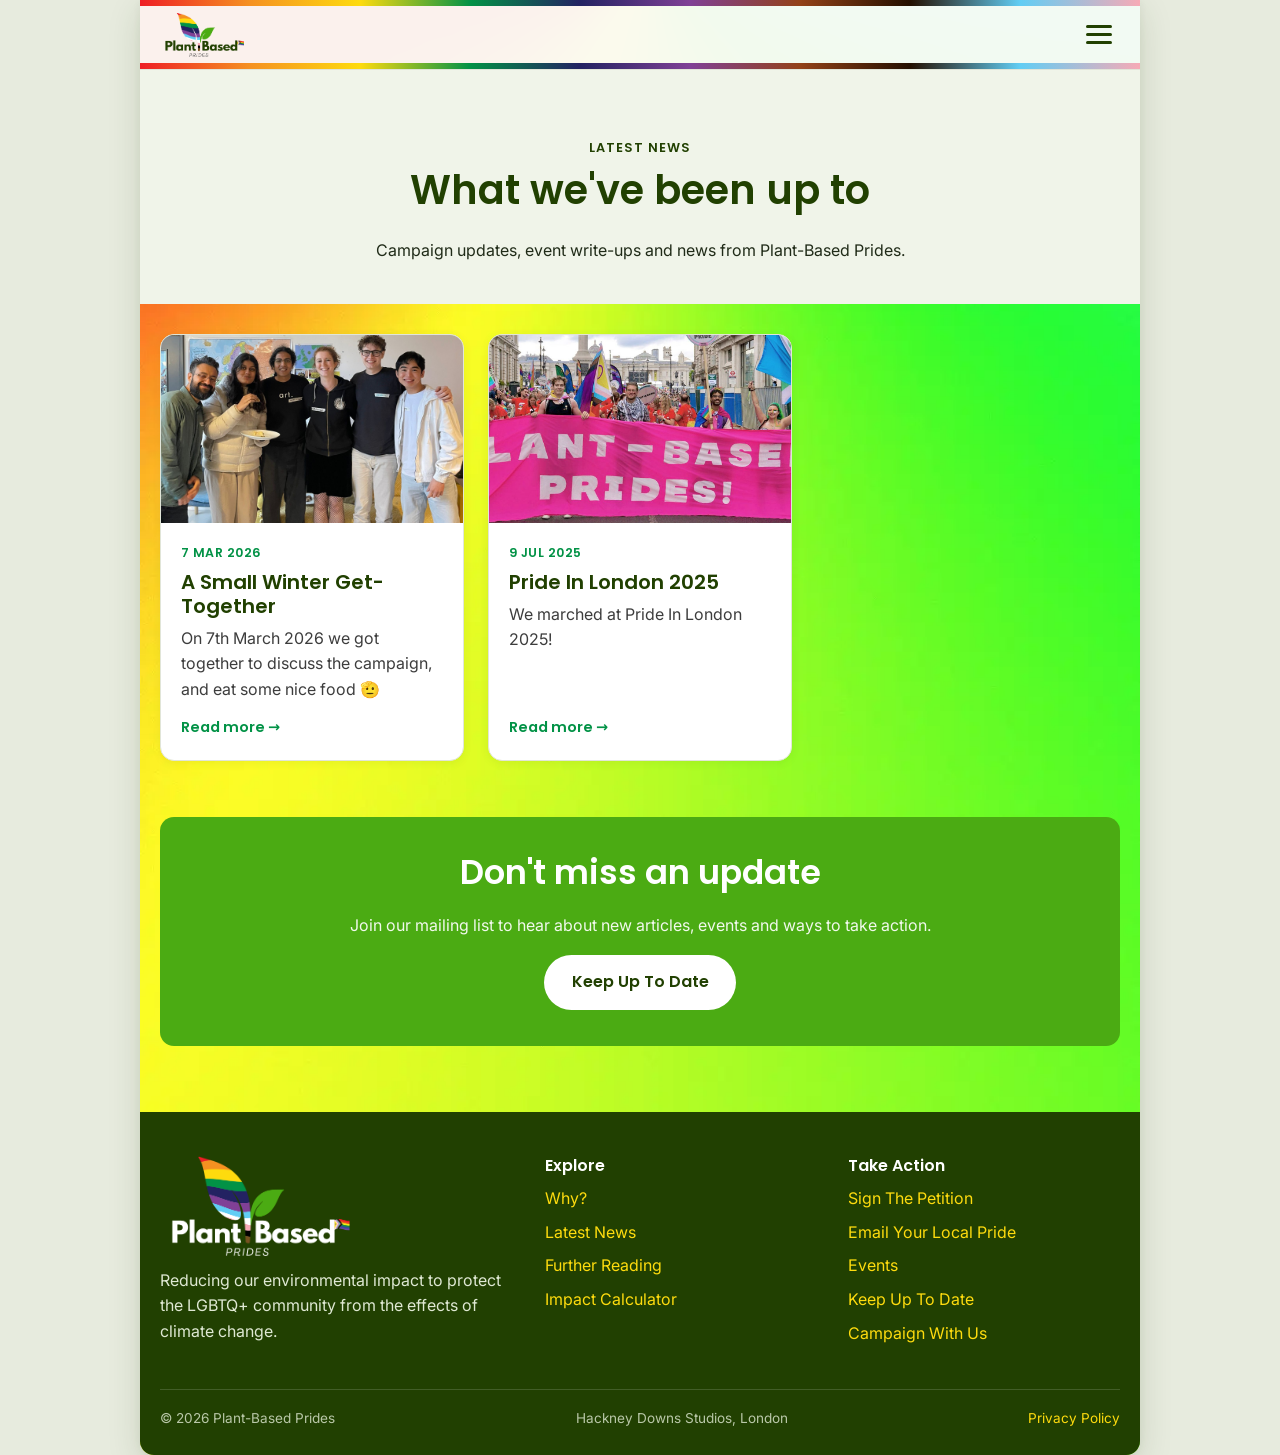
<file: latest-news.html>
<!DOCTYPE html>
<html lang="en">
<head>
<meta charset="UTF-8" />
<meta name="viewport" content="width=device-width, initial-scale=1.0" />
<title>Latest News | Plant-Based Prides</title>
<meta name="description" content="News, updates and campaign stories from Plant-Based Prides." />
<link rel="icon" type="image/png" href="assets/images/favicon-32.png" />
<link rel="apple-touch-icon" href="assets/images/apple-touch-icon.png" />
<link rel="preconnect" href="https://fonts.googleapis.com" />
<link rel="preconnect" href="https://fonts.gstatic.com" crossorigin />
<link href="https://fonts.googleapis.com/css2?family=Poppins:wght@500;600;700&family=Inter:wght@400;500;600&display=swap" rel="stylesheet" />
<link rel="stylesheet" href="assets/css/style.css" />
</head>
<body>

<div class="page-shell">
<header class="site-header">
  <div class="pride-stripe"></div>
  <div class="nav-wrap">
    <a href="index.html" class="brand">
      <img src="assets/images/logo-text.png" alt="Plant-Based Prides" />
    </a>
    <button class="nav-toggle" aria-label="Toggle navigation" aria-expanded="false">
      <span></span><span></span><span></span>
    </button>
    <nav class="main-nav">
      <ul>
        <li><a href="index.html">Home</a></li>
        <li><a href="why.html">Why?</a></li>
        <li class="has-dropdown">
          <a class="dropdown-toggle" href="take-action.html" aria-expanded="false">Take Action <span class="chev">&#9662;</span></a>
          <ul class="dropdown-menu">
            <li><a href="https://act.plantbasedbritain.org/plant_based_prides_petition" target="_blank" rel="noopener">Sign The Petition<span class="dd-desc">Add your name to the campaign petition</span></a></li>
            <li><a href="email-your-local-pride.html">Email Your Local Pride<span class="dd-desc">Template emails, three ways to make the case</span></a></li>
            <li><a href="events.html">Events<span class="dd-desc">Pride marches, workshops and talks we're attending</span></a></li>
            <li><a href="keep-up-to-date.html">Keep Up To Date<span class="dd-desc">Join our mailing list for news and updates</span></a></li>
            <li><a href="https://act.plantbasedbritain.org/plant_based_pride_sign_up" target="_blank" rel="noopener">Campaign With Us<span class="dd-desc">Join the wider Plant-Based Prides campaign</span></a></li>
          </ul>
        </li>
        <li><a href="latest-news.html">Latest News</a></li>
        <li><a href="further-reading.html">Further Reading</a></li>
        <li><a href="impact-calculator.html">Impact Calculator</a></li>
        <li><a class="btn btn-primary btn-sm" href="https://act.plantbasedbritain.org/plant_based_prides_petition" target="_blank" rel="noopener">Sign the Petition</a></li>
      </ul>
    </nav>
  </div>
  <div class="pride-stripe"></div>
</header>

<main>

  <section class="page-hero">
    <div class="container container-narrow">
      <span class="eyebrow">Latest News</span>
      <h1>What we've been up to</h1>
      <p>Campaign updates, event write-ups and news from Plant-Based Prides.</p>
    </div>
  </section>

  <section>
    <div class="container">
      <div id="newsGrid" class="news-grid"></div>
      <div id="newsEmpty" class="event-empty" style="display:none;">No news articles have been posted yet &mdash; check back soon.</div>
    </div>
  </section>

  <section class="section-tight">
    <div class="container">
      <div class="cta-banner">
        <h2>Don't miss an update</h2>
        <p>Join our mailing list to hear about new articles, events and ways to take action.</p>
        <div class="btn-group" style="justify-content:center;">
          <a href="keep-up-to-date.html" class="btn btn-white">Keep Up To Date</a>
        </div>
      </div>
    </div>
  </section>

</main>

<footer class="site-footer">
  <div class="container">
    <div class="footer-grid">
      <div class="footer-brand">
        <img src="assets/images/logo-text-light.png" alt="Plant-Based Prides" />
        <p>Reducing our environmental impact to protect the LGBTQ+ community from the effects of climate change.</p>
      </div>
      <div>
        <h4>Explore</h4>
        <ul>
          <li><a href="why.html">Why?</a></li>
          <li><a href="latest-news.html">Latest News</a></li>
          <li><a href="further-reading.html">Further Reading</a></li>
          <li><a href="impact-calculator.html">Impact Calculator</a></li>
        </ul>
      </div>
      <div>
        <h4>Take Action</h4>
        <ul>
          <li><a href="https://act.plantbasedbritain.org/plant_based_prides_petition" target="_blank" rel="noopener">Sign The Petition</a></li>
          <li><a href="email-your-local-pride.html">Email Your Local Pride</a></li>
          <li><a href="events.html">Events</a></li>
          <li><a href="keep-up-to-date.html">Keep Up To Date</a></li>
          <li><a href="https://act.plantbasedbritain.org/plant_based_pride_sign_up" target="_blank" rel="noopener">Campaign With Us</a></li>
        </ul>
      </div>
    </div>
    <div class="footer-bottom">
      <span>&copy; <span id="year"></span> Plant-Based Prides</span>
      <span>Hackney Downs Studios, London</span>
      <a href="privacy-policy.html">Privacy Policy</a>
    </div>
  </div>
</footer>
</div>

<script>document.getElementById('year').textContent = new Date().getFullYear();</script>
<script src="assets/js/news-data.js"></script>
<script src="assets/js/main.js"></script>
<script>
  document.addEventListener("DOMContentLoaded", () => {
    const MONTHS = ["Jan","Feb","Mar","Apr","May","Jun","Jul","Aug","Sep","Oct","Nov","Dec"];
    const grid = document.getElementById("newsGrid");
    const empty = document.getElementById("newsEmpty");

    const articles = (window.PBP_NEWS || [])
      .slice()
      .sort((a, b) => new Date(b.date) - new Date(a.date));

    function escapeHtml(str) {
      return String(str || "").replace(/[&<>"']/g, (c) => ({
        "&": "&amp;", "<": "&lt;", ">": "&gt;", '"': "&quot;", "'": "&#39;",
      }[c]));
    }

    function renderCard(article) {
      const d = new Date(article.date + "T00:00:00");
      const dateLabel = `${d.getDate()} ${MONTHS[d.getMonth()]} ${d.getFullYear()}`;
      const imageHtml = article.image
        ? `<div class="news-card-image"><img src="${article.image}" alt="${escapeHtml(article.imageAlt || "")}" loading="lazy" /></div>`
        : `<div class="news-card-image news-card-image--placeholder" aria-hidden="true"></div>`;
      const href = `article.html?id=${encodeURIComponent(article.id)}`;

      return `
        <a class="news-card" href="${href}">
          ${imageHtml}
          <div class="news-card-body">
            <span class="news-card-date">${dateLabel}</span>
            <h3>${escapeHtml(article.title)}</h3>
            <p>${escapeHtml(article.excerpt || "")}</p>
            <span class="news-card-link">Read more &rarr;</span>
          </div>
        </a>
      `;
    }

    if (articles.length) {
      grid.innerHTML = articles.map(renderCard).join("");
    } else {
      empty.style.display = "block";
    }
  });
</script>

</body>
</html>
</file>
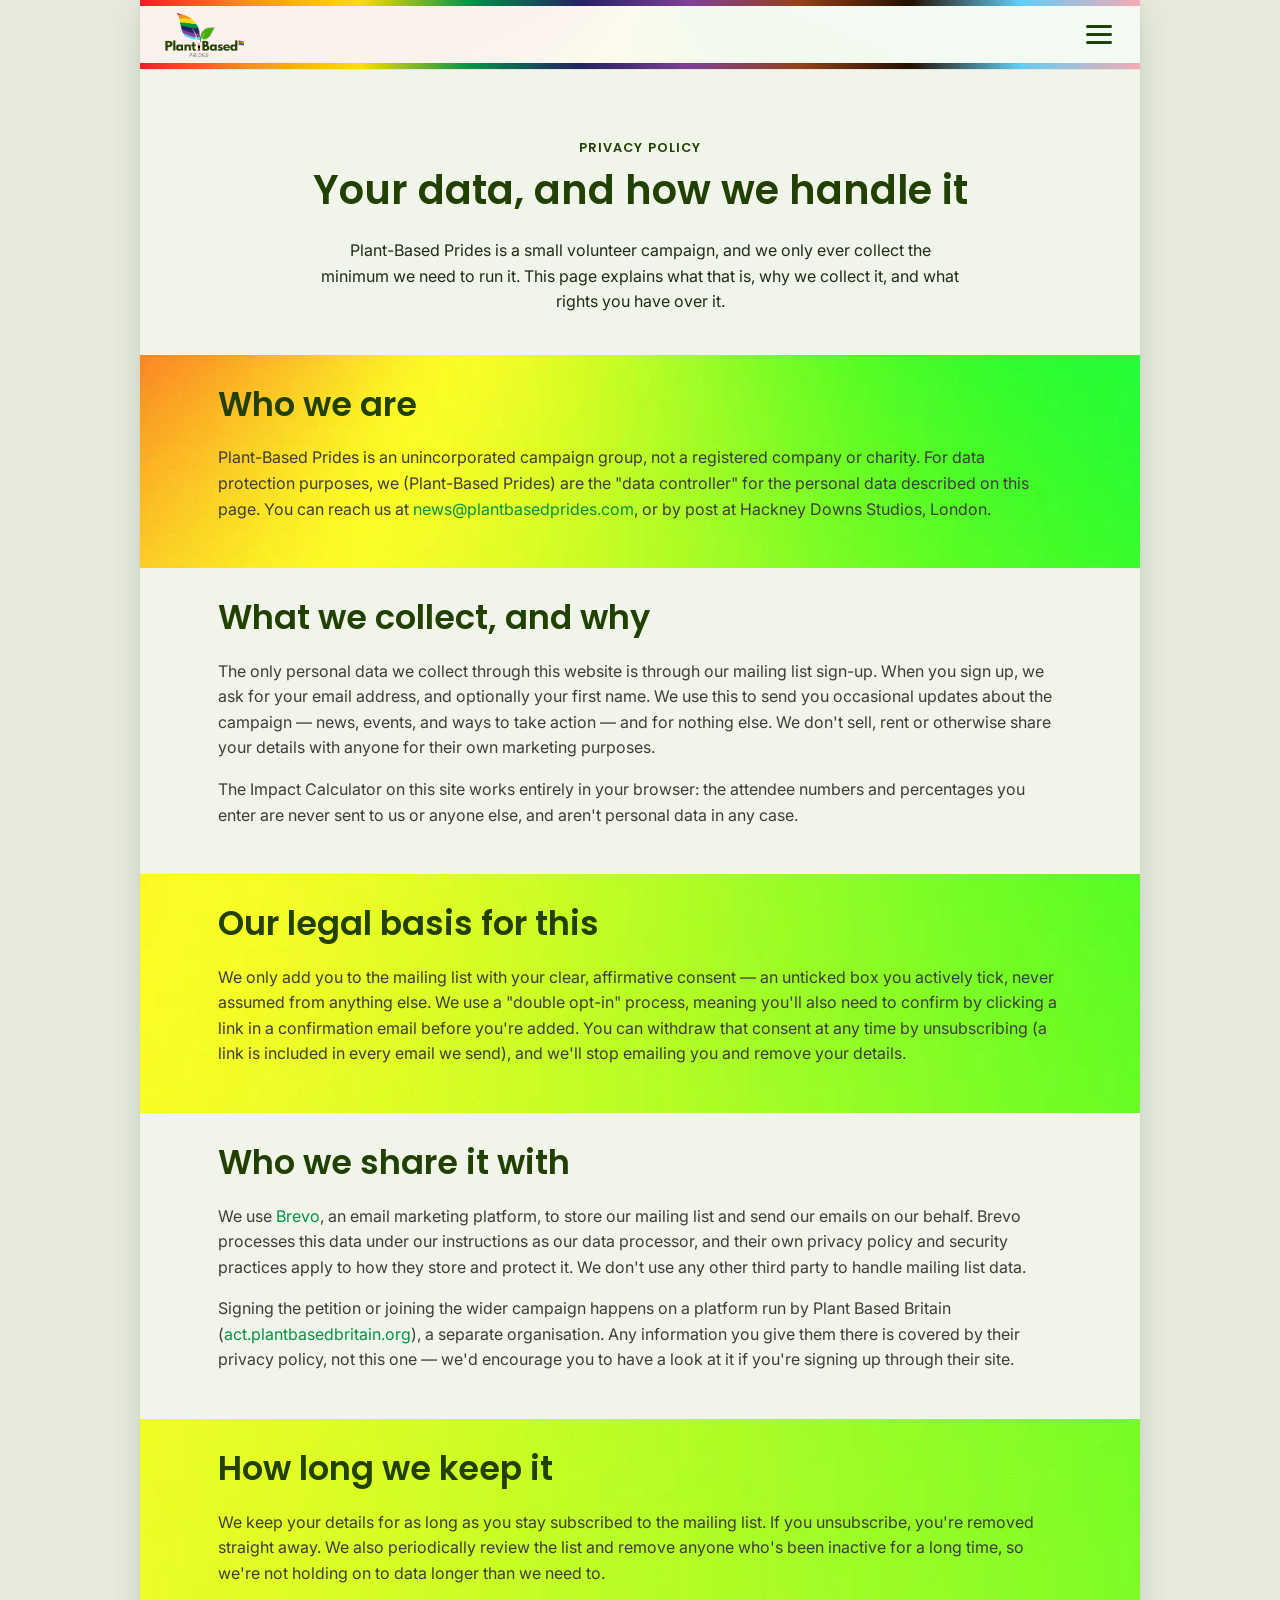
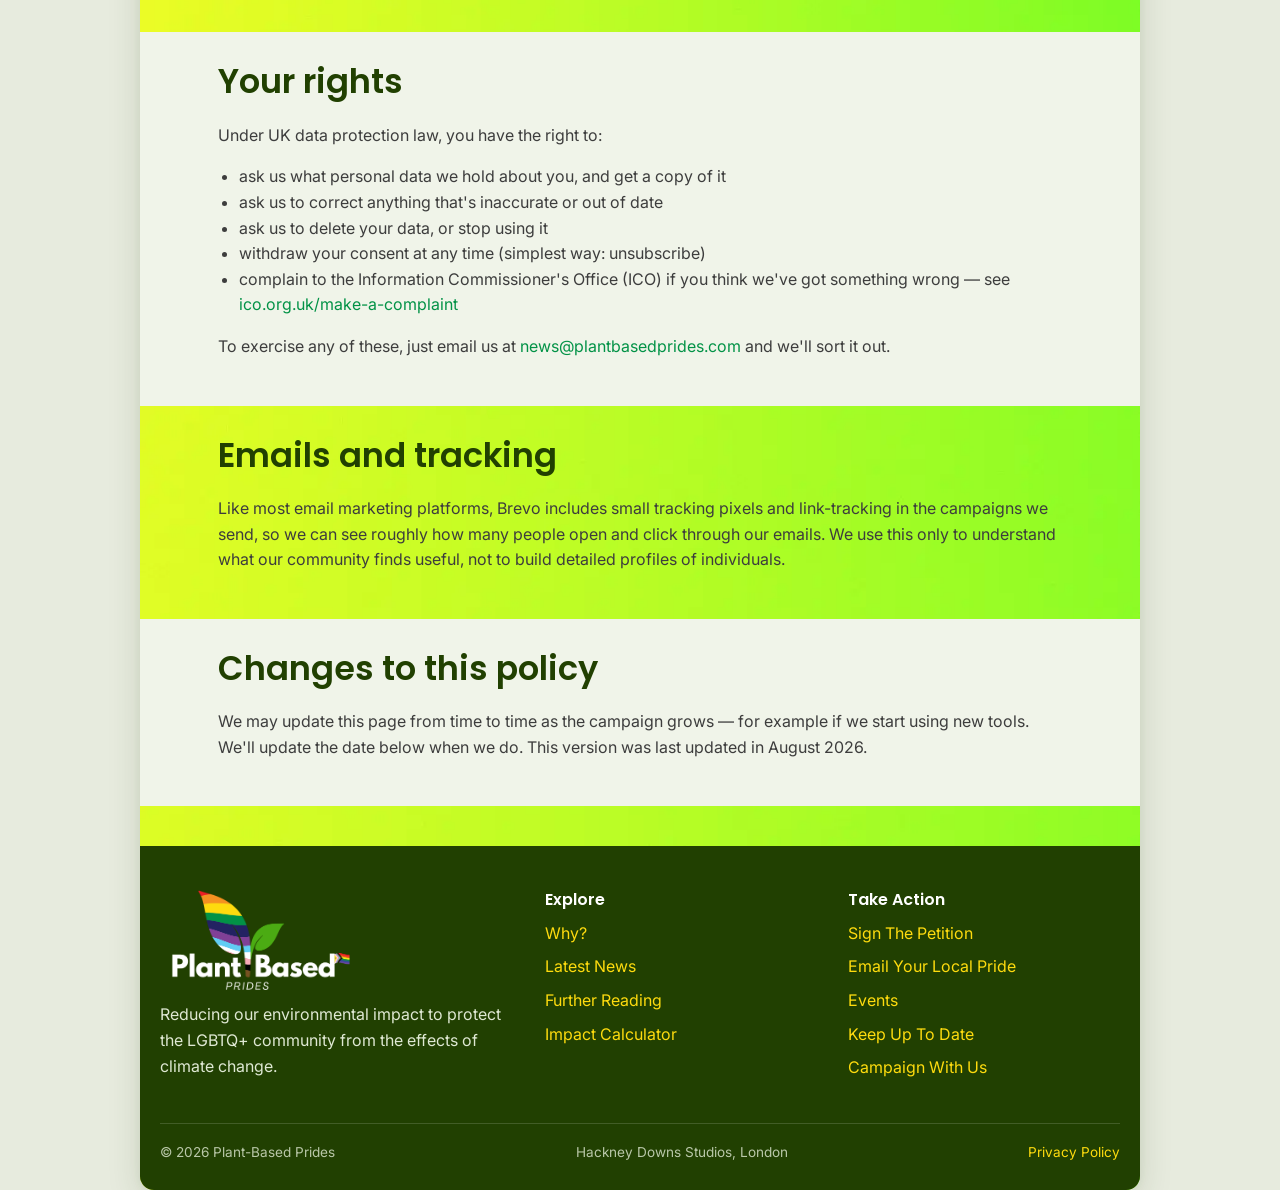
<file: privacy-policy.html>
<!DOCTYPE html>
<html lang="en">
<head>
<meta charset="UTF-8" />
<meta name="viewport" content="width=device-width, initial-scale=1.0" />
<title>Privacy Policy | Plant-Based Prides</title>
<meta name="description" content="How Plant-Based Prides collects, uses and protects your personal data, including for our mailing list." />
<link rel="icon" type="image/png" href="assets/images/favicon-32.png" />
<link rel="apple-touch-icon" href="assets/images/apple-touch-icon.png" />
<link rel="preconnect" href="https://fonts.googleapis.com" />
<link rel="preconnect" href="https://fonts.gstatic.com" crossorigin />
<link href="https://fonts.googleapis.com/css2?family=Poppins:wght@500;600;700&family=Inter:wght@400;500;600&display=swap" rel="stylesheet" />
<link rel="stylesheet" href="assets/css/style.css" />
</head>
<body>

<div class="page-shell">
<header class="site-header">
  <div class="pride-stripe"></div>
  <div class="nav-wrap">
    <a href="index.html" class="brand">
      <img src="assets/images/logo-text.png" alt="Plant-Based Prides" />
    </a>
    <button class="nav-toggle" aria-label="Toggle navigation" aria-expanded="false">
      <span></span><span></span><span></span>
    </button>
    <nav class="main-nav">
      <ul>
        <li><a href="index.html">Home</a></li>
        <li><a href="why.html">Why?</a></li>
        <li class="has-dropdown">
          <a class="dropdown-toggle" href="take-action.html" aria-expanded="false">Take Action <span class="chev">&#9662;</span></a>
          <ul class="dropdown-menu">
            <li><a href="https://act.plantbasedbritain.org/plant_based_prides_petition" target="_blank" rel="noopener">Sign The Petition<span class="dd-desc">Add your name to the campaign petition</span></a></li>
            <li><a href="email-your-local-pride.html">Email Your Local Pride<span class="dd-desc">Template emails, three ways to make the case</span></a></li>
            <li><a href="events.html">Events<span class="dd-desc">Pride marches, workshops and talks we're attending</span></a></li>
            <li><a href="keep-up-to-date.html">Keep Up To Date<span class="dd-desc">Join our mailing list for news and updates</span></a></li>
            <li><a href="https://act.plantbasedbritain.org/plant_based_pride_sign_up" target="_blank" rel="noopener">Campaign With Us<span class="dd-desc">Join the wider Plant-Based Prides campaign</span></a></li>
          </ul>
        </li>
        <li><a href="latest-news.html">Latest News</a></li>
        <li><a href="further-reading.html">Further Reading</a></li>
        <li><a href="impact-calculator.html">Impact Calculator</a></li>
        <li><a class="btn btn-primary btn-sm" href="https://act.plantbasedbritain.org/plant_based_prides_petition" target="_blank" rel="noopener">Sign the Petition</a></li>
      </ul>
    </nav>
  </div>
  <div class="pride-stripe"></div>
</header>

<main>

  <section class="page-hero">
    <div class="container container-narrow">
      <span class="eyebrow">Privacy Policy</span>
      <h1>Your data, and how we handle it</h1>
      <p>Plant-Based Prides is a small volunteer campaign, and we only ever collect the minimum we need to run it. This page explains what that is, why we collect it, and what rights you have over it.</p>
    </div>
  </section>

  <section>
    <div class="container container-narrow">
      <h2>Who we are</h2>
      <p>Plant-Based Prides is an unincorporated campaign group, not a registered company or charity. For data protection purposes, we (Plant-Based Prides) are the "data controller" for the personal data described on this page. You can reach us at <a href="mailto:news@plantbasedprides.com">news@plantbasedprides.com</a>, or by post at Hackney Downs Studios, London.</p>
    </div>
  </section>

  <section class="section-alt">
    <div class="container container-narrow">
      <h2>What we collect, and why</h2>
      <p>The only personal data we collect through this website is through our mailing list sign-up. When you sign up, we ask for your email address, and optionally your first name. We use this to send you occasional updates about the campaign &mdash; news, events, and ways to take action &mdash; and for nothing else. We don't sell, rent or otherwise share your details with anyone for their own marketing purposes.</p>
      <p>The Impact Calculator on this site works entirely in your browser: the attendee numbers and percentages you enter are never sent to us or anyone else, and aren't personal data in any case.</p>
    </div>
  </section>

  <section>
    <div class="container container-narrow">
      <h2>Our legal basis for this</h2>
      <p>We only add you to the mailing list with your clear, affirmative consent &mdash; an unticked box you actively tick, never assumed from anything else. We use a "double opt-in" process, meaning you'll also need to confirm by clicking a link in a confirmation email before you're added. You can withdraw that consent at any time by unsubscribing (a link is included in every email we send), and we'll stop emailing you and remove your details.</p>
    </div>
  </section>

  <section class="section-alt">
    <div class="container container-narrow">
      <h2>Who we share it with</h2>
      <p>We use <a href="https://www.brevo.com/legal/privacypolicy/" target="_blank" rel="noopener">Brevo</a>, an email marketing platform, to store our mailing list and send our emails on our behalf. Brevo processes this data under our instructions as our data processor, and their own privacy policy and security practices apply to how they store and protect it. We don't use any other third party to handle mailing list data.</p>
      <p>Signing the petition or joining the wider campaign happens on a platform run by Plant Based Britain (<a href="https://act.plantbasedbritain.org" target="_blank" rel="noopener">act.plantbasedbritain.org</a>), a separate organisation. Any information you give them there is covered by their privacy policy, not this one &mdash; we'd encourage you to have a look at it if you're signing up through their site.</p>
    </div>
  </section>

  <section>
    <div class="container container-narrow">
      <h2>How long we keep it</h2>
      <p>We keep your details for as long as you stay subscribed to the mailing list. If you unsubscribe, you're removed straight away. We also periodically review the list and remove anyone who's been inactive for a long time, so we're not holding on to data longer than we need to.</p>
    </div>
  </section>

  <section class="section-alt">
    <div class="container container-narrow">
      <h2>Your rights</h2>
      <p>Under UK data protection law, you have the right to:</p>
      <ul>
        <li>ask us what personal data we hold about you, and get a copy of it</li>
        <li>ask us to correct anything that's inaccurate or out of date</li>
        <li>ask us to delete your data, or stop using it</li>
        <li>withdraw your consent at any time (simplest way: unsubscribe)</li>
        <li>complain to the Information Commissioner's Office (ICO) if you think we've got something wrong &mdash; see <a href="https://ico.org.uk/make-a-complaint/" target="_blank" rel="noopener">ico.org.uk/make-a-complaint</a></li>
      </ul>
      <p>To exercise any of these, just email us at <a href="mailto:news@plantbasedprides.com">news@plantbasedprides.com</a> and we'll sort it out.</p>
    </div>
  </section>

  <section>
    <div class="container container-narrow">
      <h2>Emails and tracking</h2>
      <p>Like most email marketing platforms, Brevo includes small tracking pixels and link-tracking in the campaigns we send, so we can see roughly how many people open and click through our emails. We use this only to understand what our community finds useful, not to build detailed profiles of individuals.</p>
    </div>
  </section>

  <section class="section-alt">
    <div class="container container-narrow">
      <h2>Changes to this policy</h2>
      <p>We may update this page from time to time as the campaign grows &mdash; for example if we start using new tools. We'll update the date below when we do. This version was last updated in August 2026.</p>
    </div>
  </section>

</main>

<footer class="site-footer">
  <div class="container">
    <div class="footer-grid">
      <div class="footer-brand">
        <img src="assets/images/logo-text-light.png" alt="Plant-Based Prides" />
        <p>Reducing our environmental impact to protect the LGBTQ+ community from the effects of climate change.</p>
      </div>
      <div>
        <h4>Explore</h4>
        <ul>
          <li><a href="why.html">Why?</a></li>
          <li><a href="latest-news.html">Latest News</a></li>
          <li><a href="further-reading.html">Further Reading</a></li>
          <li><a href="impact-calculator.html">Impact Calculator</a></li>
        </ul>
      </div>
      <div>
        <h4>Take Action</h4>
        <ul>
          <li><a href="https://act.plantbasedbritain.org/plant_based_prides_petition" target="_blank" rel="noopener">Sign The Petition</a></li>
          <li><a href="email-your-local-pride.html">Email Your Local Pride</a></li>
          <li><a href="events.html">Events</a></li>
          <li><a href="keep-up-to-date.html">Keep Up To Date</a></li>
          <li><a href="https://act.plantbasedbritain.org/plant_based_pride_sign_up" target="_blank" rel="noopener">Campaign With Us</a></li>
        </ul>
      </div>
    </div>
    <div class="footer-bottom">
      <span>&copy; <span id="year"></span> Plant-Based Prides</span>
      <span>Hackney Downs Studios, London</span>
      <a href="privacy-policy.html">Privacy Policy</a>
    </div>
  </div>
</footer>
</div>

<script>document.getElementById('year').textContent = new Date().getFullYear();</script>
<script src="assets/js/main.js"></script>

</body>
</html>
</file>
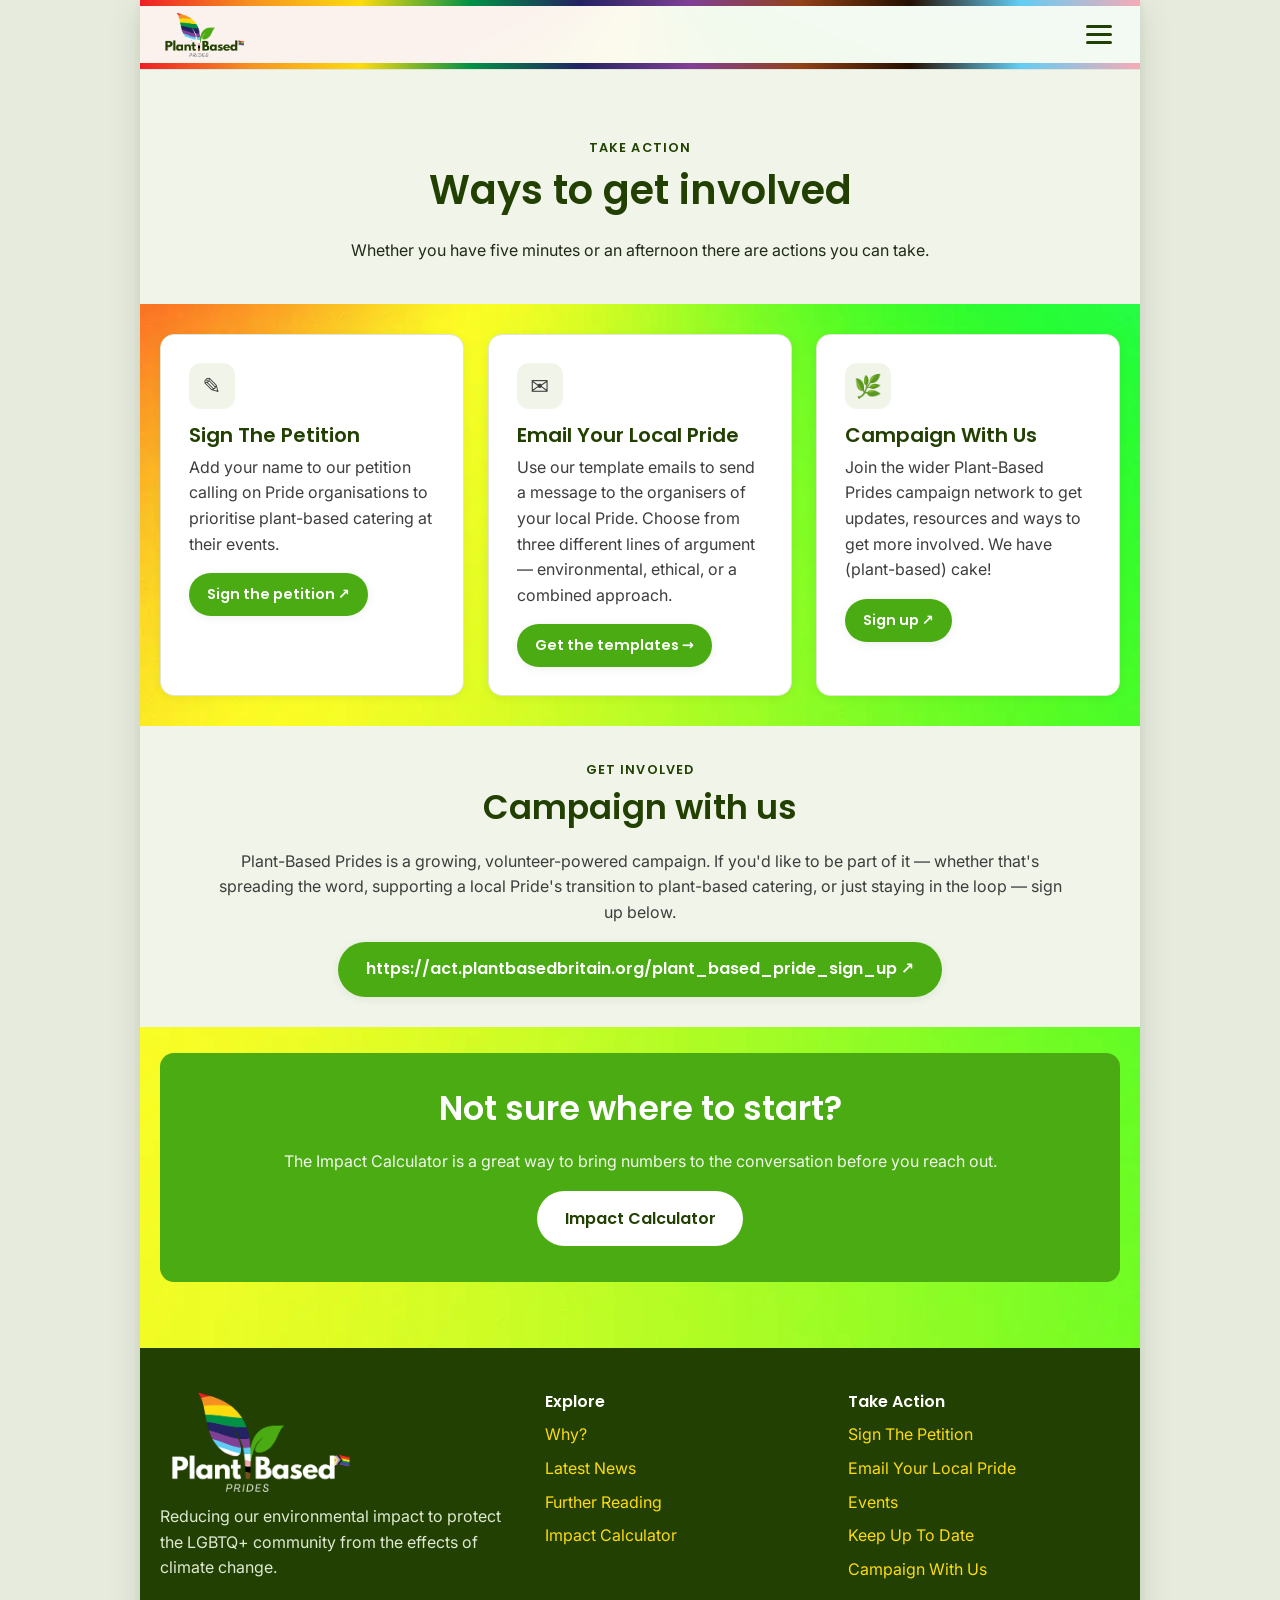
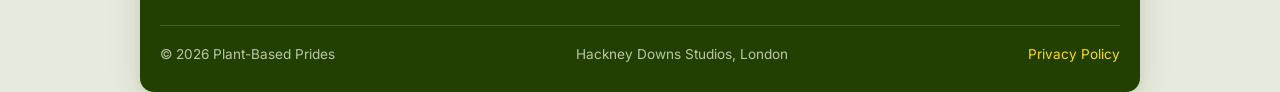
<file: take-action.html>
<!DOCTYPE html>
<html lang="en">
<head>
<meta charset="UTF-8" />
<meta name="viewport" content="width=device-width, initial-scale=1.0" />
<title>Take Action | Plant-Based Prides</title>
<meta name="description" content="Three ways to take action with Plant-Based Prides: sign the petition, email your local Pride using a template letter, or campaign with us." />
<link rel="icon" type="image/png" href="assets/images/favicon-32.png" />
<link rel="apple-touch-icon" href="assets/images/apple-touch-icon.png" />
<link rel="preconnect" href="https://fonts.googleapis.com" />
<link rel="preconnect" href="https://fonts.gstatic.com" crossorigin />
<link href="https://fonts.googleapis.com/css2?family=Poppins:wght@500;600;700&family=Inter:wght@400;500;600&display=swap" rel="stylesheet" />
<link rel="stylesheet" href="assets/css/style.css" />
</head>
<body>

<div class="page-shell">
<header class="site-header">
  <div class="pride-stripe"></div>
  <div class="nav-wrap">
    <a href="index.html" class="brand">
      <img src="assets/images/logo-text.png" alt="Plant-Based Prides" />
    </a>
    <button class="nav-toggle" aria-label="Toggle navigation" aria-expanded="false">
      <span></span><span></span><span></span>
    </button>
    <nav class="main-nav">
      <ul>
        <li><a href="index.html">Home</a></li>
        <li><a href="why.html">Why?</a></li>
        <li class="has-dropdown">
          <a class="dropdown-toggle" href="take-action.html" aria-expanded="false">Take Action <span class="chev">&#9662;</span></a>
          <ul class="dropdown-menu">
            <li><a href="https://act.plantbasedbritain.org/plant_based_prides_petition" target="_blank" rel="noopener">Sign The Petition<span class="dd-desc">Add your name to the campaign petition</span></a></li>
            <li><a href="email-your-local-pride.html">Email Your Local Pride<span class="dd-desc">Template emails, three ways to make the case</span></a></li>
            <li><a href="events.html">Events<span class="dd-desc">Pride marches, workshops and talks we're attending</span></a></li>
            <li><a href="keep-up-to-date.html">Keep Up To Date<span class="dd-desc">Join our mailing list for news and updates</span></a></li>
            <li><a href="https://act.plantbasedbritain.org/plant_based_pride_sign_up" target="_blank" rel="noopener">Campaign With Us<span class="dd-desc">Join the wider Plant-Based Prides campaign</span></a></li>
          </ul>
        </li>
        <li><a href="latest-news.html">Latest News</a></li>
        <li><a href="further-reading.html">Further Reading</a></li>
        <li><a href="impact-calculator.html">Impact Calculator</a></li>
        <li><a class="btn btn-primary btn-sm" href="https://act.plantbasedbritain.org/plant_based_prides_petition" target="_blank" rel="noopener">Sign the Petition</a></li>
      </ul>
    </nav>
  </div>
  <div class="pride-stripe"></div>
</header>

<main>

  <section class="page-hero">
    <div class="container container-narrow">
      <span class="eyebrow">Take Action</span>
      <h1>Ways to get involved</h1>
      <p>Whether you have five minutes or an afternoon there are actions you can take.</p>
    </div>
  </section>

  <section>
    <div class="container">
      <div class="grid grid-3">

        <div class="card">
          <div class="icon">&#9998;</div>
          <h3>Sign The Petition</h3>
          <p>Add your name to our petition calling on Pride organisations to prioritise plant-based catering at their events.</p>
          <a class="btn btn-primary btn-sm" href="https://act.plantbasedbritain.org/plant_based_prides_petition" target="_blank" rel="noopener">Sign the petition &#8599;</a>
        </div>

        <div class="card">
          <div class="icon">&#9993;</div>
          <h3>Email Your Local Pride</h3>
          <p>Use our template emails to send a message to the organisers of your local Pride. Choose from three different lines of argument &mdash; environmental, ethical, or a combined approach.</p>
          <a class="btn btn-primary btn-sm" href="email-your-local-pride.html">Get the templates &rarr;</a>
        </div>

        <div class="card">
          <div class="icon">&#127807;</div>
          <h3>Campaign With Us</h3>
          <p>Join the wider Plant-Based Prides campaign network to get updates, resources and ways to get more involved. We have (plant-based) cake!</p>
          <a class="btn btn-primary btn-sm" href="https://act.plantbasedbritain.org/plant_based_pride_sign_up" target="_blank" rel="noopener">Sign up &#8599;</a>
        </div>

      </div>
    </div>
  </section>

  <section class="section-alt" id="campaign-with-us">
    <div class="container container-narrow text-center">
      <span class="eyebrow">Get Involved</span>
      <h2>Campaign with us</h2>
      <p>Plant-Based Prides is a growing, volunteer-powered campaign. If you'd like to be part of it &mdash; whether that's spreading the word, supporting a local Pride's transition to plant-based catering, or just staying in the loop &mdash; sign up below.</p>
      <a class="btn btn-primary" href="https://act.plantbasedbritain.org/plant_based_pride_sign_up" target="_blank" rel="noopener">https://act.plantbasedbritain.org/plant_based_pride_sign_up &#8599;</a>
    </div>
  </section>

  <section class="section-tight">
    <div class="container">
      <div class="cta-banner">
        <h2>Not sure where to start?</h2>
        <p>The Impact Calculator is a great way to bring numbers to the conversation before you reach out.</p>
        <div class="btn-group" style="justify-content:center;">
          <a href="impact-calculator.html" class="btn btn-white">Impact Calculator</a>
        </div>
      </div>
    </div>
  </section>

</main>

<footer class="site-footer">
  <div class="container">
    <div class="footer-grid">
      <div class="footer-brand">
        <img src="assets/images/logo-text-light.png" alt="Plant-Based Prides" />
        <p>Reducing our environmental impact to protect the LGBTQ+ community from the effects of climate change.</p>
      </div>
      <div>
        <h4>Explore</h4>
        <ul>
          <li><a href="why.html">Why?</a></li>
          <li><a href="latest-news.html">Latest News</a></li>
          <li><a href="further-reading.html">Further Reading</a></li>
          <li><a href="impact-calculator.html">Impact Calculator</a></li>
        </ul>
      </div>
      <div>
        <h4>Take Action</h4>
        <ul>
          <li><a href="https://act.plantbasedbritain.org/plant_based_prides_petition" target="_blank" rel="noopener">Sign The Petition</a></li>
          <li><a href="email-your-local-pride.html">Email Your Local Pride</a></li>
          <li><a href="events.html">Events</a></li>
          <li><a href="keep-up-to-date.html">Keep Up To Date</a></li>
          <li><a href="https://act.plantbasedbritain.org/plant_based_pride_sign_up" target="_blank" rel="noopener">Campaign With Us</a></li>
        </ul>
      </div>
    </div>
    <div class="footer-bottom">
      <span>&copy; <span id="year"></span> Plant-Based Prides</span>
      <span>Hackney Downs Studios, London</span>
      <a href="privacy-policy.html">Privacy Policy</a>
    </div>
  </div>
</footer>
</div>

<script>document.getElementById('year').textContent = new Date().getFullYear();</script>
<script src="assets/js/main.js"></script>

</body>
</html>
</file>
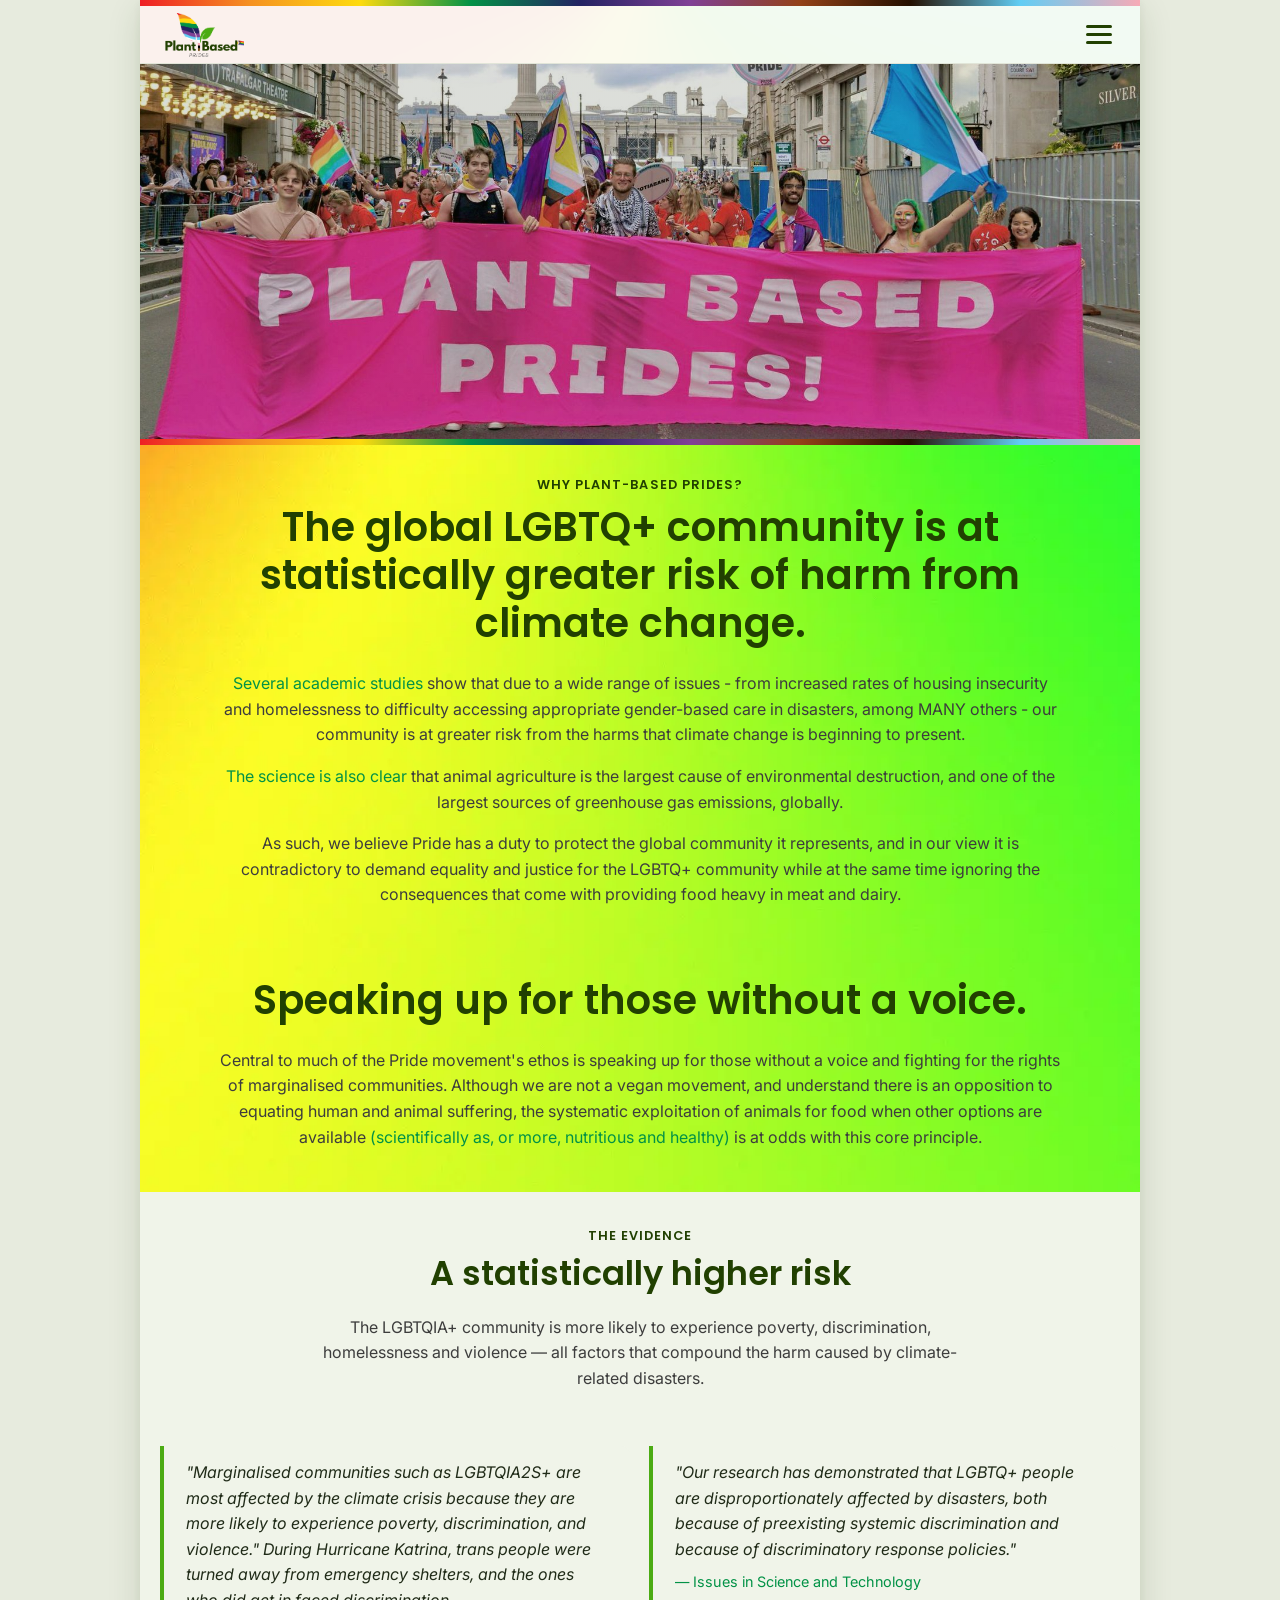
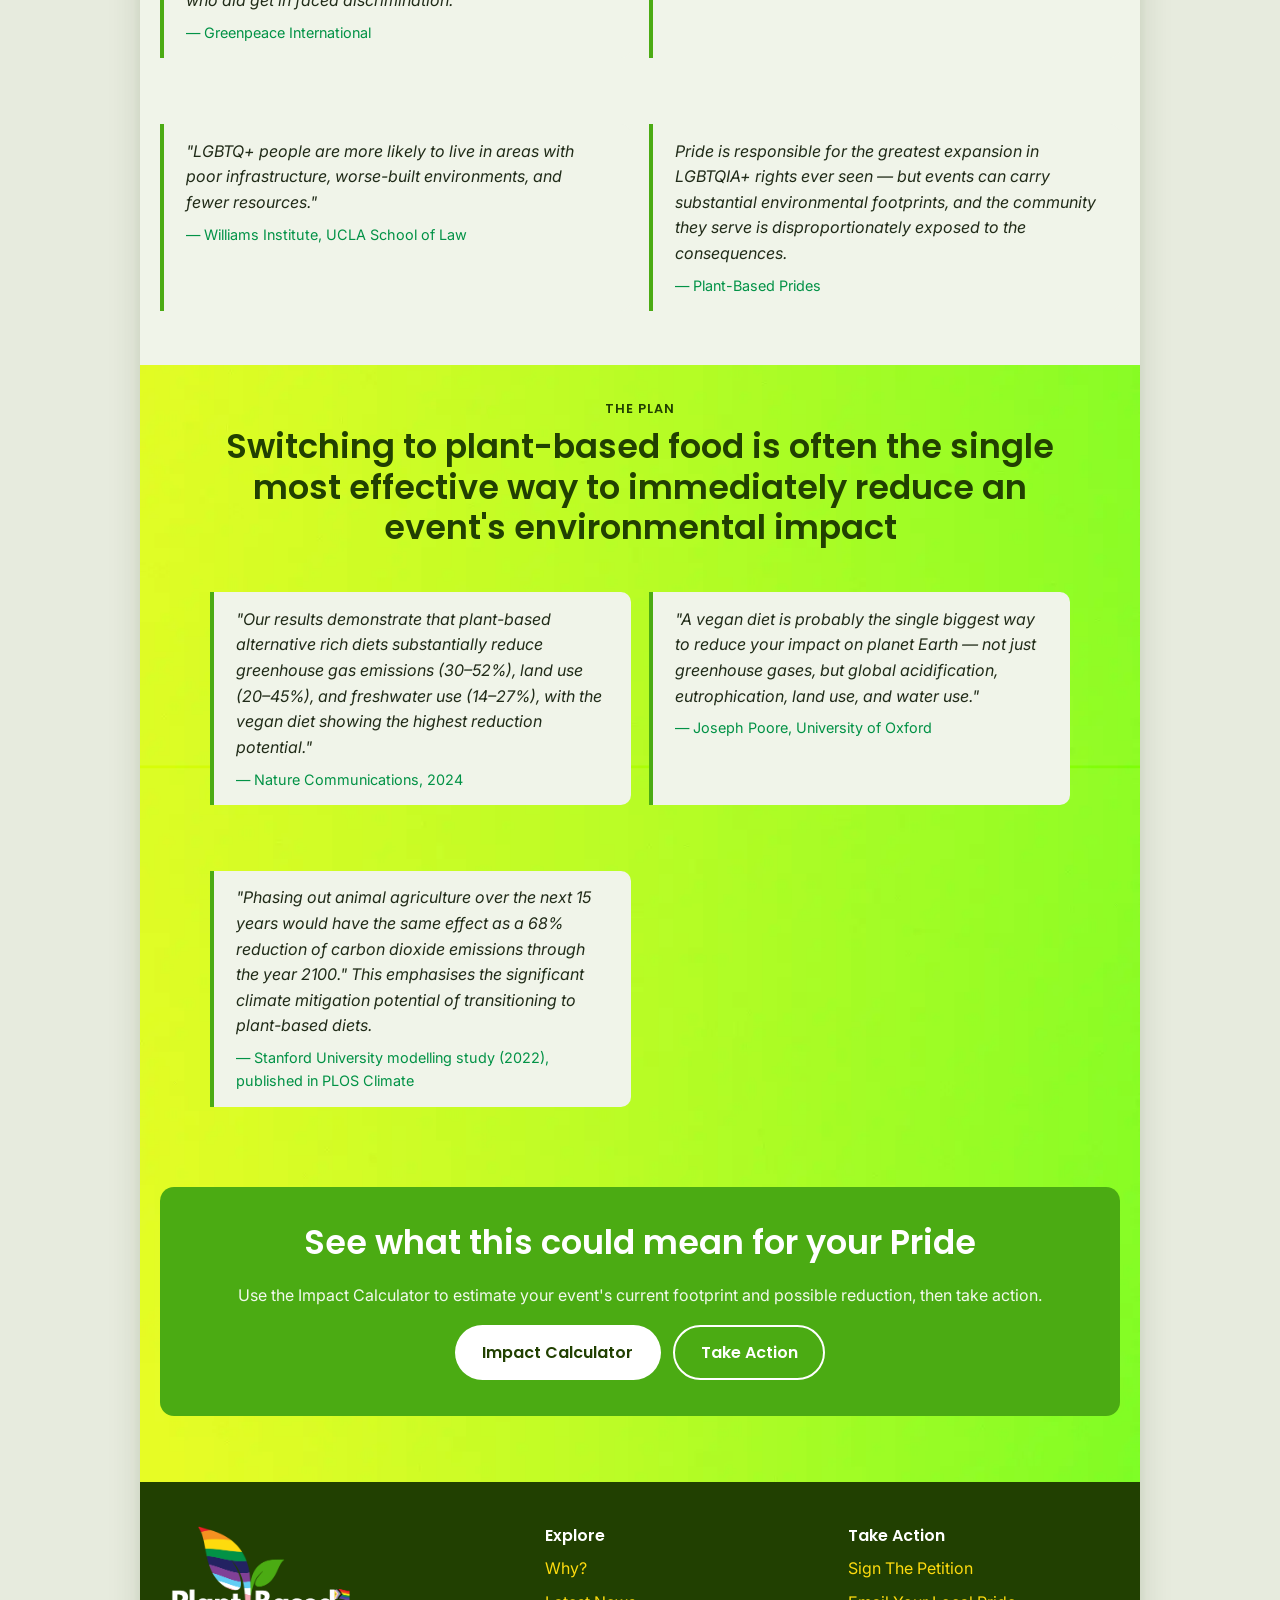
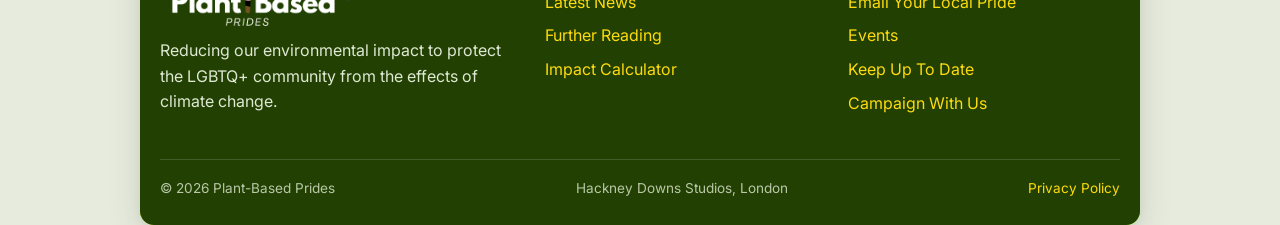
<file: why.html>
<!DOCTYPE html>
<html lang="en">
<head>
<meta charset="UTF-8" />
<meta name="viewport" content="width=device-width, initial-scale=1.0" />
<title>Why? | Plant-Based Prides</title>
<meta name="description" content="The global LGBTQ+ community is statistically at higher risk from climate change. Here's why Plant-Based Prides believes plant-based catering is one of Pride's most powerful tools to help." />
<link rel="icon" type="image/png" href="assets/images/favicon-32.png" />
<link rel="apple-touch-icon" href="assets/images/apple-touch-icon.png" />
<link rel="preconnect" href="https://fonts.googleapis.com" />
<link rel="preconnect" href="https://fonts.gstatic.com" crossorigin />
<link href="https://fonts.googleapis.com/css2?family=Poppins:wght@500;600;700&family=Inter:wght@400;500;600&display=swap" rel="stylesheet" />
<link rel="stylesheet" href="assets/css/style.css" />
</head>
<body>

<div class="page-shell">
<header class="site-header">
  <div class="pride-stripe"></div>
  <div class="nav-wrap">
    <a href="index.html" class="brand">
      <img src="assets/images/logo-text.png" alt="Plant-Based Prides" />
    </a>
    <button class="nav-toggle" aria-label="Toggle navigation" aria-expanded="false">
      <span></span><span></span><span></span>
    </button>
    <nav class="main-nav">
      <ul>
        <li><a href="index.html">Home</a></li>
        <li><a href="why.html">Why?</a></li>
        <li class="has-dropdown">
          <a class="dropdown-toggle" href="take-action.html" aria-expanded="false">Take Action <span class="chev">&#9662;</span></a>
          <ul class="dropdown-menu">
            <li><a href="https://act.plantbasedbritain.org/plant_based_prides_petition" target="_blank" rel="noopener">Sign The Petition<span class="dd-desc">Add your name to the campaign petition</span></a></li>
            <li><a href="email-your-local-pride.html">Email Your Local Pride<span class="dd-desc">Template emails, three ways to make the case</span></a></li>
            <li><a href="events.html">Events<span class="dd-desc">Pride marches, workshops and talks we're attending</span></a></li>
            <li><a href="keep-up-to-date.html">Keep Up To Date<span class="dd-desc">Join our mailing list for news and updates</span></a></li>
            <li><a href="https://act.plantbasedbritain.org/plant_based_pride_sign_up" target="_blank" rel="noopener">Campaign With Us<span class="dd-desc">Join the wider Plant-Based Prides campaign</span></a></li>
          </ul>
        </li>
        <li><a href="latest-news.html">Latest News</a></li>
        <li><a href="further-reading.html">Further Reading</a></li>
        <li><a href="impact-calculator.html">Impact Calculator</a></li>
        <li><a class="btn btn-primary btn-sm" href="https://act.plantbasedbritain.org/plant_based_prides_petition" target="_blank" rel="noopener">Sign the Petition</a></li>
      </ul>
    </nav>
  </div>
</header>

<main>

  <section class="hero">
    <div class="hero-media hero-media--why">
      <img src="assets/images/hero-home.jpg" alt="The Plant-Based Prides banner being held by 6 campaigners at Pride In London 2025, Trafalgar Square is in the background" />
    </div>
    <div class="pride-stripe"></div>
  </section>

  <section class="section-tight">
    <div class="container container-narrow text-center">
      <span class="eyebrow">Why Plant-Based Prides?</span>
      <h1>The global LGBTQ+ community is at statistically greater risk of harm from climate change.</h1>
      <p><a href="further-reading.html">Several academic studies</a> show that due to a wide range of issues - from increased rates of housing insecurity and homelessness to difficulty accessing appropriate gender-based care in disasters, among MANY others - our community is at greater risk from the harms that climate change is beginning to present.</p>
      <p><a href="further-reading.html">The science is also clear</a> that animal agriculture is the largest cause of environmental destruction, and one of the largest sources of greenhouse gas emissions, globally.</p>
      <p>As such, we believe Pride has a duty to protect the global community it represents, and in our view it is contradictory to demand equality and justice for the LGBTQ+ community while at the same time ignoring the consequences that come with providing food heavy in meat and dairy.</p>
    </div>
  </section>

  <section class="section-tight">
    <div class="container container-narrow text-center">
      <h1>Speaking up for those without a voice.</h1>
      <p>Central to much of the Pride movement's ethos is speaking up for those without a voice and fighting for the rights of marginalised communities. Although we are not a vegan movement, and understand there is an opposition to equating human and animal suffering, the systematic exploitation of animals for food when other options are available <a href="https://pmc.ncbi.nlm.nih.gov/articles/PMC11890674/">(scientifically as, or more, nutritious and healthy) </a> is at odds with this core principle.
  </section>

  <section class="section-alt">
    <div class="container">
      <div class="text-center" style="max-width:680px;margin:0 auto 30px;">
        <span class="eyebrow">The Evidence</span>
        <h2>A statistically higher risk</h2>
        <p>The LGBTQIA+ community is more likely to experience poverty, discrimination, homelessness and violence &mdash; all factors that compound the harm caused by climate-related disasters.</p>
      </div>
      <div class="quote-grid">
        <blockquote>
          "Marginalised communities such as LGBTQIA2S+ are most affected by the climate crisis because they are more likely to experience poverty, discrimination, and violence." During Hurricane Katrina, trans people were turned away from emergency shelters, and the ones who did get in faced discrimination.
          <cite>&mdash; Greenpeace International</cite>
        </blockquote>
        <blockquote>
          "Our research has demonstrated that LGBTQ+ people are disproportionately affected by disasters, both because of preexisting systemic discrimination and because of discriminatory response policies."
          <cite>&mdash; Issues in Science and Technology</cite>
        </blockquote>
        <blockquote>
          "LGBTQ+ people are more likely to live in areas with poor infrastructure, worse-built environments, and fewer resources."
          <cite>&mdash; Williams Institute, UCLA School of Law</cite>
        </blockquote>
        <blockquote>
          Pride is responsible for the greatest expansion in LGBTQIA+ rights ever seen &mdash; but events can carry substantial environmental footprints, and the community they serve is disproportionately exposed to the consequences.
          <cite>&mdash; Plant-Based Prides</cite>
        </blockquote>
      </div>
    </div>
  </section>

  <section>
    <div class="container container-narrow text-center">
      <span class="eyebrow">The Plan</span>
      <h2>Switching to plant-based food is often the single most effective way to immediately reduce an event's environmental impact</h2>
    </div>
    <div class="container" style="max-width:900px;">
      <div class="quote-grid">
        <blockquote>
          "Our results demonstrate that plant-based alternative rich diets substantially reduce greenhouse gas emissions (30&ndash;52%), land use (20&ndash;45%), and freshwater use (14&ndash;27%), with the vegan diet showing the highest reduction potential."
          <cite>&mdash; Nature Communications, 2024</cite>
        </blockquote>
        <blockquote>
          "A vegan diet is probably the single biggest way to reduce your impact on planet Earth &mdash; not just greenhouse gases, but global acidification, eutrophication, land use, and water use."
          <cite>&mdash; Joseph Poore, University of Oxford</cite>
        </blockquote>
        <blockquote>
          "Phasing out animal agriculture over the next 15 years would have the same effect as a 68% reduction of carbon dioxide emissions through the year 2100." This emphasises the significant climate mitigation potential of transitioning to plant-based diets.
          <cite>&mdash; Stanford University modelling study (2022), published in PLOS Climate</cite>
        </blockquote>
      </div>
    </div>
  </section>

  <section class="section-tight">
    <div class="container">
      <div class="cta-banner">
        <h2>See what this could mean for your Pride</h2>
        <p>Use the Impact Calculator to estimate your event's current footprint and possible reduction, then take action.</p>
        <div class="btn-group" style="justify-content:center;">
          <a href="impact-calculator.html" class="btn btn-white">Impact Calculator</a>
          <a href="take-action.html" class="btn btn-outline" style="border-color:#fff;color:#fff;">Take Action</a>
        </div>
      </div>
    </div>
  </section>

</main>

<footer class="site-footer">
  <div class="container">
    <div class="footer-grid">
      <div class="footer-brand">
        <img src="assets/images/logo-text-light.png" alt="Plant-Based Prides" />
        <p>Reducing our environmental impact to protect the LGBTQ+ community from the effects of climate change.</p>
      </div>
      <div>
        <h4>Explore</h4>
        <ul>
          <li><a href="why.html">Why?</a></li>
          <li><a href="latest-news.html">Latest News</a></li>
          <li><a href="further-reading.html">Further Reading</a></li>
          <li><a href="impact-calculator.html">Impact Calculator</a></li>
        </ul>
      </div>
      <div>
        <h4>Take Action</h4>
        <ul>
          <li><a href="https://act.plantbasedbritain.org/plant_based_prides_petition" target="_blank" rel="noopener">Sign The Petition</a></li>
          <li><a href="email-your-local-pride.html">Email Your Local Pride</a></li>
          <li><a href="events.html">Events</a></li>
          <li><a href="keep-up-to-date.html">Keep Up To Date</a></li>
          <li><a href="https://act.plantbasedbritain.org/plant_based_pride_sign_up" target="_blank" rel="noopener">Campaign With Us</a></li>
        </ul>
      </div>
    </div>
    <div class="footer-bottom">
      <span>&copy; <span id="year"></span> Plant-Based Prides</span>
      <span>Hackney Downs Studios, London</span>
      <a href="privacy-policy.html">Privacy Policy</a>
    </div>
  </div>
</footer>
</div>

<script>document.getElementById('year').textContent = new Date().getFullYear();</script>
<script src="assets/js/main.js"></script>

</body>
</html>
</file>
<file: assets/css/style.css>
/* ==========================================================================
   Plant-Based Prides — global stylesheet
   Palette sampled directly from the campaign logo:
   - Dark green   #214001  (wordmark / body headings)
   - Leaf green   #4BAB13  (primary action colour)
   - Deep green   #029246  (secondary accent / stripe)
   - Charcoal     #3D3D3D  (body text)
   Progress Pride flag colours (decorative stripe only):
   red #EE1E25, orange #F59121, yellow #FEDB0E, green #029246,
   navy #232262, purple #804096, light blue #61CDF4, pink #F7AAB6
   ========================================================================== */

:root {
  --pbp-dark-green: #214001;
  --pbp-green: #4bab13;
  --pbp-green-deep: #029246;
  --pbp-charcoal: #3d3d3d;
  --pbp-ink: #202b18;
  --pbp-bg: #fbfaf6;
  --pbp-bg-alt: #f0f4e9;
  --pbp-white: #ffffff;
  --pbp-border: #e1e5d8;

  --pbp-red: #ee1e25;
  --pbp-orange: #f59121;
  --pbp-yellow: #fedb0e;
  --pbp-navy: #232262;
  --pbp-purple: #804096;
  --pbp-lightblue: #61cdf4;
  --pbp-pink: #f7aab6;
  --pbp-brown: #934118;
  --pbp-black: #240f00;

  --pride-stripe: linear-gradient(
    90deg,
    var(--pbp-red) 0%,
    var(--pbp-orange) 11%,
    var(--pbp-yellow) 22%,
    var(--pbp-green-deep) 33%,
    var(--pbp-navy) 44%,
    var(--pbp-purple) 55%,
    var(--pbp-brown) 66%,
    var(--pbp-black) 77%,
    var(--pbp-lightblue) 88%,
    var(--pbp-pink) 100%
  );

  --font-heading: "Poppins", "Segoe UI", system-ui, sans-serif;
  --font-body: "Inter", "Segoe UI", system-ui, -apple-system, sans-serif;

  --container-width: 1000px;
  --radius: 14px;
  --shadow-soft: 0 6px 24px rgba(33, 64, 1, 0.08);
  --shadow-card: 0 2px 10px rgba(33, 64, 1, 0.07);
}

/* ---------- Reset ---------- */
* { box-sizing: border-box; }
html { scroll-behavior: smooth; }
body {
  margin: 0;
  font-family: var(--font-body);
  color: var(--pbp-charcoal);
  background: #e7ebde;
  line-height: 1.6;
  -webkit-font-smoothing: antialiased;
}

/* Boxed page shell — keeps the whole site (including hero images) capped at
   a comfortable reading width, set slightly apart from the page backdrop
   with a soft shadow. */
.page-shell {
  max-width: var(--container-width);
  margin: 0 auto;
  background-color: var(--pbp-bg);
  /* Decorative background: bg-tile.webp is bg.png stacked on top of its own
     vertical flip (so it's twice bg.png's height). Anchoring it to the top
     and repeating it vertically means the first "page" of it lines up with
     bg.png exactly (i.e. pages under ~3000px just show the top of bg.png,
     cropped at the bottom, same on every page); on taller pages it carries
     on into the mirrored half and then repeats, and because each half is a
     mirror of the last, the repeat is seamless with no visible join.
     Regenerate bg-tile.webp (see README-SITE-GUIDE.md) if bg.png changes. */
  background-image: url("../images/bg-tile.webp");
  background-repeat: repeat-y;
  background-position: top center;
  background-size: 100% auto;
  box-shadow: 0 10px 34px rgba(33, 64, 1, 0.14), 0 2px 8px rgba(33, 64, 1, 0.06);
  /* Curved corners only at the bottom — square at the top. */
  border-radius: 0 0 var(--radius) var(--radius);
  overflow: hidden;
  min-height: 100vh;
}
@media (max-width: 800px) {
  .page-shell { box-shadow: none; border-radius: 0; }
}
img { max-width: 100%; display: block; }
a { color: var(--pbp-green-deep); text-decoration: none; }
a:hover { text-decoration: underline; }
h1, h2, h3, h4 {
  font-family: var(--font-heading);
  color: var(--pbp-dark-green);
  line-height: 1.2;
  margin: 0 0 0.6em;
  font-weight: 600;
}
h1 { font-size: clamp(2rem, 4.5vw, 2.5rem); }
h2 { font-size: clamp(1.5rem, 3vw, 2.1rem); }
h3 { font-size: 1.25rem; }
p { margin: 0 0 1em; }
ul, ol { padding-left: 1.3em; }
blockquote {
  margin: 1.5em 0;
  padding: 0.9em 1.4em;
  border-left: 4px solid var(--pbp-green);
  background: var(--pbp-bg-alt);
  border-radius: 0 10px 10px 0;
  font-style: italic;
  color: var(--pbp-ink);
}
blockquote cite {
  display: block;
  margin-top: 0.5em;
  font-style: normal;
  font-size: 0.9rem;
  color: var(--pbp-green-deep);
}
code { background: var(--pbp-bg-alt); padding: 0.1em 0.4em; border-radius: 4px; }

/* ---------- Layout helpers ---------- */
.container {
  width: 100%;
  max-width: var(--container-width);
  margin: 0 auto;
  padding: 0 20px;
}
.container-narrow { max-width: 860px; }
.container-narrow { padding: 0 8px; }
section { padding: 30px 0; }
.section-alt { background: var(--pbp-bg-alt); }
.section-tight { padding: 26px 0; }
.text-center { text-align: center; }
.stack-sm > * + * { margin-top: 0.75em; }

.pride-stripe {
  height: 6px;
  width: 100%;
  background: var(--pride-stripe);
}

.eyebrow {
  display: inline-block;
  font-family: var(--font-heading);
  font-weight: 600;
  font-size: 0.8rem;
  letter-spacing: 0.08em;
  text-transform: uppercase;
  color: var(--pbp-dark-green);
  margin-bottom: 0.6em;
}

/* ---------- Buttons ---------- */
.btn {
  display: inline-flex;
  align-items: center;
  gap: 0.5em;
  font-family: var(--font-heading);
  font-weight: 600;
  font-size: 1rem;
  padding: 0.8em 1.6em;
  border-radius: 999px;
  border: 2px solid transparent;
  cursor: pointer;
  transition: transform 0.15s ease, box-shadow 0.15s ease, background 0.15s ease, color 0.15s ease;
  text-decoration: none;
}
.btn:hover { transform: translateY(-2px); text-decoration: none; }
.btn-primary {
  background: var(--pbp-green);
  color: var(--pbp-white);
  box-shadow: var(--shadow-card);
}
.btn-primary:hover { background: var(--pbp-dark-green); color: var(--pbp-white); }
.btn-outline {
  background: transparent;
  border-color: var(--pbp-dark-green);
  color: var(--pbp-dark-green);
}
.btn-outline:hover { background: var(--pbp-dark-green); color: var(--pbp-white); }
.btn-white {
  background: var(--pbp-white);
  color: var(--pbp-dark-green);
}
.btn-white:hover { background: var(--pbp-yellow); color: var(--pbp-dark-green); }
.btn-block { width: 100%; justify-content: center; }
.btn-sm { padding: 0.55em 1.1em; font-size: 0.9rem; }
.btn-group { display: flex; flex-wrap: wrap; gap: 12px; }

/* ---------- Header / Nav ---------- */
.site-header {
  position: sticky;
  top: 0;
  z-index: 100;
  background: rgba(251, 250, 246, 0.96);
  backdrop-filter: blur(6px);
  border-bottom: 1px solid var(--pbp-border);
}
.nav-wrap {
  display: flex;
  align-items: center;
  justify-content: space-between;
  padding: 6px 20px;
  max-width: var(--container-width);
  margin: 0 auto;
  gap: 16px;
}
.brand {
  display: flex;
  align-items: center;
  gap: 10px;
  flex-shrink: 0;
}
.brand img { height: 44px; width: auto; }
.brand-name { display: none; }

.nav-toggle {
  display: none;
  background: none;
  border: none;
  cursor: pointer;
  padding: 8px;
}
.nav-toggle span {
  display: block;
  width: 26px;
  height: 3px;
  margin: 5px 0;
  background: var(--pbp-dark-green);
  border-radius: 2px;
  transition: 0.2s;
}

.main-nav ul {
  list-style: none;
  display: flex;
  align-items: center;
  gap: 4px;
  margin: 0;
  padding: 0;
  flex-wrap: wrap;
}
.main-nav a {
  color: var(--pbp-dark-green);
  font-weight: 500;
  font-size: 0.96rem;
  padding: 10px 12px;
  border-radius: 8px;
  text-decoration: none;
  display: inline-block;
}
.main-nav a:hover,
.main-nav a.active {
  background: var(--pbp-bg-alt);
  color: var(--pbp-dark-green);
  text-decoration: underline;
}
.main-nav .btn-primary {
  margin-left: 6px;
  padding: 0.6em 1.3em;
  font-size: 0.92rem;
  background: var(--pbp-dark-green);
  color: var(--pbp-white);
}
.main-nav .btn-primary:hover { background: var(--pbp-green); color: var(--pbp-white); }

.has-dropdown { position: relative; }
.dropdown-toggle {
  display: inline-flex;
  align-items: center;
  gap: 4px;
  background: none;
  border: none;
  font: inherit;
  cursor: pointer;
  color: var(--pbp-dark-green);
  font-weight: 500;
  font-size: 0.96rem;
  padding: 10px 12px;
  border-radius: 8px;
}
.dropdown-toggle:hover { background: var(--pbp-bg-alt); color: var(--pbp-dark-green); text-decoration: underline; }
.dropdown-toggle .chev { transition: transform 0.15s ease; font-size: 1.35em; line-height: 1; }
.has-dropdown.open .dropdown-toggle .chev { transform: rotate(180deg); }

/* Show dropdown on hover for mouse users (desktop only); click toggle still
   works for touch/keyboard and keeps it open after the mouse leaves. */
@media (min-width: 761px) {
  .has-dropdown:hover .dropdown-menu {
    opacity: 1;
    visibility: visible;
    transform: translateY(0);
  }
  .has-dropdown:hover .dropdown-toggle .chev {
    transform: rotate(180deg);
  }
}

.dropdown-menu {
  list-style: none;
  margin: 0;
  padding: 8px;
  position: absolute;
  top: calc(100% + 6px);
  left: 0;
  min-width: 230px;
  background: var(--pbp-white);
  border: 1px solid var(--pbp-border);
  border-radius: 12px;
  box-shadow: var(--shadow-soft);
  opacity: 0;
  visibility: hidden;
  transform: translateY(6px);
  transition: opacity 0.15s ease, transform 0.15s ease, visibility 0.15s;
  z-index: 50;
}
.has-dropdown.open .dropdown-menu {
  opacity: 1;
  visibility: visible;
  transform: translateY(0);
}
.dropdown-menu li + li { margin-top: 2px; }
.dropdown-menu a {
  display: block;
  padding: 10px 12px;
  border-radius: 8px;
  font-size: 0.94rem;
  color: var(--pbp-ink);
}
.dropdown-menu a:hover { background: var(--pbp-bg-alt); color: var(--pbp-green-deep); }
.dropdown-menu .dd-desc {
  display: block;
  font-size: 0.78rem;
  color: #6b7361;
  margin-top: 2px;
  font-weight: 400;
}

/* ---------- Hero ---------- */
.hero {
  padding: 0;
  overflow: hidden;
}
.hero-media {
  position: relative;
  width: 100%;
  aspect-ratio: 16 / 7;
  overflow: hidden;

  /* ---- Easy image controls ----
     --img-x / --img-y  : focus point of the image, 0 = left/top, 1 = right/bottom, 0.5 = centered.
       NOTE: if the image's own proportions are close to the box's shape on one axis,
       there may be no room left for it to slide on that axis — nudge --img-zoom up
       a little (e.g. 1.1–1.3) to free up movement on both axes at once.
     --img-zoom : how far to zoom into the image beyond the minimum needed to fill the
       box, e.g. 1 = no extra zoom, 1.2 = 20% closer in. Also useful just to crop in
       tighter on the image generally.
     --crop-top/right/bottom/left : how much to trim off that edge, as a fraction
       from 0 (no crop) to just under 1 (e.g. 0.1 = trim 10% off that side).
     Edit the values on the .hero-media--home / .hero-media--why blocks below
     (or add a new modifier block the same way) — nothing else needs to change. */
  --img-x: 0.5;
  --img-y: 0.5;
  --img-zoom: 1;
  --crop-top: 0;
  --crop-right: 0;
  --crop-bottom: 0;
  --crop-left: 0;
}
.hero-media img {
  width: 100%;
  height: 100%;
  object-fit: cover;
  object-position: calc(var(--img-x) * 100%) calc(var(--img-y) * 100%);
  transform-origin: calc(var(--img-x) * 100%) calc(var(--img-y) * 100%);
  transform: scale(calc(var(--img-zoom) * max(
    calc(1 / (1 - var(--crop-left) - var(--crop-right))),
    calc(1 / (1 - var(--crop-top) - var(--crop-bottom)))
  )));
  clip-path: inset(
    calc(var(--crop-top) * 100%)
    calc(var(--crop-right) * 100%)
    calc(var(--crop-bottom) * 100%)
    calc(var(--crop-left) * 100%)
  );
}

/* Homepage hero image */
.hero-media--home {
  aspect-ratio: 16 / 6;
  --img-x: 0.5;
  --img-y: 0.4;
  --img-zoom: 1.0;
  --crop-top: 0;
  --crop-right: 0;
  --crop-bottom: 0;
  --crop-left: 0;
}

/* "Why?" page hero image */
.hero-media--why {
  aspect-ratio: 16 / 6;
  --img-x: 0.5;
  --img-y: 0.4;
  --img-zoom: 1.0;
  --crop-top: 0;
  --crop-right: 0;
  --crop-bottom: 0;
  --crop-left: 0;
}

.hero-media::after {
  content: "";
  position: absolute;
  inset: 0;
  background: linear-gradient(180deg, rgba(20, 35, 5, 0.15) 100%, rgba(20, 35, 5, 0.55) 500%);
  pointer-events: none; /* let clicks pass through to links in .hero-caption */
}
.hero-caption {
  position: absolute;
  bottom: 0;
  left: 0;
  right: 0;
  padding: 28px 24px 32px;
  color: var(--pbp-white);
  text-align: center;
}
.hero-caption .container { padding: 0; max-width: var(--container-width); margin: 0 auto; }
.hero-tagline {
  font-family: var(--font-heading);
  font-size: clamp(1.1rem, 2.6vw, 1.5rem);
  font-weight: 600;
  max-width: 780px;
  margin: 0 auto;
  color: #ffffff;
  text-shadow: 0 2px 10px rgba(0, 0, 0, 0.35);
}
.hero-tagline a {
  color: var(--pbp-yellow);
  text-decoration: underline;
  pointer-events: auto;
  position: relative;
  z-index: 1;
}

.page-hero {
  padding: 64px 0 40px;
  text-align: center;
  background: var(--pbp-bg-alt);
}
.page-hero p { max-width: 640px; margin: 0 auto; color: var(--pbp-ink); }
.page-hero.with-image { padding: 0; text-align: left; }

/* ---------- Cards / grids ---------- */
.grid {
  display: grid;
  gap: 24px;
}
.grid-2 { grid-template-columns: repeat(2, 1fr); }
.grid-3 { grid-template-columns: repeat(3, 1fr); }

.card {
  background: var(--pbp-white);
  border: 1px solid var(--pbp-border);
  border-radius: var(--radius);
  padding: 28px;
  box-shadow: var(--shadow-card);
}
.card h3 { margin-bottom: 0.4em; }
.card .icon {
  width: 46px;
  height: 46px;
  border-radius: 12px;
  background: var(--pbp-bg-alt);
  display: flex;
  align-items: center;
  justify-content: center;
  font-size: 1.4rem;
  margin-bottom: 14px;
}

.quote-grid { display: grid; gap: 18px; grid-template-columns: repeat(2, 1fr); }

/* ---------- Tabs (calculator % / email templates) ---------- */
.tabs {
  display: flex;
  gap: 8px;
  flex-wrap: wrap;
  border-bottom: 2px solid var(--pbp-border);
  margin-bottom: 24px;
}
.tab-btn {
  font-family: var(--font-heading);
  font-weight: 600;
  font-size: 0.95rem;
  background: none;
  border: none;
  padding: 12px 18px;
  cursor: pointer;
  color: #6b7361;
  border-bottom: 3px solid transparent;
  margin-bottom: -2px;
  transition: color 0.15s ease, border-color 0.15s ease;
}
.tab-btn:hover { color: var(--pbp-green-deep); }
.tab-btn.active {
  color: var(--pbp-dark-green);
  border-bottom-color: var(--pbp-green);
}
.tab-panel { display: none; }
.tab-panel.active { display: block; animation: fadeIn 0.2s ease; }
@keyframes fadeIn { from { opacity: 0; } to { opacity: 1; } }

/* ---------- Forms / Calculator ---------- */
.calc-card {
  background: var(--pbp-white);
  border: 1px solid var(--pbp-border);
  border-radius: var(--radius);
  padding: 28px;
  box-shadow: var(--shadow-soft);
}
.field { margin-bottom: 20px; }
.field label {
  display: block;
  font-weight: 600;
  color: var(--pbp-dark-green);
  margin-bottom: 6px;
  font-size: 0.95rem;
}
.field input[type="number"],
.field select,
.field textarea {
  width: 100%;
  padding: 11px 13px;
  border: 1.5px solid var(--pbp-border);
  border-radius: 9px;
  font-size: 1rem;
  font-family: var(--font-body);
  background: var(--pbp-bg);
  color: var(--pbp-ink);
}
.field input[type="number"]:focus,
.field select:focus,
.field textarea:focus {
  outline: none;
  border-color: var(--pbp-green);
}
.field input[type="range"] {
  width: 100%;
  accent-color: var(--pbp-green);
}
.range-value {
  text-align: right;
  font-weight: 600;
  color: var(--pbp-green-deep);
  font-size: 0.9rem;
}
.field-hint {
  font-size: 0.85rem;
  color: #6b7361;
  margin-top: 6px;
}

.results-panel {
  margin-top: 26px;
  padding: 24px;
  border-radius: var(--radius);
  background: var(--pbp-bg-alt);
  border-left: 5px solid var(--pbp-green);
}
.results-panel.empty { color: #6b7361; font-style: italic; }
.stat-grid {
  display: grid;
  gap: 16px;
  grid-template-columns: repeat(3, 1fr);
  margin: 18px 0;
}
.stat {
  background: var(--pbp-white);
  border-radius: 10px;
  padding: 16px;
  text-align: center;
  border: 1px solid var(--pbp-border);
}
.stat .stat-value {
  display: block;
  font-family: var(--font-heading);
  font-size: 1.5rem;
  font-weight: 700;
  color: var(--pbp-green-deep);
}
.stat .stat-label {
  font-size: 0.8rem;
  color: #6b7361;
  text-transform: uppercase;
  letter-spacing: 0.03em;
}
.equivalents {
  font-style: italic;
  color: var(--pbp-ink);
}

/* ---------- Email template box ---------- */
.email-box {
  background: var(--pbp-bg);
  border: 1.5px dashed var(--pbp-green-deep);
  border-radius: var(--radius);
  padding: 22px 24px;
  white-space: pre-wrap;
  font-family: "Courier New", ui-monospace, monospace;
  font-size: 0.92rem;
  line-height: 1.7;
  color: var(--pbp-ink);
  max-height: 480px;
  overflow-y: auto;
}
.copy-row {
  display: flex;
  justify-content: flex-end;
  margin-bottom: 10px;
}
.copy-feedback {
  font-size: 0.85rem;
  color: var(--pbp-green-deep);
  font-weight: 600;
  margin-left: 10px;
  opacity: 0;
  transition: opacity 0.2s ease;
}
.copy-feedback.show { opacity: 1; }

/* ---------- Events ---------- */
.event-card {
  display: flex;
  gap: 20px;
  background: var(--pbp-white);
  border: 1px solid var(--pbp-border);
  border-radius: var(--radius);
  padding: 22px;
  box-shadow: var(--shadow-card);
}
.event-date {
  flex-shrink: 0;
  width: 84px;
  text-align: center;
  background: var(--pbp-bg-alt);
  border-radius: 10px;
  padding: 12px 6px;
  font-family: var(--font-heading);
}
.event-date .day { display: block; font-size: 1.6rem; font-weight: 700; color: var(--pbp-green-deep); line-height: 1; }
.event-date .month { display: block; font-size: 0.8rem; text-transform: uppercase; color: var(--pbp-dark-green); margin-top: 4px; }
.event-date .year { display: block; font-size: 0.72rem; color: #6b7361; }
.event-body h3 { margin-bottom: 0.2em; }
.event-meta { font-size: 0.88rem; color: #6b7361; margin-bottom: 0.5em; }
.event-empty {
  text-align: center;
  padding: 48px 24px;
  color: #6b7361;
  border: 1.5px dashed var(--pbp-border);
  border-radius: var(--radius);
}

/* ---------- Further reading ---------- */
.source-list { list-style: none; padding: 0; margin: 0; }
.source-list li {
  padding: 14px 0;
  border-bottom: 1px solid var(--pbp-border);
}
.source-list li:last-child { border-bottom: none; }
.source-list a { font-weight: 600; }
.source-list .src-note { display: block; font-size: 0.87rem; color: #6b7361; margin-top: 2px; }

/* ---------- Footer ---------- */
.site-footer {
  background: var(--pbp-dark-green);
  color: #dfe8d3;
  padding: 44px 0 26px;
  margin-top: 40px;
}
.site-footer a { color: var(--pbp-yellow); }
.footer-grid {
  display: grid;
  grid-template-columns: 1.3fr 1fr 1fr;
  gap: 32px;
  margin-bottom: 28px;
}
.footer-grid h4 { color: var(--pbp-white); font-size: 1rem; margin-bottom: 0.7em; }
.footer-grid ul { list-style: none; padding: 0; margin: 0; }
.footer-grid li { margin-bottom: 8px; }
.footer-brand img { height: 100px; margin-bottom: 12px; }
.footer-bottom {
  border-top: 1px solid rgba(255, 255, 255, 0.15);
  padding-top: 18px;
  font-size: 0.85rem;
  color: #b9c7a8;
  display: flex;
  justify-content: space-between;
  flex-wrap: wrap;
  gap: 10px;
}

/* ---------- Utility banner ---------- */
.cta-banner {
  background: var(--pbp-green);
  color: var(--pbp-white);
  border-radius: var(--radius);
  padding: 36px;
  text-align: center;
}
.cta-banner h2 { color: var(--pbp-white); }
.cta-banner p { color: rgba(255, 255, 255, 0.92); }

/* ---------- Responsive ---------- */
@media (max-width: 860px) {
  .grid-3 { grid-template-columns: 1fr; }
  .grid-2 { grid-template-columns: 1fr; }
  .quote-grid { grid-template-columns: 1fr; }
  .footer-grid { grid-template-columns: 1fr 1fr; }
  .stat-grid { grid-template-columns: 1fr; }
}

@media (max-width: 760px) {
  .nav-toggle { display: block; }
  .main-nav {
    display: none;
    position: absolute;
    top: 100%;
    left: 0;
    right: 0;
    background: var(--pbp-white);
    border-bottom: 1px solid var(--pbp-border);
    box-shadow: var(--shadow-soft);
  }
  .main-nav.open { display: block; }
  .main-nav ul { flex-direction: column; align-items: stretch; padding: 10px; gap: 0; }
  .main-nav a { padding: 12px 14px; }
  .main-nav .btn-primary { margin: 8px 14px 4px; text-align: center; justify-content: center; }
  .has-dropdown .dropdown-menu {
    position: static;
    box-shadow: none;
    border: none;
    opacity: 1;
    visibility: visible;
    transform: none;
    display: none;
    padding-left: 10px;
  }
  .has-dropdown.open .dropdown-menu { display: block; }
  .dropdown-toggle { width: 100%; justify-content: space-between; }
  .footer-grid { grid-template-columns: 1fr; }
  .event-card { flex-direction: column; }
  .event-date { width: 100%; display: flex; align-items: center; justify-content: center; gap: 6px; }
}

@media (max-width: 600px) {
  section { padding: 32px 0; }
  .card { padding: 20px; }
  .calc-card { padding: 20px; }
}

/* ---------- Forced mobile nav ----------
   main.js measures whether the nav items (including the Sign the Petition
   button) wrap onto a second line. If they do — even above the 760px
   breakpoint above, e.g. because of a long page title or a narrower browser
   window that isn't quite mobile-width — it adds "force-mobile-nav" to
   .site-header, which switches on the same collapsed/hamburger layout as
   the @media (max-width: 760px) block above. Keep these two in sync if you
   change one. */
.site-header.force-mobile-nav .nav-toggle { display: block; }
.site-header.force-mobile-nav .main-nav {
  display: none;
  position: absolute;
  top: 100%;
  left: 0;
  right: 0;
  background: var(--pbp-white);
  border-bottom: 1px solid var(--pbp-border);
  box-shadow: var(--shadow-soft);
}
.site-header.force-mobile-nav .main-nav.open { display: block; }
.site-header.force-mobile-nav .main-nav ul { flex-direction: column; align-items: stretch; padding: 10px; gap: 0; }
.site-header.force-mobile-nav .main-nav a { padding: 12px 14px; }
.site-header.force-mobile-nav .main-nav .btn-primary { margin: 8px 14px 4px; text-align: center; justify-content: center; }
.site-header.force-mobile-nav .has-dropdown .dropdown-menu {
  position: static;
  box-shadow: none;
  border: none;
  opacity: 1;
  visibility: visible;
  transform: none;
  display: none;
  padding-left: 10px;
}
.site-header.force-mobile-nav .has-dropdown.open .dropdown-menu { display: block; }
.site-header.force-mobile-nav .dropdown-toggle { width: 100%; justify-content: space-between; }

/* ---------- Newsletter signup (Brevo embed) ----------
   Brevo's own embed code ships with a lot of inline styles for its default
   look (white box, Helvetica, blue-grey button). Rather than hand-edit that
   markup — which would need redoing every time the form is regenerated in
   Brevo — these rules override it to match the site instead. They use
   !important because they're fighting inline styles on purpose; if you ever
   paste in a fresh embed snippet from Brevo, wrap it in a
   <div class="newsletter-embed"> as usual and this file doesn't need to
   change. Selectors are written against Brevo's class names/structure as of
   when this was added — if a future embed's structure differs, some of
   these may need re-checking. */
.newsletter-embed .sib-form {
  background-image: none !important;
  text-align: left !important;
  padding: 0 !important;
}
.newsletter-embed #sib-form-container {
  padding: 0 !important;
}
.newsletter-embed #sib-container {
  /* Brevo's own stylesheet sets this element to display:inline-block with
     width:100%, and margin:auto has no centering effect on inline-block
     boxes (that trick only works on block-level ones) — which is why this
     wasn't centering. Forcing it back to a block fixes that. */
  display: block !important;
  width: 100% !important;
  max-width: 560px !important;
  margin: 0 auto !important;
  background: var(--pbp-white) !important;
  border: 1px solid var(--pbp-border) !important;
  border-radius: var(--radius) !important;
  box-shadow: var(--shadow-soft);
  padding: 28px !important;
  text-align: left !important;
  box-sizing: border-box;
}
.newsletter-embed #sib-form > div:nth-of-type(1) .sib-form-block p {
  font-family: var(--font-heading) !important;
  font-size: 1.4rem !important;
  font-weight: 600 !important;
  color: var(--pbp-dark-green) !important;
  margin: 0 !important;
}
.newsletter-embed #sib-form > div:nth-of-type(2) .sib-form-block p {
  font-family: var(--font-body) !important;
  font-size: 1rem !important;
  font-weight: 400 !important;
  color: var(--pbp-charcoal) !important;
  margin: 0 !important;
}
.newsletter-embed .entry__label {
  font-family: var(--font-body) !important;
  font-weight: 600 !important;
  color: var(--pbp-dark-green) !important;
  font-size: 0.95rem !important;
}
.newsletter-embed input.input {
  width: 100%;
  padding: 11px 13px !important;
  border: 1.5px solid var(--pbp-border) !important;
  border-radius: 9px !important;
  font-size: 1rem !important;
  font-family: var(--font-body) !important;
  background: var(--pbp-bg) !important;
  color: var(--pbp-ink) !important;
  box-sizing: border-box;
}
.newsletter-embed input.input:focus {
  outline: none;
  border-color: var(--pbp-green) !important;
}
.newsletter-embed .entry__specification {
  font-family: var(--font-body) !important;
  color: #6b7361 !important;
  font-size: 0.85rem !important;
}
.newsletter-embed .entry_mcq p {
  font-family: var(--font-body) !important;
  color: var(--pbp-charcoal) !important;
  font-size: 0.95rem !important;
  margin: 0 !important;
}
.newsletter-embed .sib-form-block__button {
  font-family: var(--font-heading) !important;
  font-weight: 600 !important;
  font-size: 1rem !important;
  padding: 0.8em 1.6em !important;
  border-radius: 999px !important;
  border: 2px solid transparent !important;
  background: var(--pbp-green) !important;
  color: var(--pbp-white) !important;
  width: 100%;
  display: inline-flex !important;
  align-items: center;
  justify-content: center;
  gap: 0.5em;
  cursor: pointer;
  transition: transform 0.15s ease, background 0.15s ease;
}
.newsletter-embed .sib-form-block__button:hover {
  background: var(--pbp-dark-green) !important;
  transform: translateY(-2px);
}
/* The submit button's loading-spinner SVG has no width/height of its own —
   it's normally sized and hidden by Brevo's external sib-styles.css. That
   stylesheet is served from sibforms.com, a domain ad-blockers (uBlock
   Origin, Brave, Firefox strict mode, etc.) commonly block, which would
   otherwise leave the icon rendering at its raw ~500px viewBox size and
   blowing the button up into a huge circle. Hiding it outright here means
   the button looks right regardless of whether that stylesheet loads. */
.newsletter-embed .sib-form-block__button svg {
  display: none !important;
}
/* Likewise, the checkbox's visual "tick" styling comes from sib-styles.css.
   If that fails to load, fall back to a plain native checkbox rather than
   an unstyled/invisible one. Harmless when the stylesheet does load, since
   Brevo's CSS visually hides the native input in that case anyway. */
.newsletter-embed input#OPT_IN {
  width: 16px !important;
  height: 16px !important;
  accent-color: var(--pbp-green) !important;
  vertical-align: middle;
  margin-right: 6px !important;
}
/* Anti-spam honeypot field: meant to be invisible (bots fill it, real people
   never see it), normally hidden via sib-styles.css's .input--hidden class.
   Hiding it explicitly here too means a real visitor never sees a stray
   empty box and risks accidentally filling it in, which would otherwise
   cause Brevo to silently discard their genuine signup as spam. */
.newsletter-embed input[name="email_address_check"] {
  display: none !important;
}
.newsletter-embed .sib-form-message-panel {
  font-family: var(--font-body) !important;
  border-radius: var(--radius) !important;
  max-width: 560px !important;
  margin: 0 auto 12px !important;
}
.newsletter-embed .sib-form-message-panel__text {
  text-align: center !important;
  display: flex !important;
  align-items: center;
  justify-content: center;
  gap: 8px;
}
.newsletter-note {
  max-width: 560px;
  margin: 12px auto 0;
  font-size: 0.85rem;
  color: #6b7361;
  text-align: center;
}
.newsletter-note a { color: var(--pbp-green-deep); }

/* ---------- Latest News ---------- */
.eyebrow-link {
  color: inherit;
  text-decoration: none;
}
.eyebrow-link:hover { text-decoration: underline; }

.news-grid {
  display: grid;
  grid-template-columns: repeat(3, 1fr);
  gap: 24px;
}
.news-card {
  display: flex;
  flex-direction: column;
  background: var(--pbp-white);
  border: 1px solid var(--pbp-border);
  border-radius: var(--radius);
  box-shadow: var(--shadow-card);
  overflow: hidden;
  color: inherit;
  text-decoration: none;
  transition: transform 0.15s ease, box-shadow 0.15s ease;
}
.news-card:hover {
  transform: translateY(-3px);
  box-shadow: var(--shadow-soft);
}
.news-card-image {
  aspect-ratio: 16 / 10;
  background: var(--pbp-bg-alt);
  overflow: hidden;
}
.news-card-image img {
  width: 100%;
  height: 100%;
  object-fit: cover;
  display: block;
}
.news-card-image--placeholder {
  background: linear-gradient(135deg, var(--pbp-bg-alt), var(--pbp-border));
}
.news-card-body {
  padding: 20px;
  display: flex;
  flex-direction: column;
  flex: 1;
}
.news-card-date {
  font-family: var(--font-heading);
  font-size: 0.78rem;
  font-weight: 600;
  letter-spacing: 0.04em;
  text-transform: uppercase;
  color: var(--pbp-green-deep);
  margin-bottom: 0.5em;
}
.news-card-body h3 { margin: 0 0 0.4em; color: var(--pbp-dark-green); }
.news-card-body p { color: var(--pbp-charcoal); margin: 0; flex: 1; }
.news-card-link {
  display: inline-block;
  margin-top: 14px;
  font-family: var(--font-heading);
  font-weight: 600;
  font-size: 0.9rem;
  color: var(--pbp-green-deep);
}

.article-image {
  width: 100%;
  height: auto;
  border-radius: var(--radius);
  margin: 8px 0 28px;
}
.article-body p { margin: 0 0 1.1em; color: var(--pbp-ink); }
.article-body p:last-child { margin-bottom: 0; }
#articleDate {
  font-family: var(--font-heading);
  font-size: 0.85rem;
  font-weight: 600;
  color: #6b7361;
  margin: 0 auto;
}

/* ---------- Article inline images (dispersed through the body) ----------
   Shown on their own horizontal band, full-width, with text above and
   below rather than wrapped alongside — same treatment on desktop and
   mobile, so there's no separate mobile override needed here. */
.article-inline-image {
  margin: 24px 0;
  max-width: 100%;
}
.article-inline-image img {
  width: 100%;
  display: block;
  border-radius: var(--radius);
  box-shadow: var(--shadow-card);
}
.article-inline-image figcaption {
  margin-top: 8px;
  font-family: var(--font-body);
  font-size: 0.82rem;
  font-style: italic;
  color: #6b7361;
  line-height: 1.4;
}

@media (max-width: 900px) {
  .news-grid { grid-template-columns: repeat(2, 1fr); }
}
@media (max-width: 620px) {
  .news-grid { grid-template-columns: 1fr; }
}
</file>
